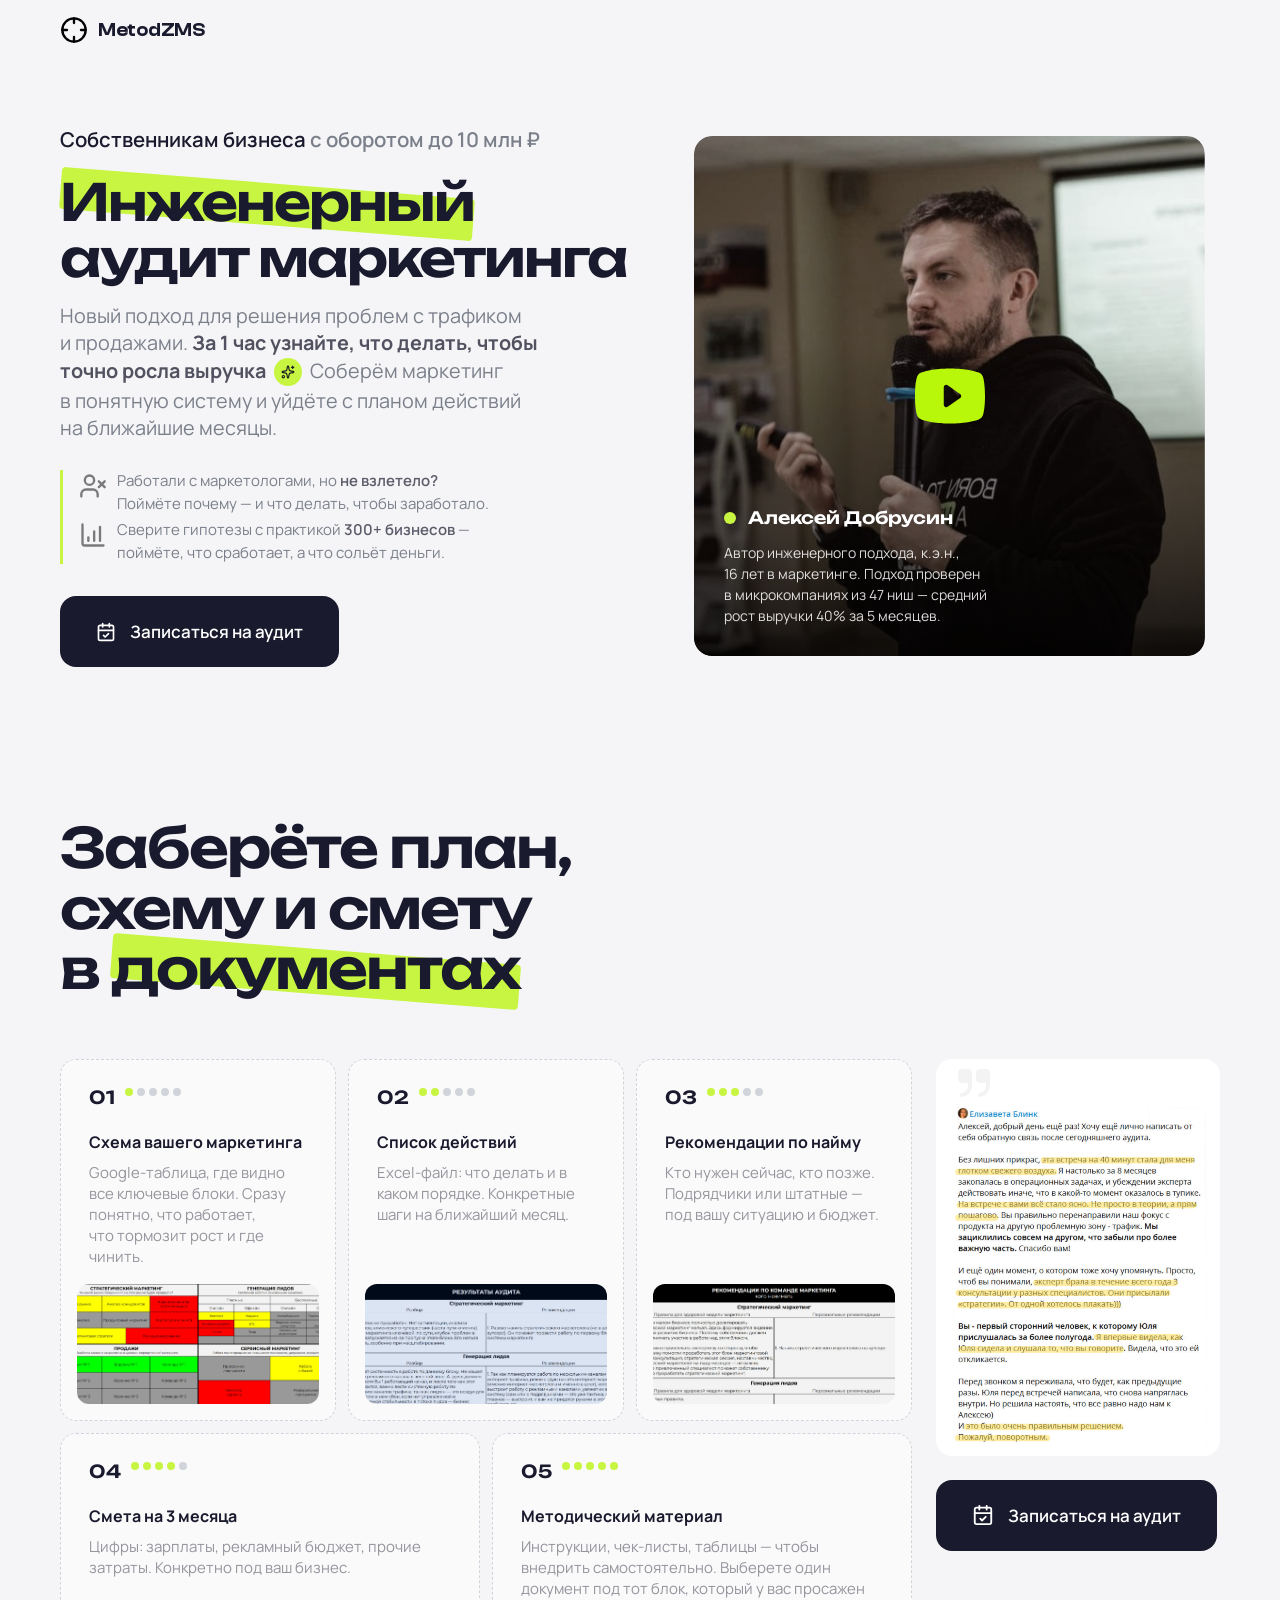
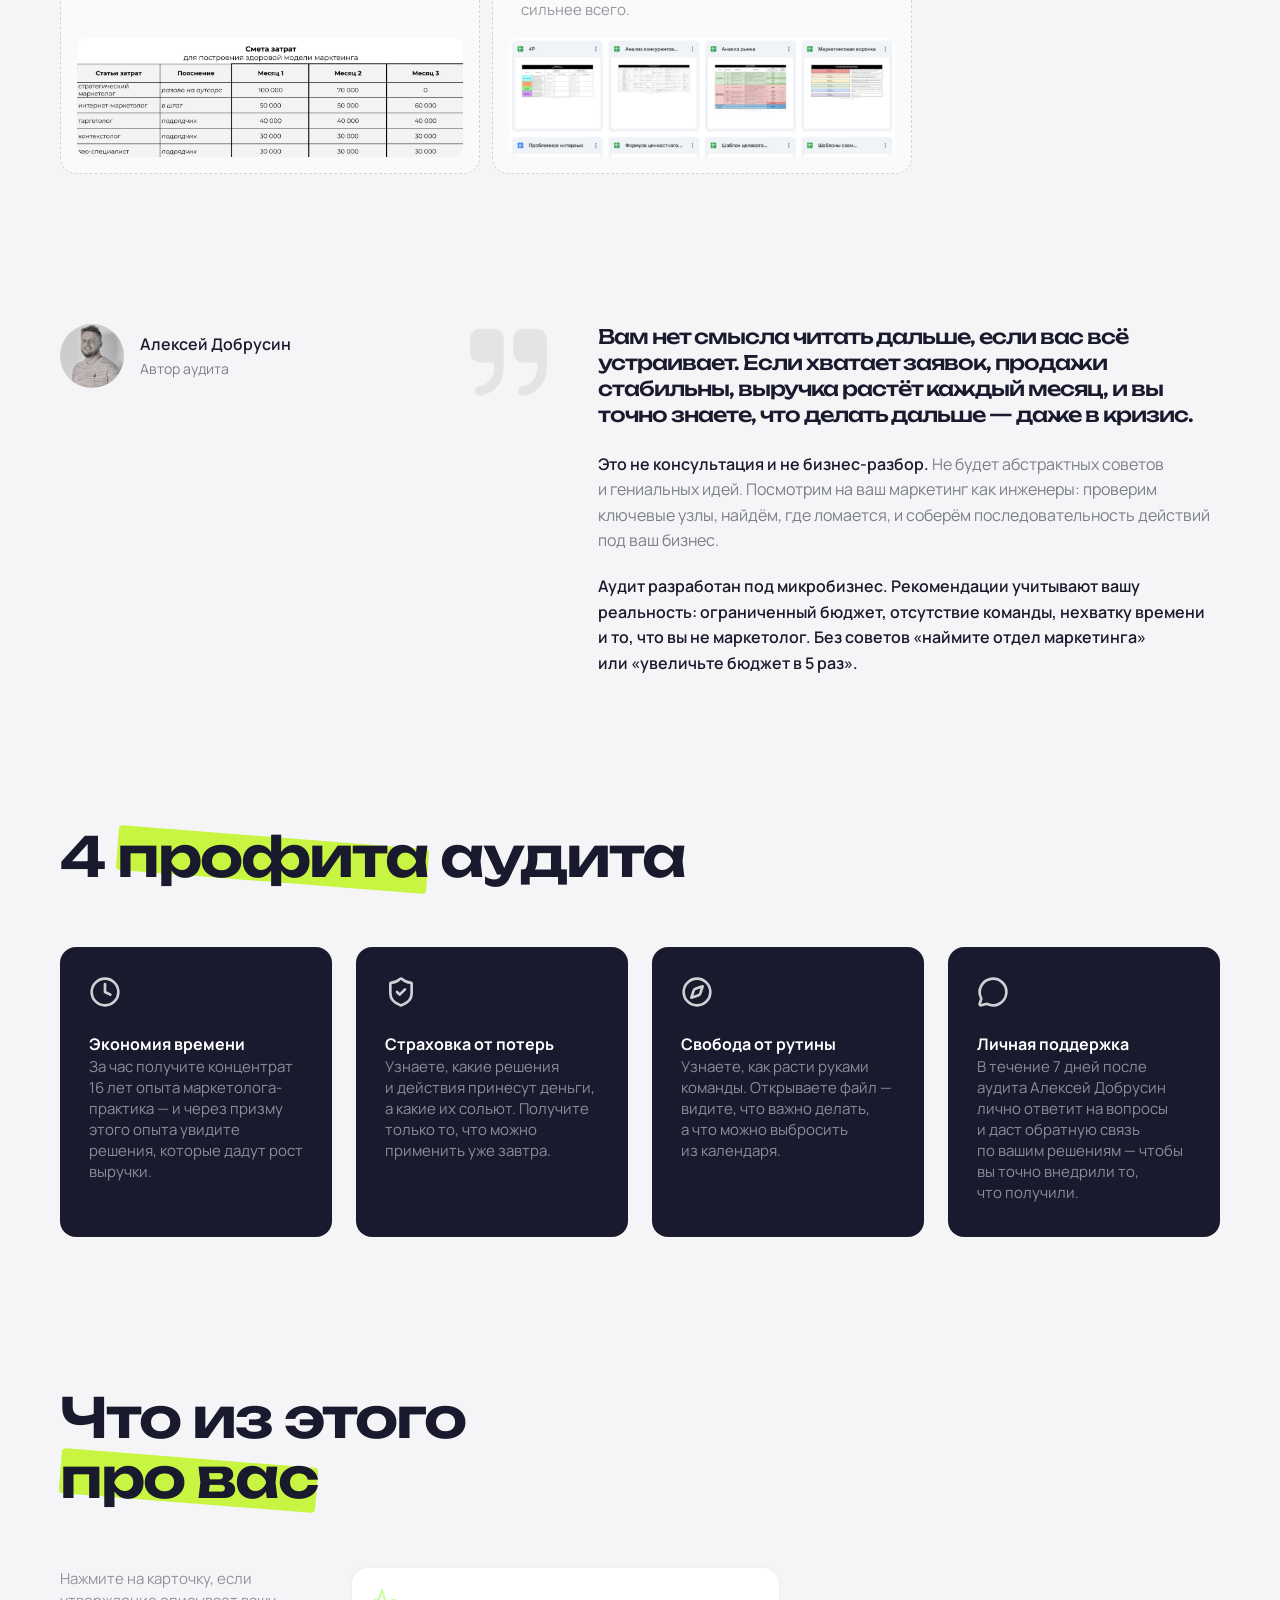
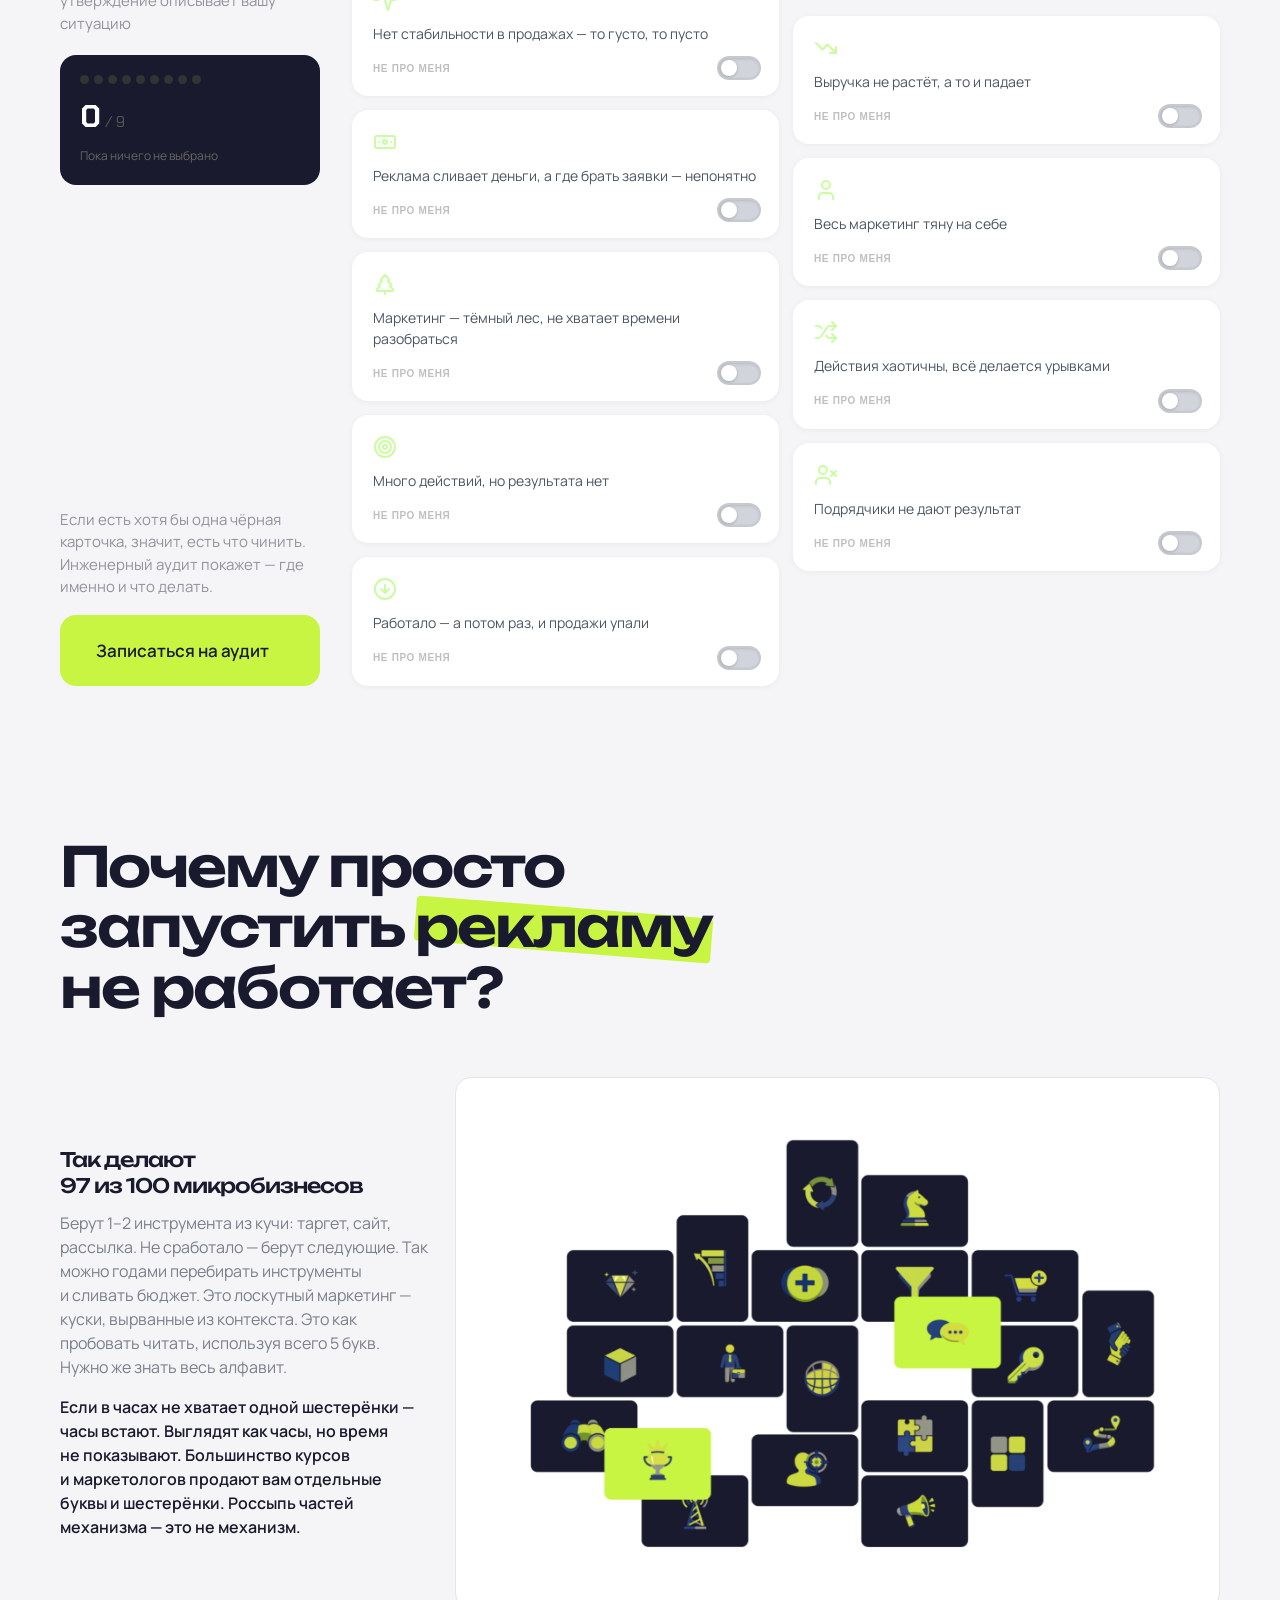
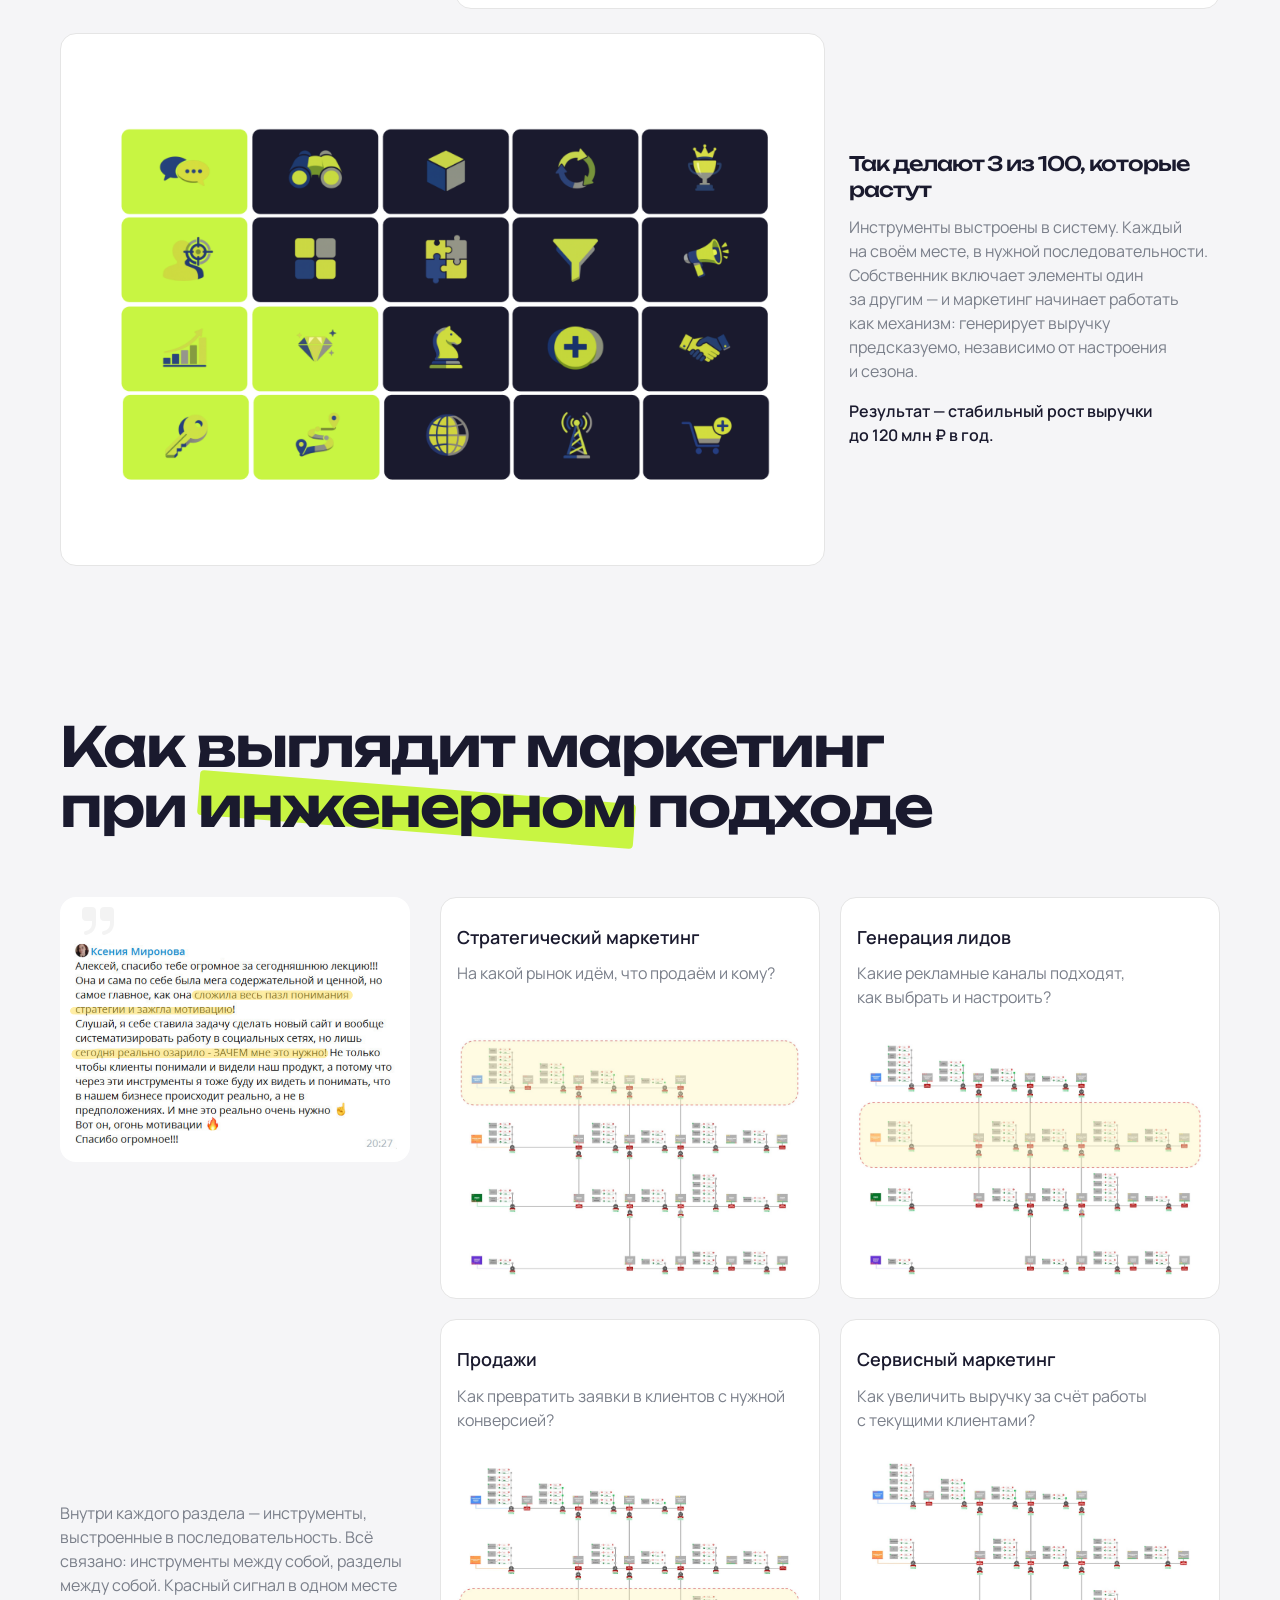
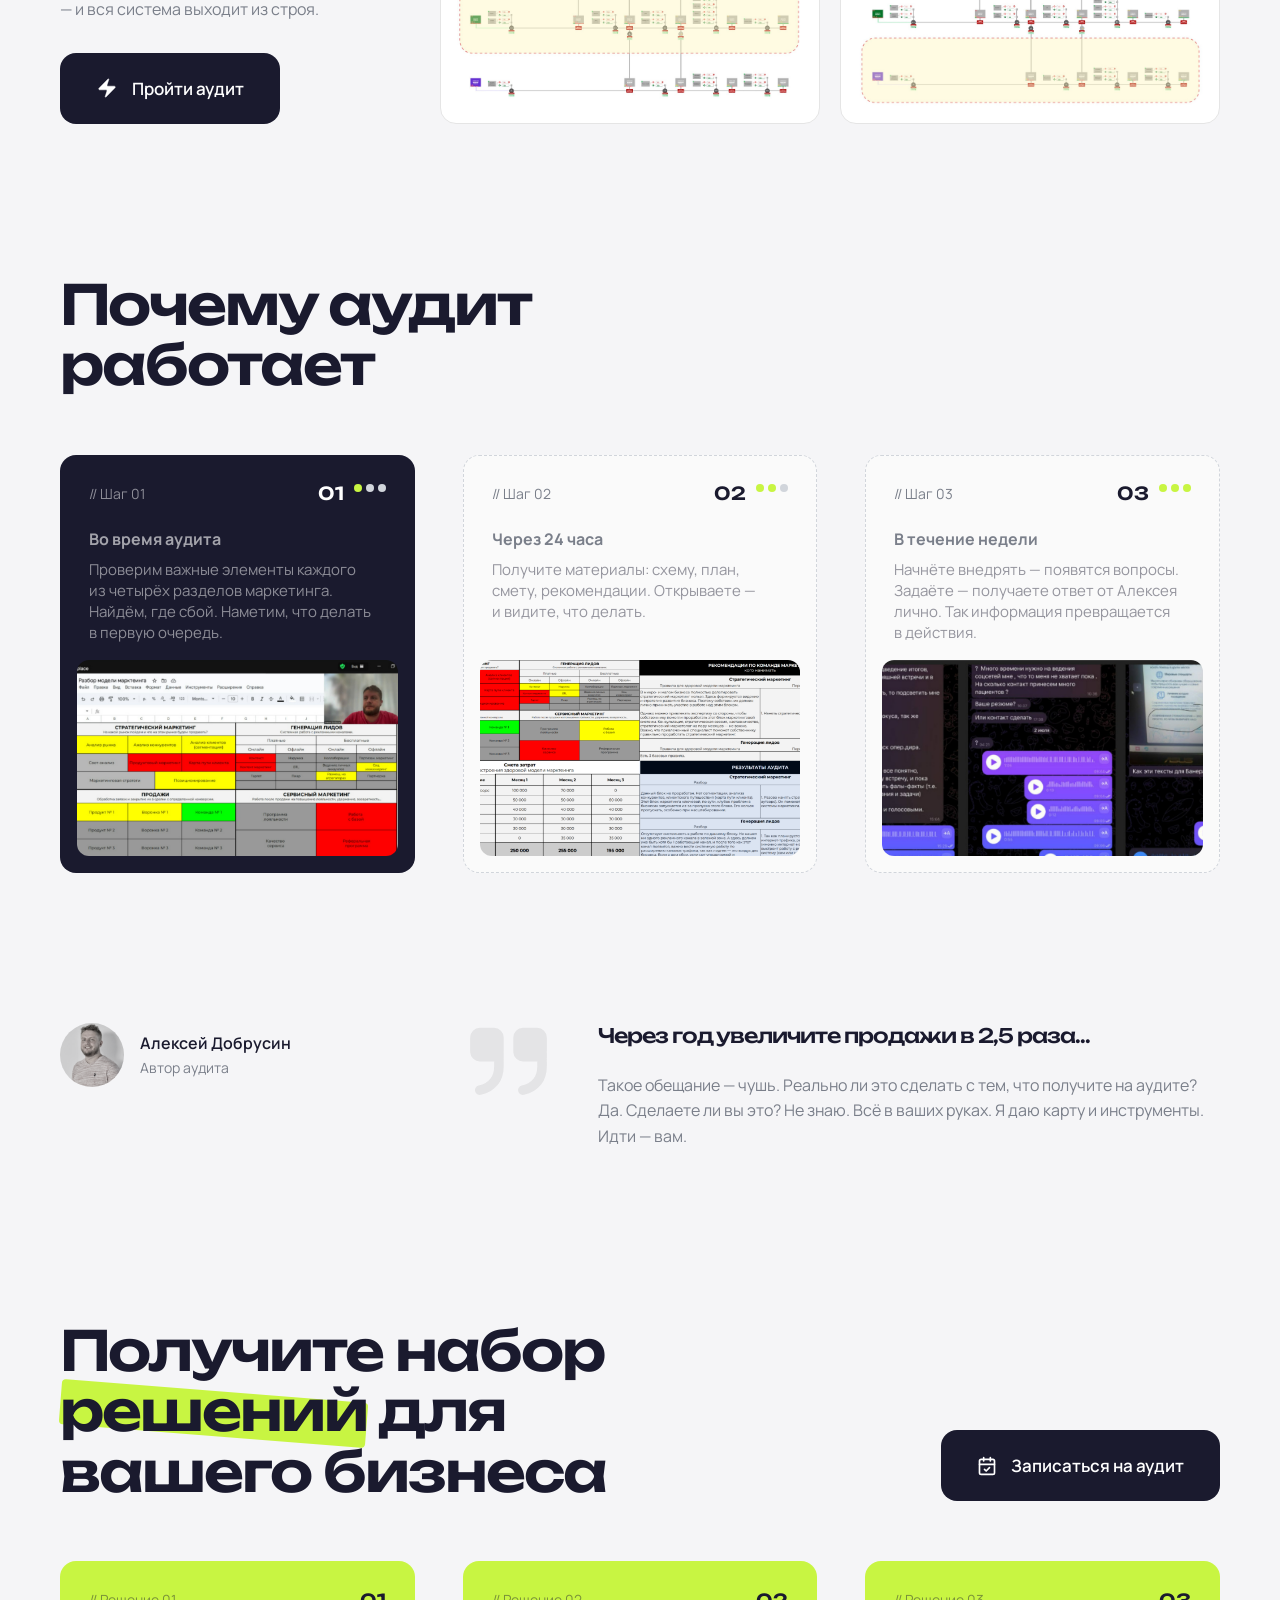
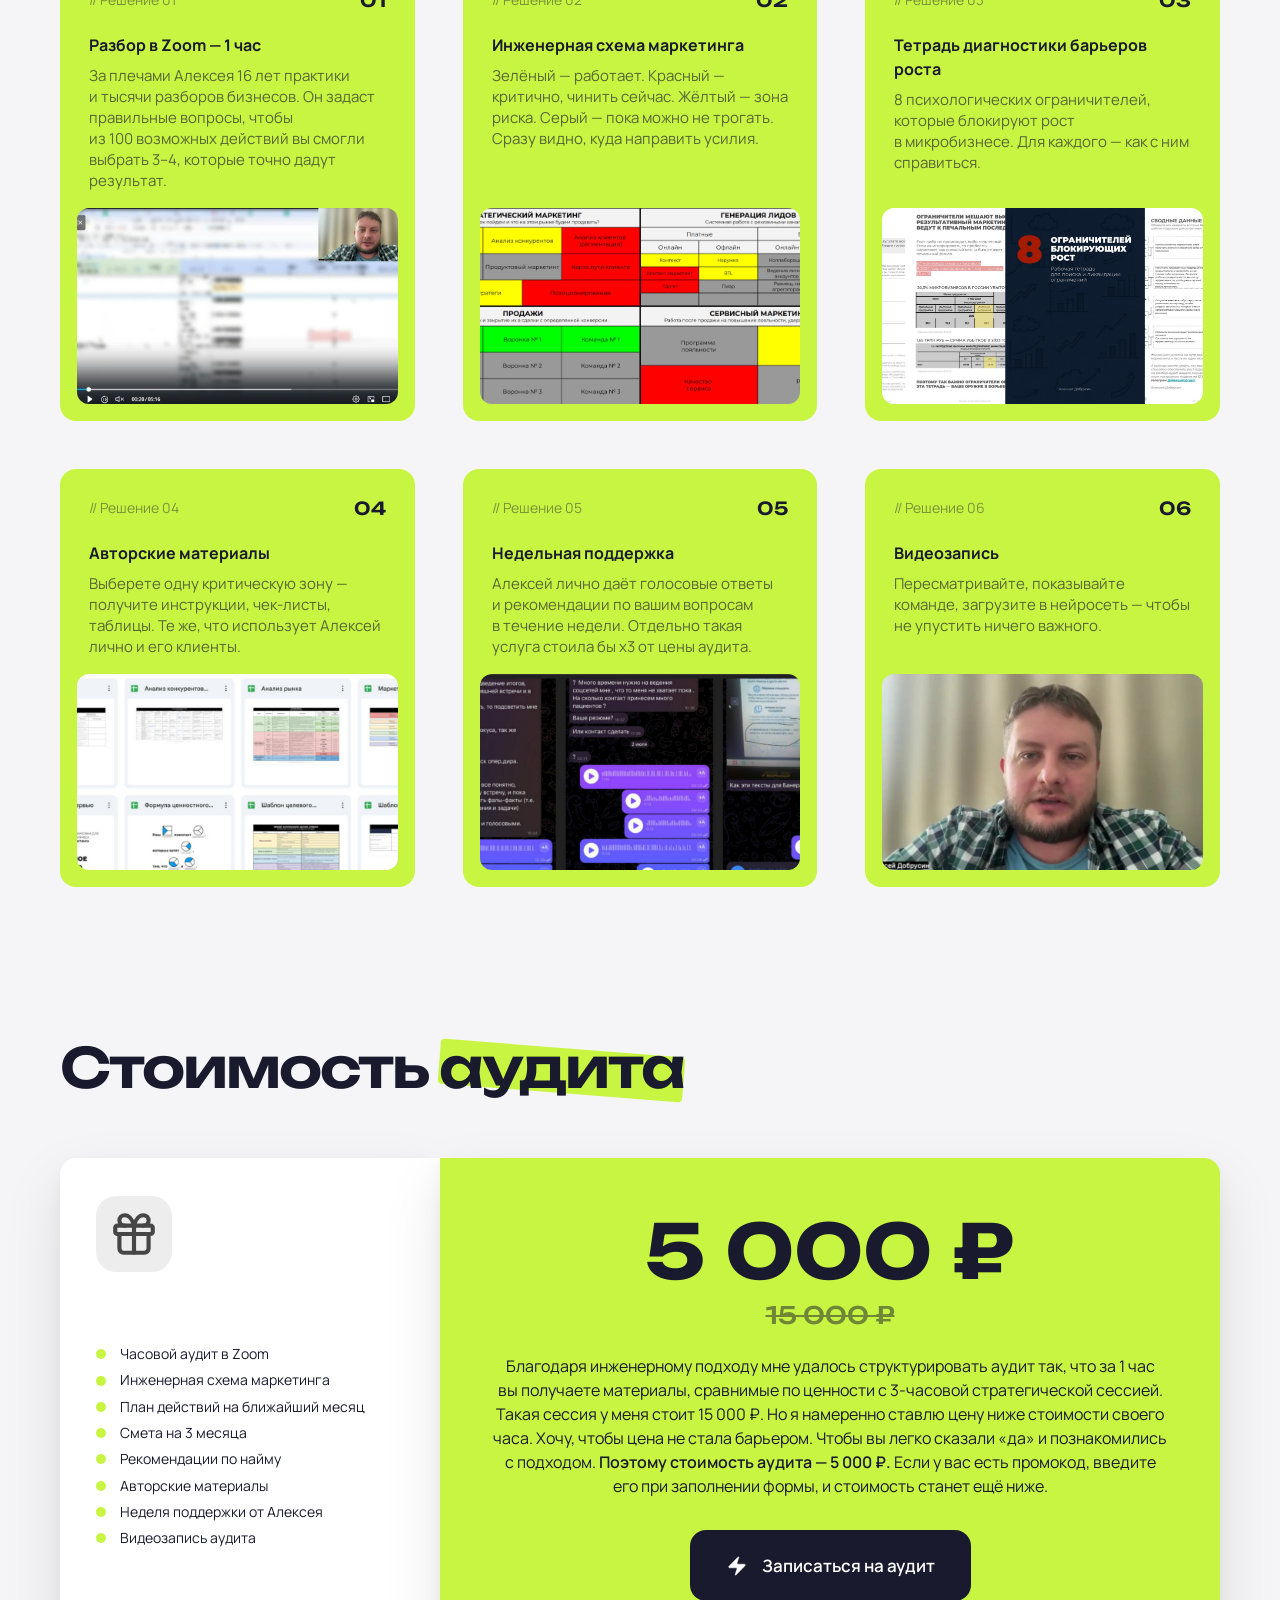
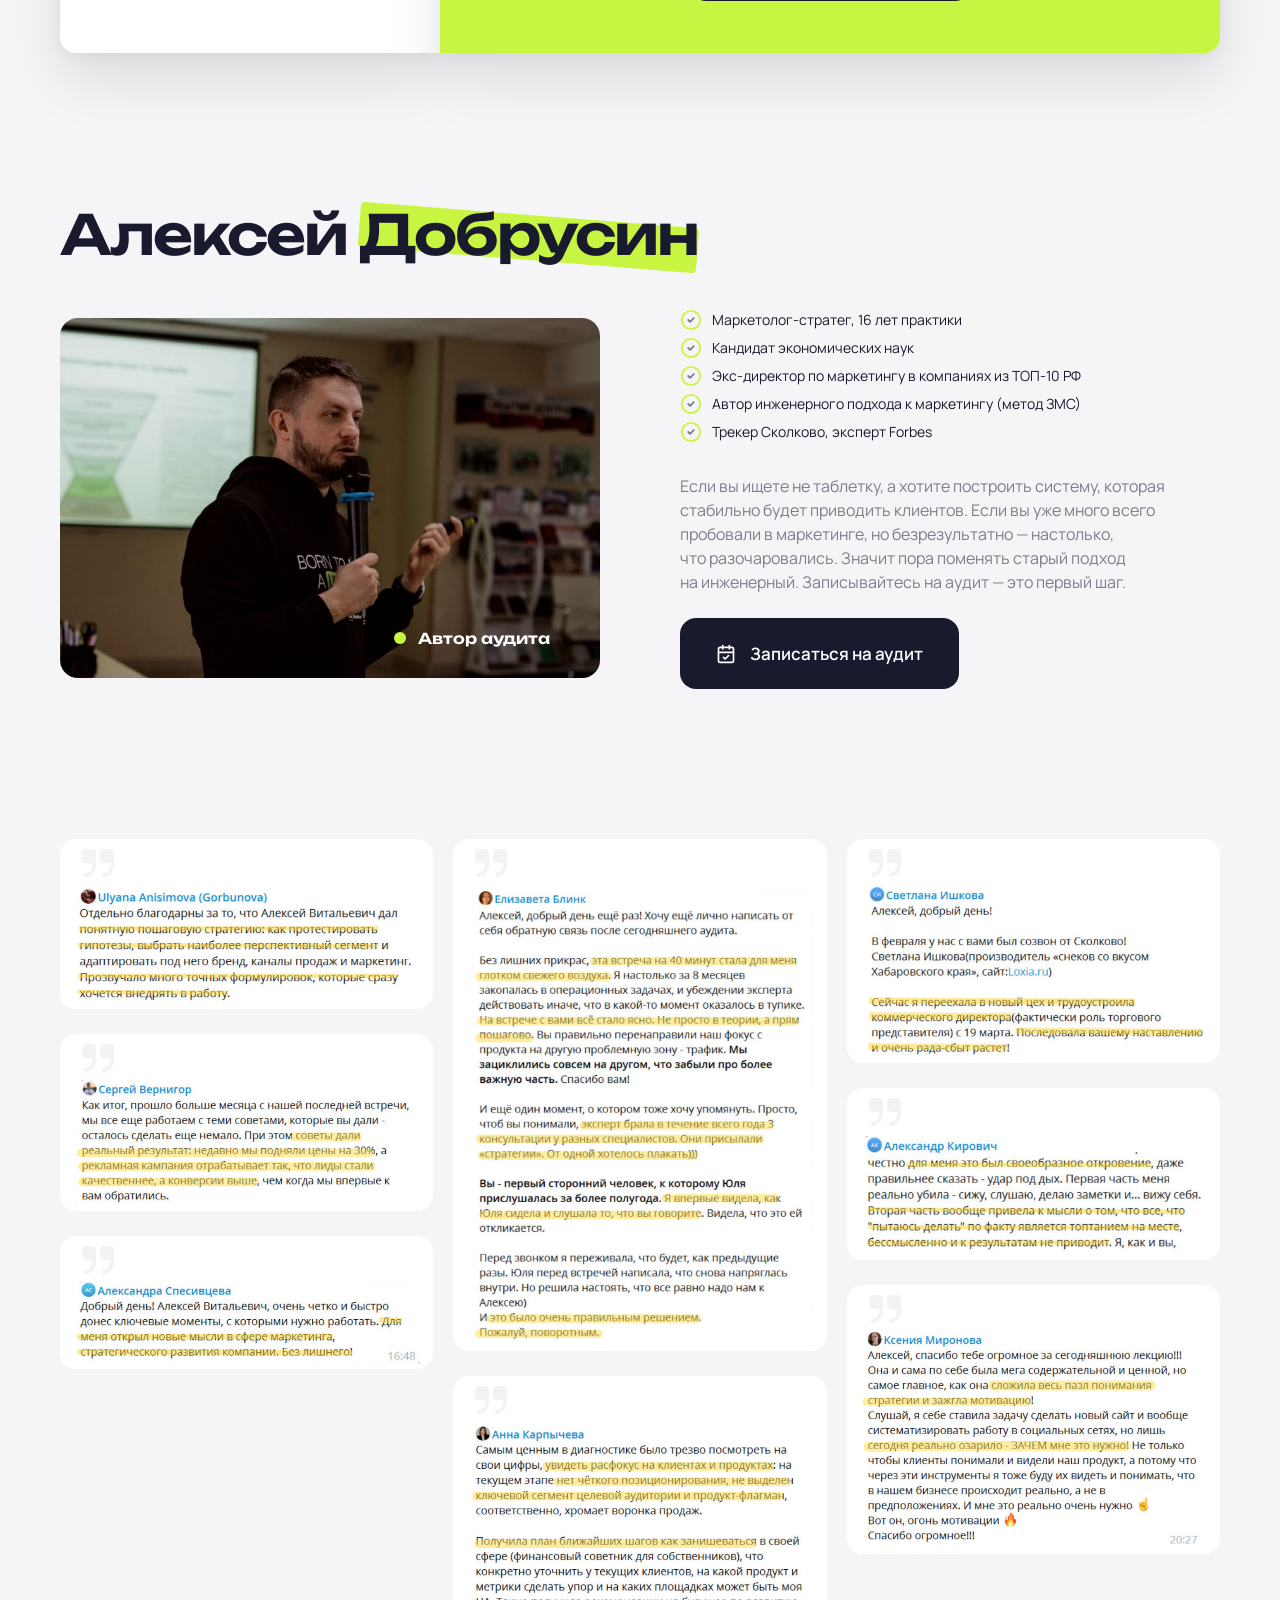
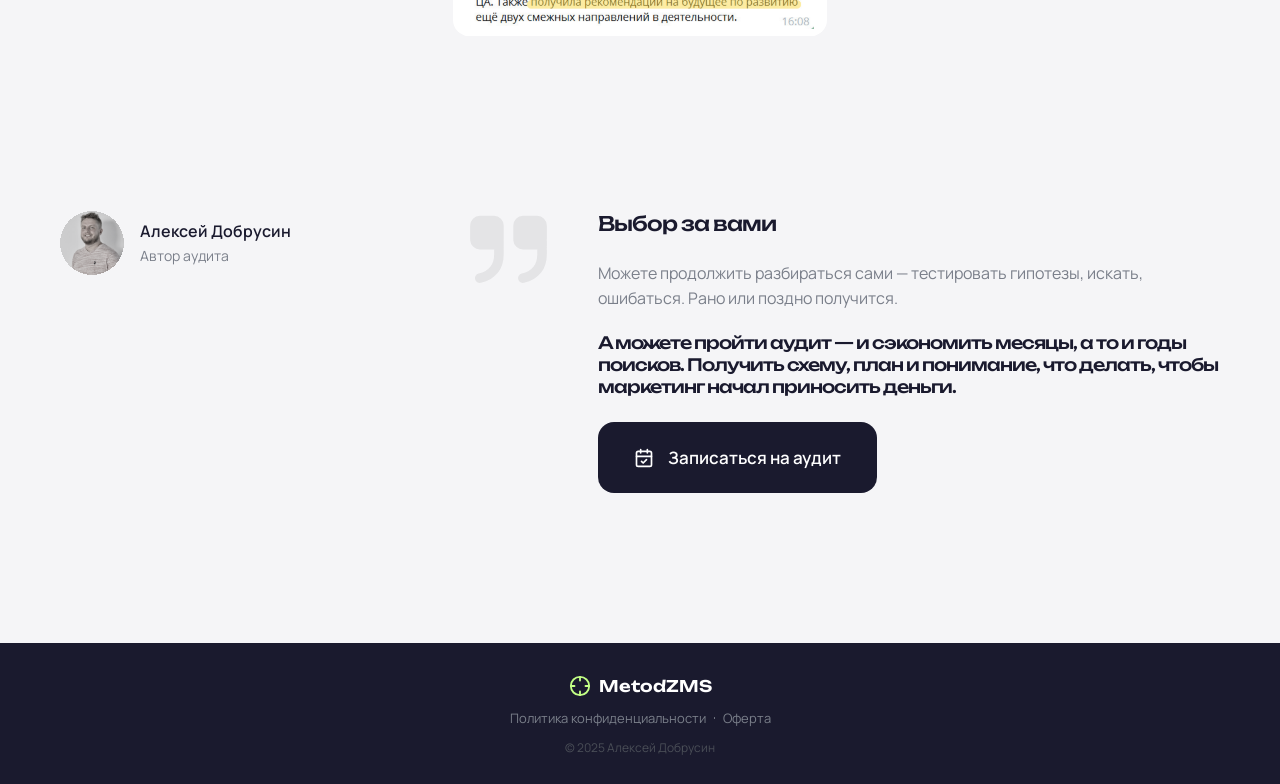
<file: index.html>
<!DOCTYPE html>
<html lang="en">
<head>
    <meta charset="UTF-8">
    <meta name="viewport" content="width=device-width, initial-scale=1.0">
    <title>Метод ZMS</title>
    <link rel="icon" href="assets/icons/crosshair.svg" type="image/svg+xml">
    <link rel="preconnect" href="https://fonts.googleapis.com">
    <link rel="preconnect" href="https://fonts.gstatic.com" crossorigin>
    <link href="https://fonts.googleapis.com/css2?family=Chakra+Petch:wght@300;400;500;600;700&family=Manrope:wght@300;400;500;600;700&family=Unbounded:wght@300;400;500;600;700&display=swap" rel="stylesheet">
    <link rel="stylesheet" href="styles.css">
<!-- Yandex.Metrika counter -->
<script type="text/javascript">
    (function(m,e,t,r,i,k,a){
        m[i]=m[i]||function(){(m[i].a=m[i].a||[]).push(arguments)};
        m[i].l=1*new Date();
        for (var j = 0; j < document.scripts.length; j++) {if (document.scripts[j].src === r) { return; }}
        k=e.createElement(t),a=e.getElementsByTagName(t)[0],k.async=1,k.src=r,a.parentNode.insertBefore(k,a)
    })(window, document,'script','https://mc.yandex.ru/metrika/tag.js?id=109056372', 'ym');
    ym(109056372, 'init', {ssr:true, webvisor:true, clickmap:true, ecommerce:"dataLayer", referrer: document.referrer, url: location.href, accurateTrackBounce:true, trackLinks:true});
</script>
<noscript><div><img src="https://mc.yandex.ru/watch/109056372" style="position:absolute; left:-9999px;" alt="" /></div></noscript>
<!-- /Yandex.Metrika counter -->
</head>
<body>
    <!-- Navigation -->
    <nav class="navbar">
        <div class="nav-container">
            <div class="nav-left">
                <a href="#" class="logo">
                    <img src="assets/icons/crosshair.svg" alt="" class="logo-icon-img" width="28" height="28">
                    <span class="logo-text">MetodZMS</span>
                </a>
                <div class="nav-links">
                </div>
            </div>
            <div class="nav-right">
            </div>
        </div>
    </nav>

    <!-- Hero Section -->
    <section class="hero">
        <div class="hero-container">
            <div class="hero-left">
                <p class="hero-supra">Собственникам бизнеса <span class="supra-gray">с оборотом до 10 млн ₽</span></p>
                <h1 class="hero-title"><span class="highlight-lime">Инженерный</span> аудит маркетинга</h1>
                <p class="hero-subtitle">Новый подход для решения проблем с трафиком и продажами. <span style="font-weight: 700; color: rgba(26, 26, 46, 0.75);">За 1 час узнайте, что делать, чтобы точно росла выручка</span><span class="subtitle-icon"><img src="assets/icons/sparkles.svg" alt=""></span>Соберём маркетинг в понятную систему и уйдёте с планом действий на ближайшие месяцы.</p>
                <div class="hero-descriptor-inline variant-stripe">
                    <p class="hero-descriptor-line">
                        <img src="assets/icons/user-x.svg" alt="" class="descriptor-icon" width="28" height="28">
                        <span>Работали с маркетологами, но <span class="highlight-accent">не взлетело?</span> Поймёте почему — и что делать, чтобы заработало.</span>
                    </p>
                    <p class="hero-descriptor-line">
                        <img src="assets/icons/chart-column-increasing.svg" alt="" class="descriptor-icon" width="28" height="28">
                        <span>Сверите гипотезы с практикой <span class="highlight-accent">300+ бизнесов</span> — поймёте, что сработает, а что сольёт деньги.</span>
                    </p>
                </div>
                <div class="hero-buttons">
                    <a href="#finalSection" class="btn-primary scroll-to-final">
                        <img src="assets/icons/calendar-check.svg" alt="" class="btn-icon btn-icon-white" width="20" height="20">
                        <span>Записаться на аудит</span>
                    </a>
                </div>
            </div>
            <div class="hero-right">
                <div class="hero-photo-block">
                    <img src="assets/images/ad_z.jpg" alt="Алексей Добрусин" class="hero-photo">
                    <div class="hero-photo-gradient"></div>
                    <div class="hero-play-button" id="heroPlayButton">
                        <img src="assets/icons/youtube-logo-fill.svg" alt="Воспроизвести">
                    </div>
                    <div class="hero-photo-overlay">
                        <div class="hero-photo-header">
                            <div class="hero-pulse-dot">
                                <div class="hero-pulse-wave"></div>
                                <div class="hero-pulse-wave hero-pulse-wave-delayed"></div>
                            </div>
                            <span class="hero-photo-name">Алексей Добрусин</span>
                        </div>
                        <p class="hero-photo-desc">Автор инженерного подхода, к.э.н., 16 лет в маркетинге. Подход проверен в микрокомпаниях из 47 ниш — средний рост выручки 40% за 5 месяцев.</p>
                    </div>
                </div>
            </div>
        </div>
    </section>

    <!-- Section 2: Documents -->
    <section class="steps-section">
        <div class="steps-container">
            <div class="steps-header">
                <div class="steps-header-left">
                    <h2 class="steps-title">Заберёте план,<br>схему и смету<br>в <span class="highlight-lime">документах</span></h2>
                </div>
            </div>
            <div class="steps-layout steps-layout-v2">
                <div class="steps-grid steps-grid-docs-v2">
                    <!-- Card 1 -->
                    <div class="step-card">
                        <div class="step-card-corner step-card-corner-tl"></div>
                        <div class="step-card-corner step-card-corner-tr"></div>
                        <div class="step-card-corner step-card-corner-bl"></div>
                        <div class="step-card-corner step-card-corner-br"></div>
                        <div class="step-card-header">

                            <div class="step-number-wrap">
                                <span class="step-number">01</span>
                                <span class="step-dots">
                                    <span class="step-dot active"></span>
                                    <span class="step-dot"></span>
                                    <span class="step-dot"></span>
                                    <span class="step-dot"></span>
                                    <span class="step-dot"></span>
                                </span>
                            </div>
                        </div>
                        <p class="step-card-text"><strong>Схема вашего маркетинга</strong></p>
                        <p class="step-card-desc">Google-таблица, где видно все ключевые блоки. Сразу понятно, что работает, что тормозит рост и где чинить.</p>
                        <div class="step-card-image-docs">
                            <img src="assets/images/karta.jpg" alt="Схема маркетинга">
                        </div>
                    </div>
                    <!-- Card 2 -->
                    <div class="step-card">
                        <div class="step-card-corner step-card-corner-tl"></div>
                        <div class="step-card-corner step-card-corner-tr"></div>
                        <div class="step-card-corner step-card-corner-bl"></div>
                        <div class="step-card-corner step-card-corner-br"></div>
                        <div class="step-card-header">

                            <div class="step-number-wrap">
                                <span class="step-number">02</span>
                                <span class="step-dots">
                                    <span class="step-dot active"></span>
                                    <span class="step-dot active"></span>
                                    <span class="step-dot"></span>
                                    <span class="step-dot"></span>
                                    <span class="step-dot"></span>
                                </span>
                            </div>
                        </div>
                        <p class="step-card-text"><strong>Список действий</strong></p>
                        <p class="step-card-desc">Excel-файл: что делать и в каком порядке. Конкретные шаги на ближайший месяц.</p>
                        <div class="step-card-image-docs">
                            <img src="assets/images/rekomend.jpg" alt="Список действий">
                        </div>
                    </div>
                    <!-- Card 3 -->
                    <div class="step-card">
                        <div class="step-card-corner step-card-corner-tl"></div>
                        <div class="step-card-corner step-card-corner-tr"></div>
                        <div class="step-card-corner step-card-corner-bl"></div>
                        <div class="step-card-corner step-card-corner-br"></div>
                        <div class="step-card-header">

                            <div class="step-number-wrap">
                                <span class="step-number">03</span>
                                <span class="step-dots">
                                    <span class="step-dot active"></span>
                                    <span class="step-dot active"></span>
                                    <span class="step-dot active"></span>
                                    <span class="step-dot"></span>
                                    <span class="step-dot"></span>
                                </span>
                            </div>
                        </div>
                        <p class="step-card-text"><strong>Рекомендации по найму</strong></p>
                        <p class="step-card-desc">Кто нужен сейчас, кто позже. Подрядчики или штатные — под вашу ситуацию и бюджет.</p>
                        <div class="step-card-image-docs">
                            <img src="assets/images/komanda.jpg" alt="Рекомендации по найму">
                        </div>
                    </div>
                    <!-- Card 4 (wide - spans 1.5 cols) -->
                    <div class="step-card step-card-wide-v2">
                        <div class="step-card-corner step-card-corner-tl"></div>
                        <div class="step-card-corner step-card-corner-tr"></div>
                        <div class="step-card-corner step-card-corner-bl"></div>
                        <div class="step-card-corner step-card-corner-br"></div>
                        <div class="step-card-header">

                            <div class="step-number-wrap">
                                <span class="step-number">04</span>
                                <span class="step-dots">
                                    <span class="step-dot active"></span>
                                    <span class="step-dot active"></span>
                                    <span class="step-dot active"></span>
                                    <span class="step-dot active"></span>
                                    <span class="step-dot"></span>
                                </span>
                            </div>
                        </div>
                        <p class="step-card-text"><strong>Смета на 3 месяца</strong></p>
                        <p class="step-card-desc">Цифры: зарплаты, рекламный бюджет, прочие затраты. Конкретно под ваш бизнес.</p>
                        <div class="step-card-image-docs">
                            <img src="assets/images/smeta.jpg" alt="Смета на 3 месяца">
                        </div>
                    </div>
                    <!-- Card 5 (wide - spans 1.5 cols) -->
                    <div class="step-card step-card-wide-v2">
                        <div class="step-card-corner step-card-corner-tl"></div>
                        <div class="step-card-corner step-card-corner-tr"></div>
                        <div class="step-card-corner step-card-corner-bl"></div>
                        <div class="step-card-corner step-card-corner-br"></div>
                        <div class="step-card-header">

                            <div class="step-number-wrap">
                                <span class="step-number">05</span>
                                <span class="step-dots">
                                    <span class="step-dot active"></span>
                                    <span class="step-dot active"></span>
                                    <span class="step-dot active"></span>
                                    <span class="step-dot active"></span>
                                    <span class="step-dot active"></span>
                                </span>
                            </div>
                        </div>
                        <p class="step-card-text"><strong>Методический материал</strong></p>
                        <p class="step-card-desc">Инструкции, чек-листы, таблицы — чтобы внедрить самостоятельно. Выберете один документ под тот блок, который у вас просажен сильнее всего.</p>
                        <div class="step-card-image-docs">
                            <img src="assets/images/materials.jpg" alt="Методический материал">
                        </div>
                    </div>
                </div>
                <div class="steps-review">
                    <div class="review-card review-card-light review-card-accent">
                        <div class="review-quote-icon">
                            <img src="assets/icons/quote-tabler.svg?v=5" alt="" width="48" height="30">
                        </div>
                        <img src="assets/images/o_7.png" alt="Отзыв" class="review-image">
                    </div>
                    <a href="#finalSection" class="btn-primary scroll-to-final">
                        <img src="assets/icons/calendar-check.svg" alt="" class="btn-icon btn-icon-white" width="22" height="22">
                        <span>Записаться на аудит</span>
                    </a>
                </div>
            </div>
        </div>
    </section>

    <!-- Section 3: Author Quote -->
    <section class="author-quote-section">
        <div class="author-quote-container">
            <div class="author-quote-left">
                <div class="author-avatar">
                    <img src="assets/images/AD_1.jpg" alt="Алексей Добрусин">
                </div>
                <div class="author-info">
                    <p class="author-name">Алексей Добрусин</p>
                    <p class="author-role">Автор аудита</p>
                </div>
            </div>
            <div class="author-quote-right">
                <div class="quote-mark">
                    <img src="assets/icons/quote-tabler.svg?v=4" alt="" width="115" height="72">
                </div>
                <div class="quote-text-content">
                    <h2 class="author-quote-heading">Вам нет смысла читать дальше, если вас всё устраивает. Если хватает заявок, продажи стабильны, выручка растёт каждый месяц, и вы точно знаете, что делать дальше — даже в кризис.</h2>
                    <p class="author-quote-text"><span style="font-weight: 600; color: #1a1a2e;">Это не консультация и не бизнес-разбор.</span> Не будет абстрактных советов и гениальных идей. Посмотрим на ваш маркетинг как инженеры: проверим ключевые узлы, найдём, где ломается, и соберём последовательность действий под ваш бизнес.</p>
                    <p class="author-quote-final"><span style="font-weight: 600; color: #1a1a2e;">Аудит разработан под микробизнес.</span> Рекомендации учитывают вашу реальность: ограниченный бюджет, отсутствие команды, нехватку времени и то, что вы не маркетолог. Без советов «наймите отдел маркетинга» или «увеличьте бюджет в&nbsp;5&nbsp;раз».</p>
                </div>
            </div>
        </div>
    </section>

    <!-- Section 3: Desires (For whom) -->
    <section class="steps-section">
        <div class="steps-container">
            <div class="steps-header">
                <div class="steps-header-left">
                    <h2 class="steps-title">4 <span class="highlight-lime">профита</span> аудита</h2>
                </div>
            </div>
            <div class="steps-grid steps-grid-4">
                <!-- Card 1 -->
                <div class="step-card">
                    <div class="step-card-corner step-card-corner-tl"></div>
                    <div class="step-card-corner step-card-corner-tr"></div>
                    <div class="step-card-corner step-card-corner-bl"></div>
                    <div class="step-card-corner step-card-corner-br"></div>
                    <div class="step-card-header">
                        <img src="assets/icons/clock.svg" alt="" class="step-card-icon">
                    </div>
                    <p class="step-card-text"><strong>Экономия времени</strong></p>
                    <p class="step-card-desc">За час получите концентрат 16&nbsp;лет опыта маркетолога-практика — и&nbsp;через призму этого опыта увидите решения, которые дадут рост выручки.</p>
                </div>
                <!-- Card 2 -->
                <div class="step-card">
                    <div class="step-card-corner step-card-corner-tl"></div>
                    <div class="step-card-corner step-card-corner-tr"></div>
                    <div class="step-card-corner step-card-corner-bl"></div>
                    <div class="step-card-corner step-card-corner-br"></div>
                    <div class="step-card-header">
                        <img src="assets/icons/shield-check.svg" alt="" class="step-card-icon">
                    </div>
                    <p class="step-card-text"><strong>Страховка от потерь</strong></p>
                    <p class="step-card-desc">Узнаете, какие решения и&nbsp;действия принесут деньги, а&nbsp;какие их&nbsp;сольют. Получите только то, что можно применить уже завтра.</p>
                </div>
                <!-- Card 3 -->
                <div class="step-card">
                    <div class="step-card-corner step-card-corner-tl"></div>
                    <div class="step-card-corner step-card-corner-tr"></div>
                    <div class="step-card-corner step-card-corner-bl"></div>
                    <div class="step-card-corner step-card-corner-br"></div>
                    <div class="step-card-header">
                        <img src="assets/icons/compass.svg" alt="" class="step-card-icon">
                    </div>
                    <p class="step-card-text"><strong>Свобода от рутины</strong></p>
                    <p class="step-card-desc">Узнаете, как расти руками команды. Открываете файл — видите, что важно делать, а&nbsp;что можно выбросить из&nbsp;календаря.</p>
                </div>
                <!-- Card 4 -->
                <div class="step-card">
                    <div class="step-card-corner step-card-corner-tl"></div>
                    <div class="step-card-corner step-card-corner-tr"></div>
                    <div class="step-card-corner step-card-corner-bl"></div>
                    <div class="step-card-corner step-card-corner-br"></div>
                    <div class="step-card-header">
                        <img src="assets/icons/message-circle.svg" alt="" class="step-card-icon">
                    </div>
                    <p class="step-card-text"><strong>Личная поддержка</strong></p>
                    <p class="step-card-desc">В&nbsp;течение 7&nbsp;дней после аудита Алексей Добрусин лично ответит на&nbsp;вопросы и&nbsp;даст обратную связь по&nbsp;вашим решениям — чтобы вы&nbsp;точно внедрили то, что получили.</p>
                </div>
            </div>
        </div>
    </section>

    <!-- Section 4: Diagnostic Toggles -->
    <section class="diag-section">
        <!-- Title above everything -->
        <div class="diag-header">
            <h2 class="diag-title">Что из этого<br><span class="highlight-lime nowrap">про вас</span></h2>
        </div>

        <p class="diag-subtitle-mobile">Нажмите на карточку, если утверждение описывает вашу ситуацию</p>

        <div class="diag-container">
            <!-- Sidebar column (desktop only) -->
            <div class="diag-sidebar-col">
                <div class="diag-sidebar-scroll">
                    <div class="diag-sidebar">
                        <p class="diag-subtitle">Нажмите на карточку, если утверждение описывает вашу ситуацию</p>
                        <div class="diag-counter" id="diagCounterDesktop">
                            <div class="diag-dots" id="diagDotsDesktop"></div>
                            <div class="diag-count"><span class="diag-count-num" id="diagCountNumDesktop">0</span><span class="diag-count-total"> / 9</span></div>
                            <p class="diag-status" id="diagStatusDesktop">Пока ничего не выбрано</p>
                        </div>
                    </div>
                </div>
                <p class="diag-note">Если есть хотя бы одна чёрная карточка, значит, есть что чинить. Инженерный аудит покажет&nbsp;— где именно и&nbsp;что делать.</p>
                <a href="#finalSection" class="btn-primary diag-btn scroll-to-final">Записаться на аудит</a>
            </div>

            <!-- Cards grid: 2 staggered columns -->
            <div class="diag-cards">
                <div class="diag-col diag-col-left" id="diagColLeft"></div>
                <div class="diag-col diag-col-right" id="diagColRight"></div>
            </div>
        </div>

        <!-- Mobile counter (below cards, full width) -->
        <div class="diag-counter diag-counter-mobile" id="diagCounterMobile">
            <div class="diag-dots" id="diagDotsMobile"></div>
            <div class="diag-count"><span class="diag-count-num" id="diagCountNumMobile">0</span><span class="diag-count-total"> / 9</span></div>
            <p class="diag-status" id="diagStatusMobile">Пока ничего не выбрано</p>
        </div>
        <p class="diag-note diag-note-mobile">Если есть хотя бы одна чёрная карточка, значит, есть что чинить. Инженерный аудит покажет&nbsp;— где именно и&nbsp;что делать.</p>
        <a href="#finalSection" class="btn-primary diag-btn diag-btn-mobile scroll-to-final">Записаться на аудит</a>
    </section>

    <!-- Section 5: Showcase -->
    <section class="showcase-section">
        <div class="showcase-container">
            <h2 class="showcase-title">Почему просто<br>запустить <span class="highlight-lime">рекламу</span><br>не работает?</h2>
            <div class="showcase-grid">
                <!-- Card 1: только текст (без карточки) -->
                <div class="showcase-text-block">
                    <h3 class="showcase-card-heading">Так делают 97 из 100 микробизнесов</h3>
                    <p class="showcase-card-text">Берут 1–2 инструмента из кучи: таргет, сайт, рассылка. Не сработало — берут следующие. Так можно годами перебирать инструменты и сливать бюджет. Это лоскутный маркетинг — куски, вырванные из контекста. Это как пробовать читать, используя всего 5 букв. Нужно же знать весь алфавит.</p>
                    <p class="showcase-card-text" style="margin-top: 16px; color: #1a1a2e; font-weight: 600;">Если в часах не хватает одной шестерёнки — часы встают. Выглядят как часы, но время не показывают. Большинство курсов и маркетологов продают вам отдельные буквы и шестерёнки. Россыпь частей механизма — это не механизм.</p>
                </div>
                <!-- Card 2: изображение X -->
                <div class="showcase-card">
                    <img src="assets/images/x.png" alt="Инструменты без системы" class="showcase-card-image">
                </div>
                <!-- Card 3: изображение P -->
                <div class="showcase-card">
                    <img src="assets/images/p.png" alt="Система инструментов" class="showcase-card-image">
                </div>
                <!-- Card 4: только текст (без карточки) -->
                <div class="showcase-text-block">
                    <h3 class="showcase-card-heading">Так делают 3 из 100, которые растут</h3>
                    <p class="showcase-card-text">Инструменты выстроены в систему. Каждый на своём месте, в нужной последовательности. Собственник включает элементы один за другим — и маркетинг начинает работать как механизм: генерирует выручку предсказуемо, независимо от настроения и сезона.</p>
                    <p class="showcase-card-text" style="margin-top: 16px; color: #1a1a2e; font-weight: 600;">Результат — стабильный рост выручки до 120 млн ₽ в год.</p>
                </div>
            </div>
        </div>
    </section>

    <!-- Section 6: Features (Структура маркетинга) -->
    <section class="features-section">
        <div class="features-container">
            <h2 class="features-title">Как выглядит маркетинг<br>при <span class="highlight-lime">инженерном</span> подходе</h2>
            <div class="features-body">
                <div class="features-left">
                    <div class="steps-review">
                        <div class="review-card review-card-light review-card-accent">
                            <div class="review-quote-icon">
                                <img src="assets/icons/quote-tabler.svg?v=5" alt="" width="48" height="30">
                            </div>
                            <img src="assets/images/o_8.png" alt="Отзыв" class="review-image">
                        </div>
                    </div>
                    <p class="features-desc">Внутри каждого раздела — инструменты, выстроенные в последовательность. Всё связано: инструменты между собой, разделы между собой. Красный сигнал в одном месте — и вся система выходит из строя.</p>
                    <a href="#finalSection" class="btn-primary scroll-to-final">
                        <img src="assets/icons/zap.svg" alt="" class="btn-icon btn-icon-white" width="22" height="22">
                        <span>Пройти аудит</span>
                    </a>
                </div>
                <div class="features-grid">
                <div class="feature-card">
                    <h3 class="feature-card-title">Стратегический маркетинг</h3>
                    <p class="feature-card-text">На какой рынок идём, что продаём и кому?</p>
                    <div class="feature-card-image">
                        <img src="assets/images/ZMS_ST.jpg" alt="Стратегический маркетинг">
                    </div>
                </div>
                <div class="feature-card">
                    <h3 class="feature-card-title">Генерация лидов</h3>
                    <p class="feature-card-text">Какие рекламные каналы подходят, как выбрать и настроить?</p>
                    <div class="feature-card-image">
                        <img src="assets/images/ZMS_R.jpg" alt="Генерация лидов">
                    </div>
                </div>
                <div class="feature-card">
                    <h3 class="feature-card-title">Продажи</h3>
                    <p class="feature-card-text">Как превратить заявки в клиентов с нужной конверсией?</p>
                    <div class="feature-card-image">
                        <img src="assets/images/ZMS_P.jpg" alt="Продажи">
                    </div>
                </div>
                <div class="feature-card">
                    <h3 class="feature-card-title">Сервисный маркетинг</h3>
                    <p class="feature-card-text">Как увеличить выручку за счёт работы с текущими клиентами?</p>
                    <div class="feature-card-image">
                        <img src="assets/images/ZMZ_S.jpg" alt="Сервисный маркетинг">
                    </div>
                </div>
            </div>
                <div class="features-bottom-mobile">
                    <p class="features-desc">Внутри каждого раздела — инструменты, выстроенные в последовательность. Всё связано: инструменты между собой, разделы между собой. Красный сигнал в одном месте — и вся система выходит из строя.</p>
                    <div class="steps-review">
                        <div class="review-card review-card-light review-card-accent">
                            <div class="review-quote-icon">
                                <img src="assets/icons/quote-tabler.svg?v=5" alt="" width="48" height="30">
                            </div>
                            <img src="assets/images/o_8.png" alt="Отзыв" class="review-image">
                        </div>
                    </div>
                    <a href="#finalSection" class="btn-primary scroll-to-final">
                        <img src="assets/icons/zap.svg" alt="" class="btn-icon btn-icon-white" width="22" height="22">
                        <span>Пройти аудит</span>
                    </a>
                </div>
            </div>
        </div>
    </section>

    <!-- Section 7: Bonuses (3 cards) -->
    <section class="steps-section">
        <div class="steps-container">
            <div class="steps-header">
                <div class="steps-header-left">
                    <h2 class="steps-title">Почему аудит <span class="highlight-lime">работает</span></h2>
                </div>
            </div>
            <div class="steps-grid">
                <!-- Card 1 -->
                <div class="step-card step-card-dark">
                    <div class="step-card-corner step-card-corner-tl"></div>
                    <div class="step-card-corner step-card-corner-tr"></div>
                    <div class="step-card-corner step-card-corner-bl"></div>
                    <div class="step-card-corner step-card-corner-br"></div>
                    <div class="step-card-header">
                        <span class="step-label">// Шаг 01</span>
                        <div class="step-number-wrap">
                            <span class="step-number">01</span>
                            <span class="step-dots">
                                <span class="step-dot active"></span>
                                <span class="step-dot"></span>
                                <span class="step-dot"></span>
                            </span>
                        </div>
                    </div>
                    <p class="step-card-text"><strong>Во время аудита</strong></p>
                    <p class="step-card-desc">Проверим важные элементы каждого из&nbsp;четырёх разделов маркетинга. Найдём, где сбой. Наметим, что делать в&nbsp;первую очередь.</p>
                    <div class="step-card-image">
                        <img src="assets/images/zapis_2.jpg" alt="Во время аудита">
                    </div>
                </div>
                <!-- Card 2 -->
                <div class="step-card">
                    <div class="step-card-corner step-card-corner-tl"></div>
                    <div class="step-card-corner step-card-corner-tr"></div>
                    <div class="step-card-corner step-card-corner-bl"></div>
                    <div class="step-card-corner step-card-corner-br"></div>
                    <div class="step-card-header">
                        <span class="step-label">// Шаг 02</span>
                        <div class="step-number-wrap">
                            <span class="step-number">02</span>
                            <span class="step-dots">
                                <span class="step-dot active"></span>
                                <span class="step-dot active"></span>
                                <span class="step-dot"></span>
                            </span>
                        </div>
                    </div>
                    <p class="step-card-text"><strong>Через 24&nbsp;часа</strong></p>
                    <p class="step-card-desc">Получите материалы: схему, план, смету, рекомендации. Открываете&nbsp;— и&nbsp;видите, что делать.</p>
                    <div class="step-card-image">
                        <img src="assets/images/materials_2.png" alt="Через 24 часа">
                    </div>
                </div>
                <!-- Card 3 -->
                <div class="step-card">
                    <div class="step-card-corner step-card-corner-tl"></div>
                    <div class="step-card-corner step-card-corner-tr"></div>
                    <div class="step-card-corner step-card-corner-bl"></div>
                    <div class="step-card-corner step-card-corner-br"></div>
                    <div class="step-card-header">
                        <span class="step-label">// Шаг 03</span>
                        <div class="step-number-wrap">
                            <span class="step-number">03</span>
                            <span class="step-dots">
                                <span class="step-dot active"></span>
                                <span class="step-dot active"></span>
                                <span class="step-dot active"></span>
                            </span>
                        </div>
                    </div>
                    <p class="step-card-text"><strong>В&nbsp;течение недели</strong></p>
                    <p class="step-card-desc">Начнёте внедрять&nbsp;— появятся вопросы. Задаёте&nbsp;— получаете ответ от&nbsp;Алексея лично. Так информация превращается в&nbsp;действия.</p>
                    <div class="step-card-image">
                        <img src="assets/images/podder.jpg" alt="В течение недели">
                    </div>
                </div>
            </div>
        </div>
    </section>

    <!-- Section 8: Author Quote 2 (Bridge to Practicum) -->
    <section class="author-quote-section no-padding-top">
        <div class="author-quote-container">
            <div class="author-quote-left">
                <div class="author-avatar">
                    <img src="assets/images/AD_1.jpg" alt="Алексей Добрусин">
                </div>
                <div class="author-info">
                    <p class="author-name">Алексей Добрусин</p>
                    <p class="author-role">Автор аудита</p>
                </div>
            </div>
            <div class="author-quote-right">
                <div class="quote-mark">
                    <img src="assets/icons/quote-tabler.svg?v=4" alt="" width="115" height="72">
                </div>
                <div class="quote-text-content">
                    <h2 class="author-quote-heading">Через год увеличите продажи в&nbsp;2,5&nbsp;раза...</h2>
                    <p class="author-quote-text">Такое обещание — чушь. Реально ли&nbsp;это сделать с&nbsp;тем, что получите на&nbsp;аудите? Да. Сделаете ли&nbsp;вы&nbsp;это? Не&nbsp;знаю. Всё в&nbsp;ваших руках. Я&nbsp;даю карту и&nbsp;инструменты. Идти — вам.</p>
                </div>
            </div>
        </div>
    </section>

    <!-- Section: Получите набор решений (6 карточек) -->
    <section class="steps-section">
        <div class="steps-container">
            <div class="steps-header">
                <div class="steps-header-left">
                    <h2 class="steps-title">Получите набор<br><span class="highlight-lime">решений</span> для<br>вашего бизнеса</h2>
                </div>
                <div class="steps-header-right">
                    <a href="#finalSection" class="btn-primary scroll-to-final">
                        <img src="assets/icons/calendar-check.svg" alt="" class="btn-icon btn-icon-white" width="20" height="20">
                        <span>Записаться на аудит</span>
                    </a>
                </div>
            </div>
            <div class="steps-grid steps-grid-lime">
                <!-- Card 1 -->
                <div class="step-card">
                    <div class="step-card-corner step-card-corner-tl"></div>
                    <div class="step-card-corner step-card-corner-tr"></div>
                    <div class="step-card-corner step-card-corner-bl"></div>
                    <div class="step-card-corner step-card-corner-br"></div>
                    <div class="step-card-header">
                        <span class="step-label">// Решение 01</span>
                        <div class="step-number-wrap">
                            <span class="step-number">01</span>
                        </div>
                    </div>
                    <p class="step-card-text"><strong>Разбор в&nbsp;Zoom — 1&nbsp;час</strong></p>
                    <p class="step-card-desc">За&nbsp;плечами Алексея 16&nbsp;лет практики и&nbsp;тысячи разборов бизнесов. Он&nbsp;задаст правильные вопросы, чтобы из&nbsp;100&nbsp;возможных действий вы&nbsp;смогли выбрать 3–4, которые точно дадут результат.</p>
                    <div class="step-card-image">
                        <img src="assets/images/zapis.jpg" alt="Разбор в Zoom">
                    </div>
                </div>
                <!-- Card 2 -->
                <div class="step-card">
                    <div class="step-card-corner step-card-corner-tl"></div>
                    <div class="step-card-corner step-card-corner-tr"></div>
                    <div class="step-card-corner step-card-corner-bl"></div>
                    <div class="step-card-corner step-card-corner-br"></div>
                    <div class="step-card-header">
                        <span class="step-label">// Решение 02</span>
                        <div class="step-number-wrap">
                            <span class="step-number">02</span>
                        </div>
                    </div>
                    <p class="step-card-text"><strong>Инженерная схема маркетинга</strong></p>
                    <p class="step-card-desc">Зелёный — работает. Красный — критично, чинить сейчас. Жёлтый — зона риска. Серый — пока можно не&nbsp;трогать. Сразу видно, куда направить усилия.</p>
                    <div class="step-card-image">
                        <img src="assets/images/karta.jpg" alt="Инженерная схема маркетинга">
                    </div>
                </div>
                <!-- Card 3 -->
                <div class="step-card">
                    <div class="step-card-corner step-card-corner-tl"></div>
                    <div class="step-card-corner step-card-corner-tr"></div>
                    <div class="step-card-corner step-card-corner-bl"></div>
                    <div class="step-card-corner step-card-corner-br"></div>
                    <div class="step-card-header">
                        <span class="step-label">// Решение 03</span>
                        <div class="step-number-wrap">
                            <span class="step-number">03</span>
                        </div>
                    </div>
                    <p class="step-card-text"><strong>Тетрадь диагностики барьеров роста</strong></p>
                    <p class="step-card-desc">8&nbsp;психологических ограничителей, которые блокируют рост в&nbsp;микробизнесе. Для каждого — как с&nbsp;ним справиться.</p>
                    <div class="step-card-image">
                        <img src="assets/images/tetrad.png" alt="Тетрадь диагностики барьеров роста">
                    </div>
                </div>
                <!-- Card 4 -->
                <div class="step-card">
                    <div class="step-card-corner step-card-corner-tl"></div>
                    <div class="step-card-corner step-card-corner-tr"></div>
                    <div class="step-card-corner step-card-corner-bl"></div>
                    <div class="step-card-corner step-card-corner-br"></div>
                    <div class="step-card-header">
                        <span class="step-label">// Решение 04</span>
                        <div class="step-number-wrap">
                            <span class="step-number">04</span>
                        </div>
                    </div>
                    <p class="step-card-text"><strong>Авторские материалы</strong></p>
                    <p class="step-card-desc">Выберете одну критическую зону — получите инструкции, чек-листы, таблицы. Те&nbsp;же, что использует Алексей лично и&nbsp;его клиенты.</p>
                    <div class="step-card-image">
                        <img src="assets/images/materials.jpg" alt="Авторские материалы">
                    </div>
                </div>
                <!-- Card 5 -->
                <div class="step-card">
                    <div class="step-card-corner step-card-corner-tl"></div>
                    <div class="step-card-corner step-card-corner-tr"></div>
                    <div class="step-card-corner step-card-corner-bl"></div>
                    <div class="step-card-corner step-card-corner-br"></div>
                    <div class="step-card-header">
                        <span class="step-label">// Решение 05</span>
                        <div class="step-number-wrap">
                            <span class="step-number">05</span>
                        </div>
                    </div>
                    <p class="step-card-text"><strong>Недельная поддержка</strong></p>
                    <p class="step-card-desc">Алексей лично даёт голосовые ответы и&nbsp;рекомендации по&nbsp;вашим вопросам в&nbsp;течение недели. Отдельно такая услуга стоила&nbsp;бы х3 от&nbsp;цены аудита.</p>
                    <div class="step-card-image">
                        <img src="assets/images/podder.jpg" alt="Недельная поддержка">
                    </div>
                </div>
                <!-- Card 6 -->
                <div class="step-card">
                    <div class="step-card-corner step-card-corner-tl"></div>
                    <div class="step-card-corner step-card-corner-tr"></div>
                    <div class="step-card-corner step-card-corner-bl"></div>
                    <div class="step-card-corner step-card-corner-br"></div>
                    <div class="step-card-header">
                        <span class="step-label">// Решение 06</span>
                        <div class="step-number-wrap">
                            <span class="step-number">06</span>
                        </div>
                    </div>
                    <p class="step-card-text"><strong>Видеозапись</strong></p>
                    <p class="step-card-desc">Пересматривайте, показывайте команде, загрузите в&nbsp;нейросеть — чтобы не&nbsp;упустить ничего важного.</p>
                    <div class="step-card-image">
                        <img src="assets/images/a_d.png" alt="Видеозапись">
                    </div>
                </div>
            </div>
            <div class="steps-cta-mobile">
                <a href="#finalSection" class="btn-primary scroll-to-final">
                    <img src="assets/icons/calendar-check.svg" alt="" class="btn-icon btn-icon-white" width="20" height="20">
                    <span>Записаться на аудит</span>
                </a>
            </div>
        </div>
    </section>

    <!-- Section: Final CTA -->
    <section class="final-section" id="finalSection">
        <h2 class="final-heading">Стоимость <span class="highlight-lime">аудита</span></h2>
        <div class="final-container">
            <div class="final-card final-card-light">
                <div class="final-gift-icon">
                    <img src="assets/icons/gift.svg" alt="" width="50" height="50">
                </div>
                <div class="final-bonus-list">
                    <div class="final-bonus-item">
                        <span class="final-bonus-dot"></span>
                        <p class="final-bonus-text">Часовой аудит в&nbsp;Zoom</p>
                    </div>
                    <div class="final-bonus-item">
                        <span class="final-bonus-dot"></span>
                        <p class="final-bonus-text">Инженерная схема маркетинга</p>
                    </div>
                    <div class="final-bonus-item">
                        <span class="final-bonus-dot"></span>
                        <p class="final-bonus-text">План действий на&nbsp;ближайший месяц</p>
                    </div>
                    <div class="final-bonus-item">
                        <span class="final-bonus-dot"></span>
                        <p class="final-bonus-text">Смета на&nbsp;3&nbsp;месяца</p>
                    </div>
                    <div class="final-bonus-item">
                        <span class="final-bonus-dot"></span>
                        <p class="final-bonus-text">Рекомендации по&nbsp;найму</p>
                    </div>
                    <div class="final-bonus-item">
                        <span class="final-bonus-dot"></span>
                        <p class="final-bonus-text">Авторские материалы</p>
                    </div>
                    <div class="final-bonus-item">
                        <span class="final-bonus-dot"></span>
                        <p class="final-bonus-text">Неделя поддержки от&nbsp;Алексея</p>
                    </div>
                    <div class="final-bonus-item">
                        <span class="final-bonus-dot"></span>
                        <p class="final-bonus-text">Видеозапись аудита</p>
                    </div>
                </div>
            </div>
            <div class="final-card final-card-dark">
                <!-- Промо-бейдж (скрыт по умолчанию) -->
                <div class="promo-badge" id="promoBadge">
                    <svg width="16" height="16" viewBox="0 0 24 24" fill="none" stroke="currentColor" stroke-width="2.5" stroke-linecap="round" stroke-linejoin="round"><polyline points="20 6 9 17 4 12"></polyline></svg>
                    <span id="promoBadgeText">Промокод применён</span>
                </div>

                <h2 class="final-dark-price" id="priceMain">5&nbsp;000&nbsp;₽</h2>
                <p class="final-dark-old-price" id="priceOld"><s>15&nbsp;000&nbsp;₽</s></p>
                <p class="final-card-text" id="priceDescription">Благодаря инженерному подходу мне удалось структурировать аудит так, что за&nbsp;1&nbsp;час вы&nbsp;получаете материалы, сравнимые по&nbsp;ценности с&nbsp;3-часовой стратегической сессией. Такая сессия у&nbsp;меня стоит 15&nbsp;000&nbsp;₽. Но&nbsp;я&nbsp;намеренно ставлю цену ниже стоимости своего часа. Хочу, чтобы цена не&nbsp;стала барьером. Чтобы вы&nbsp;легко сказали «да» и&nbsp;познакомились с&nbsp;подходом. <span style="font-weight: 600; color: #1a1a2e;">Поэтому стоимость аудита&nbsp;— 5&nbsp;000&nbsp;₽.</span> Если у&nbsp;вас есть промокод, введите его при заполнении формы, и&nbsp;стоимость станет ещё ниже.</p>
                <a href="#" class="btn-primary final-cta" id="openFormBtn">
                    <img src="assets/icons/zap.svg" alt="" class="btn-icon btn-icon-white" width="22" height="22">
                    <span>Записаться на аудит</span>
                </a>
            </div>
        </div>
    </section>

    <!-- Section: Career (photo + text) -->
    <section class="career-section">
        <h2 class="career-heading">Алексей <span class="highlight-lime">Добрусин</span></h2>
        <div class="career-container">
            <div class="career-image">
                <img src="assets/images/ad_z.jpg" alt="">
                <div class="career-overlay">
                    <div class="career-dot"></div>
                    <span class="career-overlay-label">Автор аудита</span>
                </div>
            </div>
            <div class="career-content">
                <ul class="career-checklist">
                    <li class="career-checklist-item">
                        <img src="assets/icons/circle-check-lime.svg" alt="" class="career-check-icon" width="22" height="22">
                        <span>Маркетолог-стратег, 16 лет практики</span>
                    </li>
                    <li class="career-checklist-item">
                        <img src="assets/icons/circle-check-lime.svg" alt="" class="career-check-icon" width="22" height="22">
                        <span>Кандидат экономических наук</span>
                    </li>
                    <li class="career-checklist-item">
                        <img src="assets/icons/circle-check-lime.svg" alt="" class="career-check-icon" width="22" height="22">
                        <span>Экс-директор по маркетингу в компаниях из ТОП-10 РФ</span>
                    </li>
                    <li class="career-checklist-item">
                        <img src="assets/icons/circle-check-lime.svg" alt="" class="career-check-icon" width="22" height="22">
                        <span>Автор инженерного подхода к маркетингу (метод ЗМС)</span>
                    </li>
                    <li class="career-checklist-item">
                        <img src="assets/icons/circle-check-lime.svg" alt="" class="career-check-icon" width="22" height="22">
                        <span>Трекер Сколково, эксперт Forbes</span>
                    </li>
                </ul>
                <p class="career-text">Если вы&nbsp;ищете не&nbsp;таблетку, а&nbsp;хотите построить систему, которая стабильно будет приводить клиентов. Если вы&nbsp;уже много всего пробовали в&nbsp;маркетинге, но&nbsp;безрезультатно — настолько, что разочаровались. Значит пора поменять старый подход на&nbsp;инженерный. Записывайтесь на&nbsp;аудит — это первый шаг.</p>
                <a href="#finalSection" class="btn-primary scroll-to-final">
                    <img src="assets/icons/calendar-check.svg" alt="" class="btn-icon btn-icon-white" width="20" height="20">
                    <span>Записаться на аудит</span>
                </a>
            </div>
        </div>
    </section>

    <!-- Section: Reviews -->
    <section class="reviews-section">
        <div class="reviews-container">
            <div class="reviews-masonry">
                <div class="review-card review-card-light review-card-accent">
                    <div class="review-quote-icon">
                        <img src="assets/icons/quote-tabler.svg?v=5" alt="" width="48" height="30">
                    </div>
                    <img src="assets/images/o_1.png" alt="Отзыв" class="review-image">
                </div>
                <div class="review-card review-card-light review-card-accent">
                    <div class="review-quote-icon">
                        <img src="assets/icons/quote-tabler.svg?v=5" alt="" width="48" height="30">
                    </div>
                    <img src="assets/images/o_2.png" alt="Отзыв" class="review-image">
                </div>
                <div class="review-card review-card-light review-card-accent">
                    <div class="review-quote-icon">
                        <img src="assets/icons/quote-tabler.svg?v=5" alt="" width="48" height="30">
                    </div>
                    <img src="assets/images/o_3.png" alt="Отзыв" class="review-image">
                </div>
                <div class="review-card review-card-light review-card-accent">
                    <div class="review-quote-icon">
                        <img src="assets/icons/quote-tabler.svg?v=5" alt="" width="48" height="30">
                    </div>
                    <img src="assets/images/o_7.png" alt="Отзыв" class="review-image">
                </div>
                <div class="review-card review-card-light review-card-accent">
                    <div class="review-quote-icon">
                        <img src="assets/icons/quote-tabler.svg?v=5" alt="" width="48" height="30">
                    </div>
                    <img src="assets/images/o_4.png" alt="Отзыв" class="review-image">
                </div>
                <div class="review-card review-card-light review-card-accent">
                    <div class="review-quote-icon">
                        <img src="assets/icons/quote-tabler.svg?v=5" alt="" width="48" height="30">
                    </div>
                    <img src="assets/images/o_5.png" alt="Отзыв" class="review-image">
                </div>
                <div class="review-card review-card-light review-card-accent">
                    <div class="review-quote-icon">
                        <img src="assets/icons/quote-tabler.svg?v=5" alt="" width="48" height="30">
                    </div>
                    <img src="assets/images/o_6.png" alt="Отзыв" class="review-image">
                </div>
                <div class="review-card review-card-light review-card-accent">
                    <div class="review-quote-icon">
                        <img src="assets/icons/quote-tabler.svg?v=5" alt="" width="48" height="30">
                    </div>
                    <img src="assets/images/o_8.png" alt="Отзыв" class="review-image">
                </div>
            </div>
        </div>
    </section>

    <!-- Section: Author Quote 3 (после отзывов) -->
    <section class="author-quote-section no-padding-top">
        <div class="author-quote-container">
            <div class="author-quote-left">
                <div class="author-avatar">
                    <img src="assets/images/AD_1.jpg" alt="Алексей Добрусин">
                </div>
                <div class="author-info">
                    <p class="author-name">Алексей Добрусин</p>
                    <p class="author-role">Автор аудита</p>
                </div>
            </div>
            <div class="author-quote-right">
                <div class="quote-mark">
                    <img src="assets/icons/quote-tabler.svg?v=4" alt="" width="115" height="72">
                </div>
                <div class="quote-text-content">
                    <h2 class="author-quote-heading">Выбор за&nbsp;вами</h2>
                    <p class="author-quote-text">Можете продолжить разбираться сами — тестировать гипотезы, искать, ошибаться. Рано или поздно получится.</p>
                    <h2 class="author-quote-heading author-quote-heading-small" style="margin-top: 16px;">А&nbsp;можете пройти аудит — и&nbsp;сэкономить месяцы, а&nbsp;то и&nbsp;годы поисков. Получить схему, план и&nbsp;понимание, что делать, чтобы маркетинг начал приносить деньги.</h2>
                    <a href="#finalSection" class="btn-primary scroll-to-final author-quote-cta">
                        <img src="assets/icons/calendar-check.svg" alt="" class="btn-icon btn-icon-white" width="20" height="20">
                        <span>Записаться на аудит</span>
                    </a>
                </div>
            </div>
        </div>
    </section>

    <!-- Section 6: Showcase 2 (дубль секции 5) — СКРЫТА, сохранена на будущее -->
    <section class="showcase-section showcase-section-2" style="display: none;">
        <div class="showcase-container">
            <h2 class="showcase-title">В чем приемущество<br><span class="highlight-lime">инженерного</span> подхода?</h2>
            <div class="showcase-grid">
                <!-- Card 1: только текст (без карточки) -->
                <div class="showcase-text-block">
                    <h3 class="showcase-card-heading">Инструменты без системы не работают</h3>
                    <p class="showcase-card-text">Представьте механические часы. Если внутри не хватает одной шестерёнки — часы встают. Выглядят как часы, но время не показывают. Большинство курсов и маркетологов продают вам отдельные шестерёнки: рилсы, автоворонки, скрипты. Но россыпь запчастей — это ещё не механизм.</p>
                </div>
                <!-- Card 2: визуальная карточка -->
                <div class="showcase-card">
                    <div class="showcase-card-visual showcase-visual-2">
                        <div class="sc2-card sc2-card-left">
                            <div class="sc2-label"></div>
                            <div class="sc2-bars">
                                <div class="sc2-bar" style="height:40%"></div>
                                <div class="sc2-bar" style="height:60%"></div>
                                <div class="sc2-bar" style="height:50%"></div>
                            </div>
                            <div class="sc2-card-title"></div>
                            <div class="sc2-card-sub"></div>
                        </div>
                        <div class="sc2-card sc2-card-center">
                            <div class="sc2-tabs">
                                <div class="sc2-tab sc2-tab-active"></div>
                                <div class="sc2-tab"></div>
                            </div>
                            <div class="sc2-content">
                                <div class="sc2-globe"></div>
                                <div class="sc2-chart-bars">
                                    <div class="sc2-bar" style="height:30%"></div>
                                    <div class="sc2-bar" style="height:70%"></div>
                                    <div class="sc2-bar" style="height:50%"></div>
                                    <div class="sc2-bar" style="height:90%"></div>
                                </div>
                                <div class="sc2-badge">+6</div>
                            </div>
                            <div class="sc2-card-title"></div>
                            <div class="sc2-card-sub"></div>
                        </div>
                        <div class="sc2-card sc2-card-right">
                            <div class="sc2-label"></div>
                            <div class="sc2-line-chart"></div>
                            <div class="sc2-card-title"></div>
                            <div class="sc2-card-sub"></div>
                        </div>
                    </div>
                </div>
                <!-- Card 3: визуальная карточка -->
                <div class="showcase-card">
                    <div class="showcase-card-visual showcase-visual-3">
                        <div class="sc3-left">
                            <div class="sc3-panel sc3-panel-bars">
                                <div class="sc3-mini-bars">
                                    <div class="sc3-mbar" style="height:20%"></div>
                                    <div class="sc3-mbar" style="height:30%"></div>
                                    <div class="sc3-mbar" style="height:25%"></div>
                                    <div class="sc3-mbar" style="height:40%"></div>
                                    <div class="sc3-mbar" style="height:55%"></div>
                                    <div class="sc3-mbar" style="height:70%"></div>
                                    <div class="sc3-mbar" style="height:65%"></div>
                                    <div class="sc3-mbar" style="height:80%"></div>
                                    <div class="sc3-mbar" style="height:90%"></div>
                                    <div class="sc3-mbar" style="height:85%"></div>
                                </div>
                                <div class="sc3-axis-labels">
                                    <span>Q1</span><span>Q3</span><span>Q4</span><span>Q1</span><span>Q2</span>
                                </div>
                            </div>
                            <div class="sc3-panel sc3-panel-line">
                                <div class="sc3-line-area"></div>
                                <div class="sc3-axis-labels">
                                    <span>May</span><span>June</span><span>July</span><span>August</span>
                                </div>
                            </div>
                        </div>
                        <div class="sc3-right">
                            <div class="sc3-add-panel">
                                <div class="sc3-add-label">Add chart</div>
                                <div class="sc3-add-icon">+</div>
                            </div>
                        </div>
                    </div>
                </div>
                <!-- Card 4: только текст (без карточки) -->
                <div class="showcase-text-block">
                    <h3 class="showcase-card-heading">Инженерный подход — это сборка механизма</h3>
                    <p class="showcase-card-text">Мы выстраиваем инструменты в правильной последовательности, чтобы они работали вместе. Не набор запчастей, а механизм, который генерирует выручку — предсказуемо, независимо от вашего настроения и сезона.</p>
                </div>
            </div>
        </div>
    </section>

    <!-- Footer -->
    <footer class="site-footer">
        <div class="footer-container">
            <a href="#" class="logo footer-logo">
                <img src="assets/icons/crosshair.svg" alt="" class="footer-icon" width="22" height="22">
                <span class="footer-logo-text">MetodZMS</span>
            </a>
            <div class="footer-links">
                <a href="/privacy" class="footer-link" target="_blank">Политика конфиденциальности</a>
                <span class="footer-divider">·</span>
                <a href="/offer" class="footer-link" target="_blank">Оферта</a>
            </div>
            <p class="footer-copyright">© 2025 Алексей Добрусин</p>
        </div>
    </footer>

    <!-- Video Modal -->
    <div class="video-modal" id="videoModal">
        <div class="video-modal-overlay"></div>
        <div class="video-modal-container">
            <button class="video-modal-close" id="videoModalClose">
                <img src="assets/icons/x.svg" alt="Закрыть" width="24" height="24">
            </button>
            <div class="video-modal-player">
                <img src="assets/images/ad_z.jpg" alt="Превью видео" class="video-placeholder" id="videoPreview">
                <div class="video-play-button" id="videoPlayBtn">
                    <img src="assets/icons/youtube-logo-fill.svg" alt="Воспроизвести">
                </div>
                <div class="video-loading-spinner" id="videoSpinner"></div>
                <iframe id="kinescope-player" src="" allow="autoplay; fullscreen; picture-in-picture; encrypted-media; gyroscope; accelerometer; clipboard-write; screen-wake-lock;" frameborder="0" allowfullscreen style="position: absolute; width: 100%; height: 100%; top: 0; left: 0; z-index: 1;"></iframe>
            </div>
        </div>
    </div>

    <!-- Modal: Форма записи -->
    <div class="popup-overlay" id="formModal" role="dialog" aria-modal="true">
        <div class="popup-window">
            <!-- Форма -->
            <div class="popup-form-view" id="popupFormView">
                <div class="popup-header">
                    <button class="popup-close" id="formModalClose" aria-label="Закрыть">&times;</button>
                    <div class="popup-badge">Заявка на&nbsp;аудит</div>
                    <h2 class="popup-title">Оставьте заявку</h2>
                    <p class="popup-subtitle" id="popupSubtitle">Заполните форму&nbsp;— и&nbsp;моя команда свяжется с&nbsp;вами в&nbsp;Телеграме в&nbsp;течение 24&nbsp;часов, чтобы согласовать дату и&nbsp;время аудита.</p>
                </div>
                <form class="popup-fields" id="auditForm" autocomplete="off">
                    <div class="popup-field">
                        <label class="popup-label" for="fieldName">Имя</label>
                        <input class="popup-input" type="text" id="fieldName" name="name" placeholder="Как к вам обращаться" required autocomplete="off">
                    </div>
                    <div class="popup-field">
                        <label class="popup-label" for="fieldPhone">Телефон</label>
                        <input class="popup-input" type="tel" id="fieldPhone" name="phone" placeholder="+7 (___) ___-__-__" required autocomplete="off">
                    </div>
                    <div class="popup-field">
                        <label class="popup-label" for="fieldRevenue">Месячный оборот</label>
                        <input class="popup-input" type="text" id="fieldRevenue" name="revenue" placeholder="Например: 3 млн ₽" required autocomplete="off">
                    </div>
                    <div class="popup-field">
                        <label class="popup-label" for="fieldBusiness">Ниша / тип бизнеса</label>
                        <input class="popup-input" type="text" id="fieldBusiness" name="business" placeholder="Например: стоматология, онлайн-школа" required autocomplete="off">
                    </div>
                    <div class="popup-field">
                        <label class="popup-label" for="fieldTelegram">Телеграм</label>
                        <input class="popup-input" type="text" id="fieldTelegram" name="telegram" placeholder="@username" required autocomplete="off">
                    </div>
                    <div class="popup-field">
                        <label class="popup-label" for="fieldResult">Идеальный результат после аудита</label>
                        <textarea class="popup-input popup-textarea" id="fieldResult" name="result" rows="3" placeholder="Что хотите получить в итоге?" required autocomplete="off"></textarea>
                    </div>
                    <div class="popup-promo-block" id="promoBlock">
                        <p class="popup-promo-text" id="promoText">Цена аудита — 5&nbsp;000&nbsp;₽. Если у&nbsp;вас промокод, напишите его в&nbsp;поле ниже, и&nbsp;аудит для вас станет ещё дешевле.</p>
                        <div class="popup-field popup-field-promo">
                            <label class="popup-label" for="fieldPromo">Промокод</label>
                            <div class="promo-apply-row">
                                <input class="popup-input popup-input-promo" type="text" id="fieldPromo" name="promo" placeholder="Введите промокод" autocomplete="off">
                                <button type="button" class="promo-apply-btn" id="promoApplyBtn">Применить</button>
                            </div>
                            <div class="promo-status" id="promoStatus"></div>
                        </div>
                    </div>
                    <div class="popup-footer">
                        <button type="submit" class="popup-submit">Отправить заявку</button>
                        <p class="popup-disclaimer">Нажимая кнопку, вы&nbsp;соглашаетесь с&nbsp;политикой конфиденциальности</p>
                    </div>
                </form>
            </div>
            <!-- Экран успеха -->
            <div class="popup-success-view" id="popupSuccessView" style="display: none;">
                <button class="popup-close popup-success-x" id="popupSuccessClose" aria-label="Закрыть">&times;</button>
                <div class="popup-success-inner">
                    <div class="popup-success-icon">
                        <svg width="28" height="28" viewBox="0 0 24 24" fill="none" stroke="#1a1a2e" stroke-width="2.5" stroke-linecap="round" stroke-linejoin="round"><polyline points="20 6 9 17 4 12"></polyline></svg>
                    </div>
                    <h3 class="popup-success-title">Заявка отправлена</h3>
                    <div class="popup-success-quote">
                        <img src="assets/images/ad_z.jpg" alt="Алексей Добрусин" class="popup-success-avatar">
                        <p class="popup-success-text">Поздравляю! В&nbsp;течение 24&nbsp;часов мы&nbsp;с&nbsp;вами свяжемся. Моя помощница напишет вам в&nbsp;Телеграм.</p>
                    </div>
                    <div class="popup-success-tg">
                        <p class="popup-success-tg-label">А&nbsp;пока подписывайтесь на&nbsp;мой Телеграм-канал и&nbsp;читайте последние посты</p>
                        <div class="popup-success-qr">
                            <img src="assets/images/qr-telegram.png" alt="QR-код Телеграм-канала" width="120" height="120">
                        </div>
                    </div>
                    <a href="https://t.me/dobrusin_promarketing" class="btn-primary popup-success-cta" id="popupTgLink" target="_blank" rel="noopener">
                        <img src="assets/icons/zap.svg" alt="" class="btn-icon btn-icon-white" width="20" height="20">
                        <span>Перейти в&nbsp;канал</span>
                    </a>
                </div>
            </div>
        </div>
    </div>

    <script src="script.js"></script>
    <script src="diagnostic.js"></script>
</body>
</html>
</file>
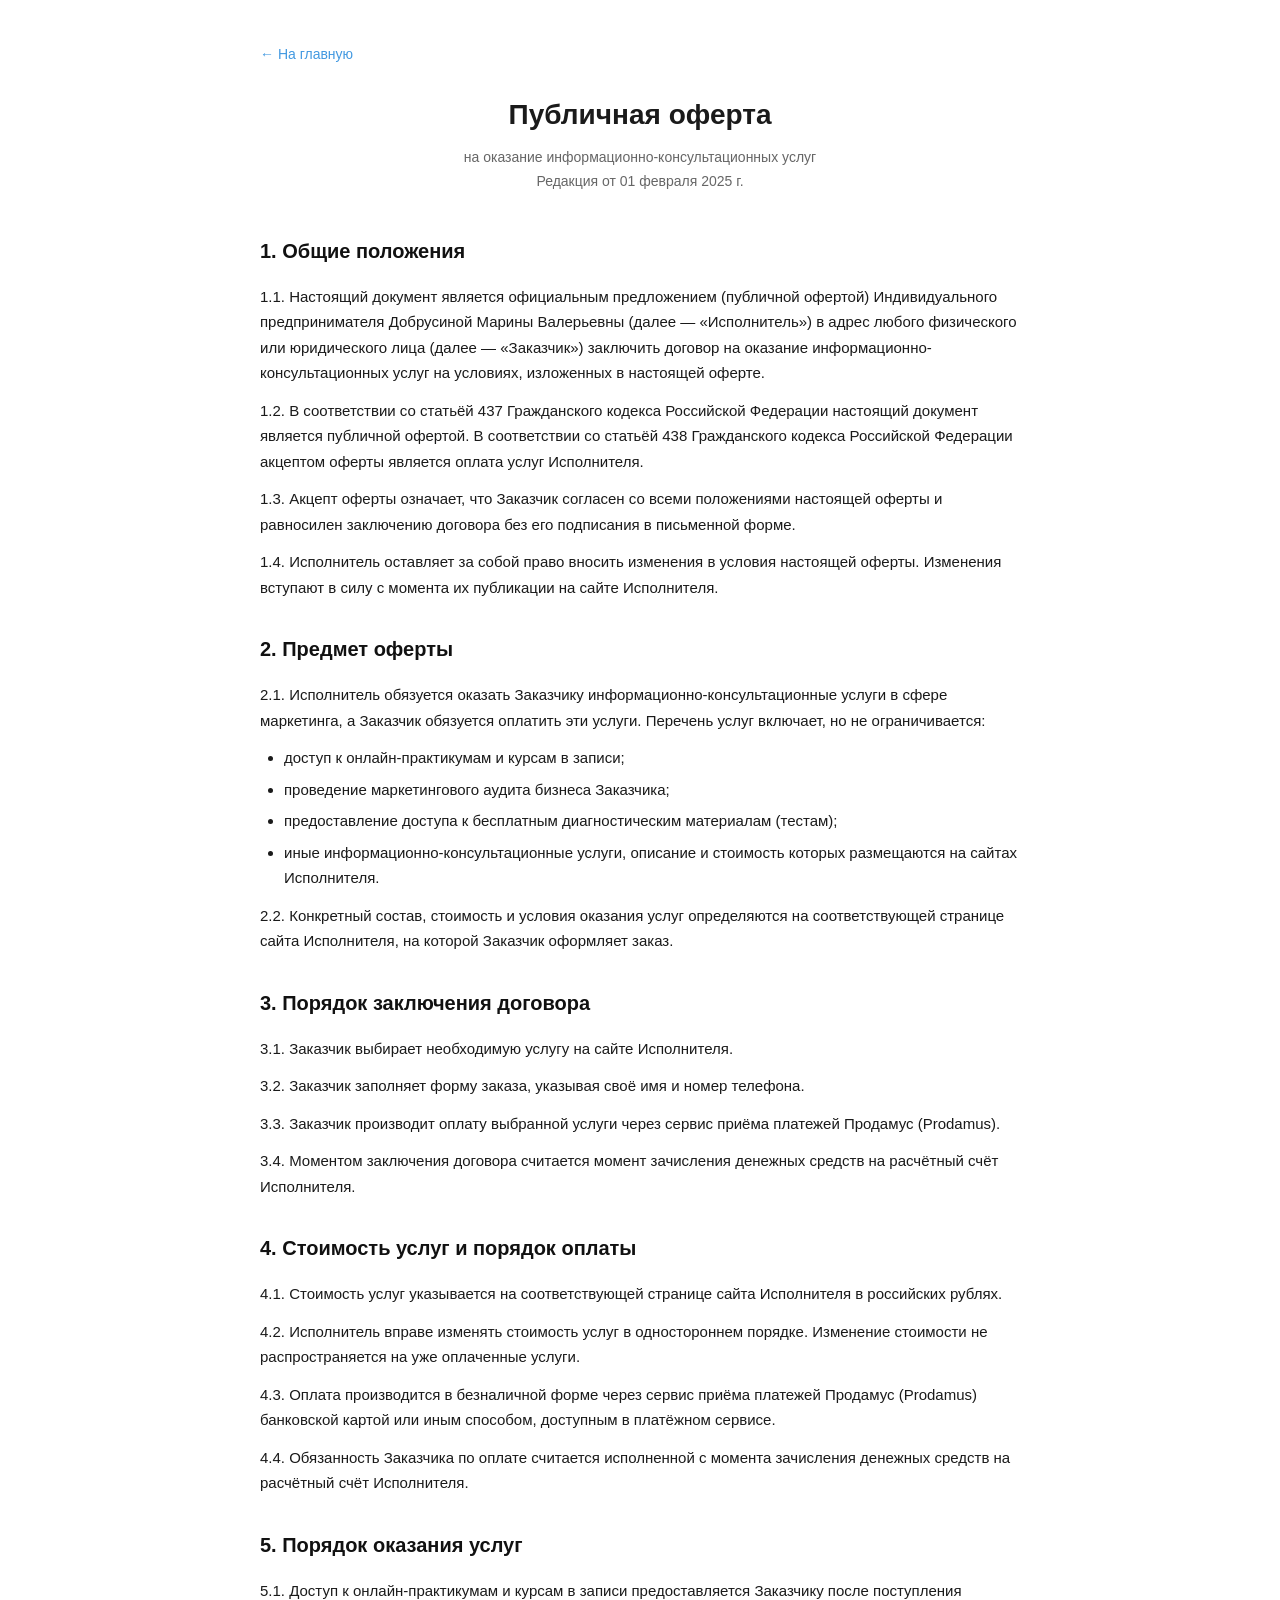
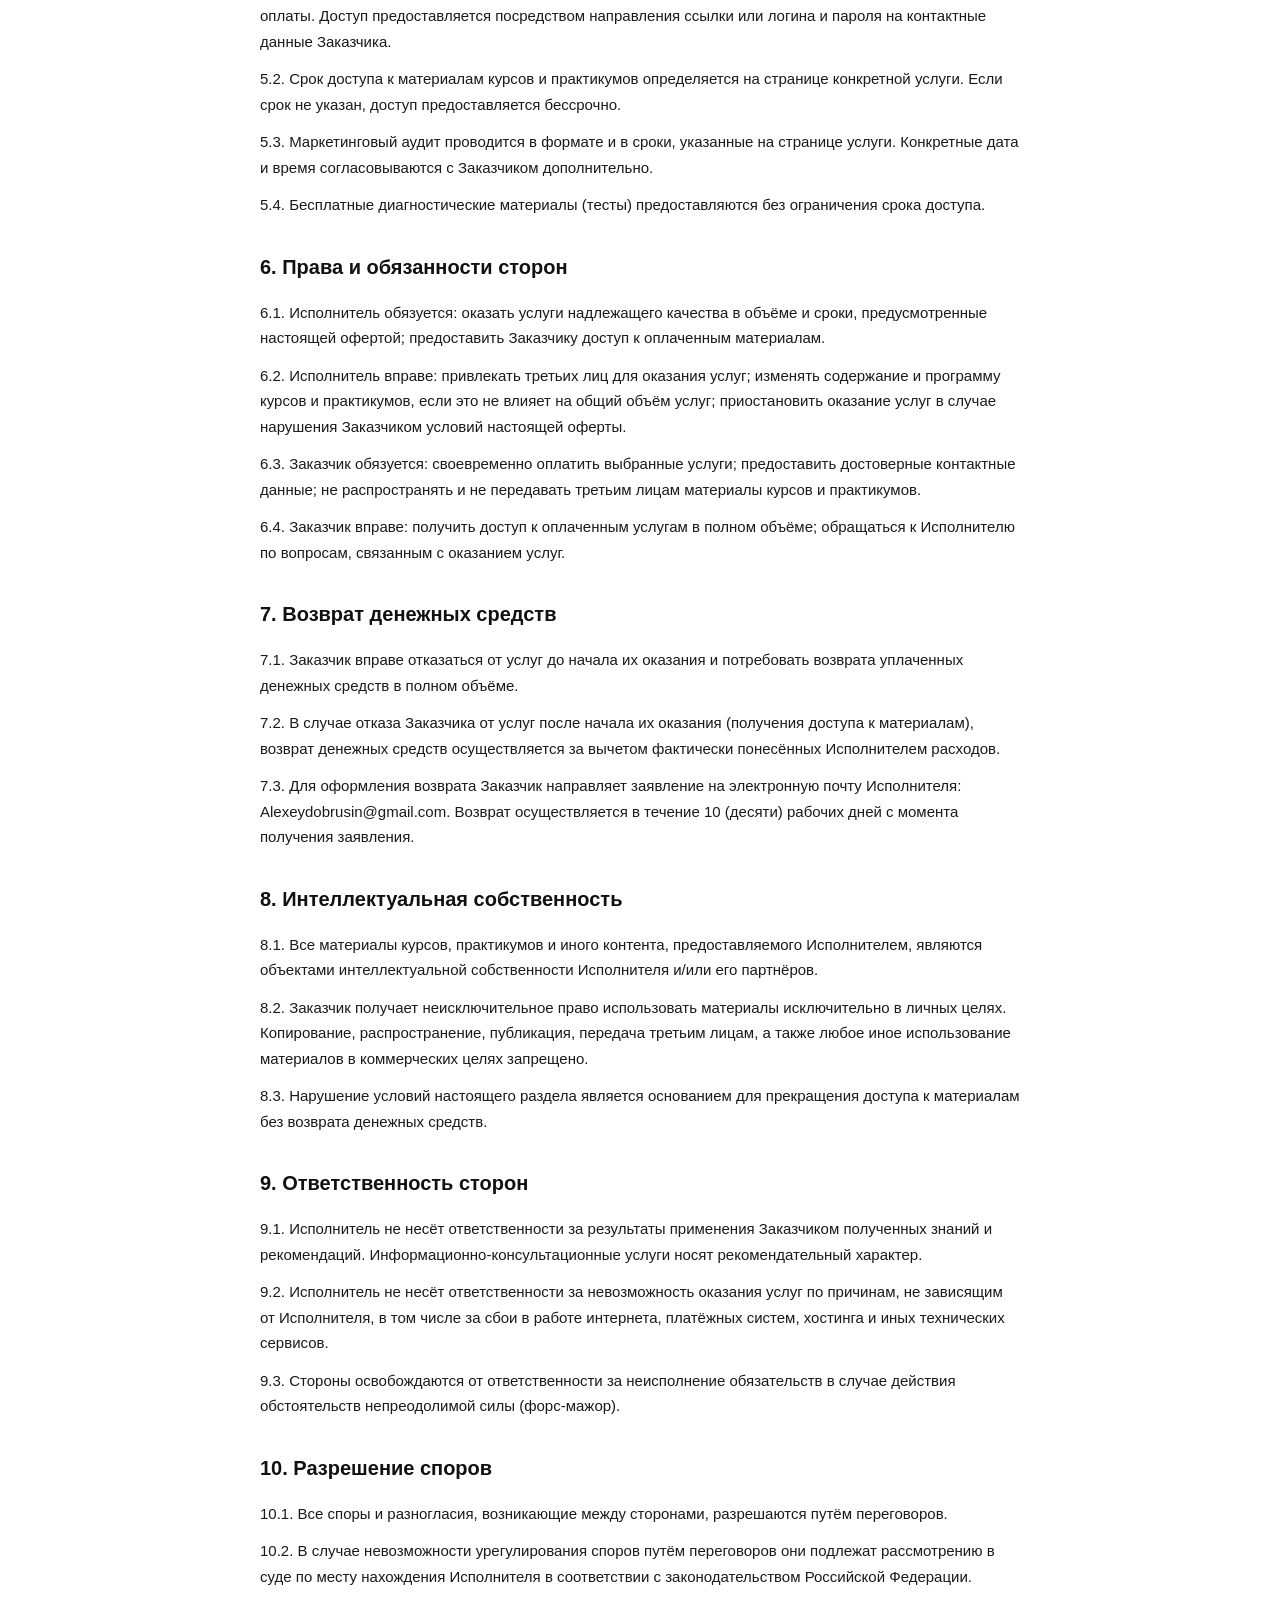
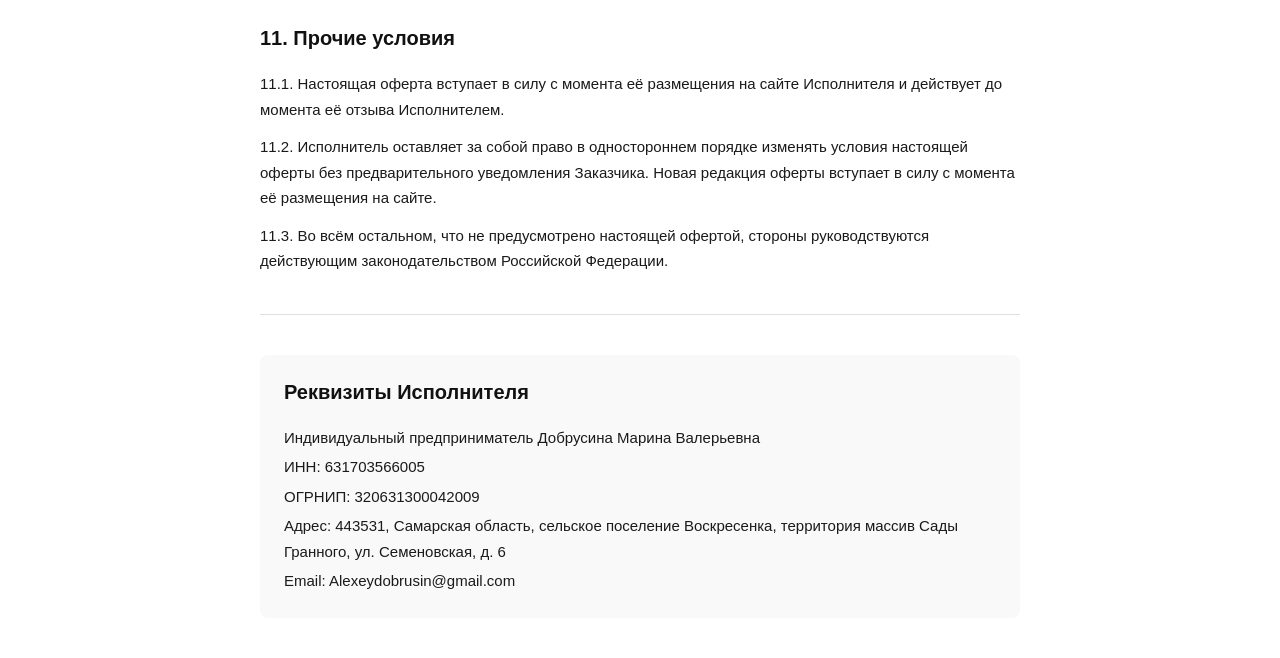
<file: offer.html>
<!DOCTYPE html>
<html lang="ru">
<head>
    <meta charset="UTF-8">
    <meta name="viewport" content="width=device-width, initial-scale=1.0">
    <title>Публичная оферта</title>
    <style>
        * { margin: 0; padding: 0; box-sizing: border-box; }
        body {
            font-family: -apple-system, BlinkMacSystemFont, 'Segoe UI', Roboto, sans-serif;
            line-height: 1.7;
            color: #1a1a1a;
            background: #fff;
            padding: 40px 20px;
            max-width: 800px;
            margin: 0 auto;
        }
        h1 {
            font-size: 28px;
            font-weight: 700;
            margin-bottom: 8px;
            text-align: center;
        }
        .subtitle {
            text-align: center;
            color: #666;
            margin-bottom: 40px;
            font-size: 14px;
        }
        h2 {
            font-size: 20px;
            font-weight: 600;
            margin: 32px 0 16px;
            color: #111;
        }
        p {
            margin-bottom: 12px;
            font-size: 15px;
        }
        ul {
            margin: 8px 0 12px 24px;
            font-size: 15px;
        }
        li { margin-bottom: 6px; }
        hr {
            border: none;
            border-top: 1px solid #e0e0e0;
            margin: 40px 0;
        }
        .requisites {
            background: #f9f9f9;
            padding: 20px 24px;
            border-radius: 8px;
            font-size: 14px;
        }
        .requisites p { margin-bottom: 4px; }
        .back-link {
            display: inline-block;
            margin-bottom: 24px;
            color: #4299e1;
            text-decoration: none;
            font-size: 14px;
        }
        .back-link:hover { text-decoration: underline; }
    </style>
<!-- Yandex.Metrika counter -->
<script type="text/javascript">
    (function(m,e,t,r,i,k,a){
        m[i]=m[i]||function(){(m[i].a=m[i].a||[]).push(arguments)};
        m[i].l=1*new Date();
        for (var j = 0; j < document.scripts.length; j++) {if (document.scripts[j].src === r) { return; }}
        k=e.createElement(t),a=e.getElementsByTagName(t)[0],k.async=1,k.src=r,a.parentNode.insertBefore(k,a)
    })(window, document,'script','https://mc.yandex.ru/metrika/tag.js?id=109056372', 'ym');
    ym(103707469, 'init', {ssr:true, webvisor:true, clickmap:true, ecommerce:"dataLayer", referrer: document.referrer, url: location.href, accurateTrackBounce:true, trackLinks:true});
</script>
<noscript><div><img src="https://mc.yandex.ru/watch/109056372" style="position:absolute; left:-9999px;" alt="" /></div></noscript>
<!-- /Yandex.Metrika counter -->
</head>
<body>
    <a href="/landing" class="back-link">&larr; На главную</a>

    <h1>Публичная оферта</h1>
    <p class="subtitle">на оказание информационно-консультационных услуг<br>Редакция от 01 февраля 2025 г.</p>

    <h2>1. Общие положения</h2>
    <p>1.1. Настоящий документ является официальным предложением (публичной офертой) Индивидуального предпринимателя Добрусиной Марины Валерьевны (далее — «Исполнитель») в адрес любого физического или юридического лица (далее — «Заказчик») заключить договор на оказание информационно-консультационных услуг на условиях, изложенных в настоящей оферте.</p>
    <p>1.2. В соответствии со статьёй 437 Гражданского кодекса Российской Федерации настоящий документ является публичной офертой. В соответствии со статьёй 438 Гражданского кодекса Российской Федерации акцептом оферты является оплата услуг Исполнителя.</p>
    <p>1.3. Акцепт оферты означает, что Заказчик согласен со всеми положениями настоящей оферты и равносилен заключению договора без его подписания в письменной форме.</p>
    <p>1.4. Исполнитель оставляет за собой право вносить изменения в условия настоящей оферты. Изменения вступают в силу с момента их публикации на сайте Исполнителя.</p>

    <h2>2. Предмет оферты</h2>
    <p>2.1. Исполнитель обязуется оказать Заказчику информационно-консультационные услуги в сфере маркетинга, а Заказчик обязуется оплатить эти услуги. Перечень услуг включает, но не ограничивается:</p>
    <ul>
        <li>доступ к онлайн-практикумам и курсам в записи;</li>
        <li>проведение маркетингового аудита бизнеса Заказчика;</li>
        <li>предоставление доступа к бесплатным диагностическим материалам (тестам);</li>
        <li>иные информационно-консультационные услуги, описание и стоимость которых размещаются на сайтах Исполнителя.</li>
    </ul>
    <p>2.2. Конкретный состав, стоимость и условия оказания услуг определяются на соответствующей странице сайта Исполнителя, на которой Заказчик оформляет заказ.</p>

    <h2>3. Порядок заключения договора</h2>
    <p>3.1. Заказчик выбирает необходимую услугу на сайте Исполнителя.</p>
    <p>3.2. Заказчик заполняет форму заказа, указывая своё имя и номер телефона.</p>
    <p>3.3. Заказчик производит оплату выбранной услуги через сервис приёма платежей Продамус (Prodamus).</p>
    <p>3.4. Моментом заключения договора считается момент зачисления денежных средств на расчётный счёт Исполнителя.</p>

    <h2>4. Стоимость услуг и порядок оплаты</h2>
    <p>4.1. Стоимость услуг указывается на соответствующей странице сайта Исполнителя в российских рублях.</p>
    <p>4.2. Исполнитель вправе изменять стоимость услуг в одностороннем порядке. Изменение стоимости не распространяется на уже оплаченные услуги.</p>
    <p>4.3. Оплата производится в безналичной форме через сервис приёма платежей Продамус (Prodamus) банковской картой или иным способом, доступным в платёжном сервисе.</p>
    <p>4.4. Обязанность Заказчика по оплате считается исполненной с момента зачисления денежных средств на расчётный счёт Исполнителя.</p>

    <h2>5. Порядок оказания услуг</h2>
    <p>5.1. Доступ к онлайн-практикумам и курсам в записи предоставляется Заказчику после поступления оплаты. Доступ предоставляется посредством направления ссылки или логина и пароля на контактные данные Заказчика.</p>
    <p>5.2. Срок доступа к материалам курсов и практикумов определяется на странице конкретной услуги. Если срок не указан, доступ предоставляется бессрочно.</p>
    <p>5.3. Маркетинговый аудит проводится в формате и в сроки, указанные на странице услуги. Конкретные дата и время согласовываются с Заказчиком дополнительно.</p>
    <p>5.4. Бесплатные диагностические материалы (тесты) предоставляются без ограничения срока доступа.</p>

    <h2>6. Права и обязанности сторон</h2>
    <p>6.1. Исполнитель обязуется: оказать услуги надлежащего качества в объёме и сроки, предусмотренные настоящей офертой; предоставить Заказчику доступ к оплаченным материалам.</p>
    <p>6.2. Исполнитель вправе: привлекать третьих лиц для оказания услуг; изменять содержание и программу курсов и практикумов, если это не влияет на общий объём услуг; приостановить оказание услуг в случае нарушения Заказчиком условий настоящей оферты.</p>
    <p>6.3. Заказчик обязуется: своевременно оплатить выбранные услуги; предоставить достоверные контактные данные; не распространять и не передавать третьим лицам материалы курсов и практикумов.</p>
    <p>6.4. Заказчик вправе: получить доступ к оплаченным услугам в полном объёме; обращаться к Исполнителю по вопросам, связанным с оказанием услуг.</p>

    <h2>7. Возврат денежных средств</h2>
    <p>7.1. Заказчик вправе отказаться от услуг до начала их оказания и потребовать возврата уплаченных денежных средств в полном объёме.</p>
    <p>7.2. В случае отказа Заказчика от услуг после начала их оказания (получения доступа к материалам), возврат денежных средств осуществляется за вычетом фактически понесённых Исполнителем расходов.</p>
    <p>7.3. Для оформления возврата Заказчик направляет заявление на электронную почту Исполнителя: Alexeydobrusin@gmail.com. Возврат осуществляется в течение 10 (десяти) рабочих дней с момента получения заявления.</p>

    <h2>8. Интеллектуальная собственность</h2>
    <p>8.1. Все материалы курсов, практикумов и иного контента, предоставляемого Исполнителем, являются объектами интеллектуальной собственности Исполнителя и/или его партнёров.</p>
    <p>8.2. Заказчик получает неисключительное право использовать материалы исключительно в личных целях. Копирование, распространение, публикация, передача третьим лицам, а также любое иное использование материалов в коммерческих целях запрещено.</p>
    <p>8.3. Нарушение условий настоящего раздела является основанием для прекращения доступа к материалам без возврата денежных средств.</p>

    <h2>9. Ответственность сторон</h2>
    <p>9.1. Исполнитель не несёт ответственности за результаты применения Заказчиком полученных знаний и рекомендаций. Информационно-консультационные услуги носят рекомендательный характер.</p>
    <p>9.2. Исполнитель не несёт ответственности за невозможность оказания услуг по причинам, не зависящим от Исполнителя, в том числе за сбои в работе интернета, платёжных систем, хостинга и иных технических сервисов.</p>
    <p>9.3. Стороны освобождаются от ответственности за неисполнение обязательств в случае действия обстоятельств непреодолимой силы (форс-мажор).</p>

    <h2>10. Разрешение споров</h2>
    <p>10.1. Все споры и разногласия, возникающие между сторонами, разрешаются путём переговоров.</p>
    <p>10.2. В случае невозможности урегулирования споров путём переговоров они подлежат рассмотрению в суде по месту нахождения Исполнителя в соответствии с законодательством Российской Федерации.</p>

    <h2>11. Прочие условия</h2>
    <p>11.1. Настоящая оферта вступает в силу с момента её размещения на сайте Исполнителя и действует до момента её отзыва Исполнителем.</p>
    <p>11.2. Исполнитель оставляет за собой право в одностороннем порядке изменять условия настоящей оферты без предварительного уведомления Заказчика. Новая редакция оферты вступает в силу с момента её размещения на сайте.</p>
    <p>11.3. Во всём остальном, что не предусмотрено настоящей офертой, стороны руководствуются действующим законодательством Российской Федерации.</p>

    <hr>

    <div class="requisites">
        <h2 style="margin-top: 0;">Реквизиты Исполнителя</h2>
        <p>Индивидуальный предприниматель Добрусина Марина Валерьевна</p>
        <p>ИНН: 631703566005</p>
        <p>ОГРНИП: 320631300042009</p>
        <p>Адрес: 443531, Самарская область, сельское поселение Воскресенка, территория массив Сады Гранного, ул. Семеновская, д. 6</p>
        <p>Email: Alexeydobrusin@gmail.com</p>
    </div>
</body>
</html>
</file>
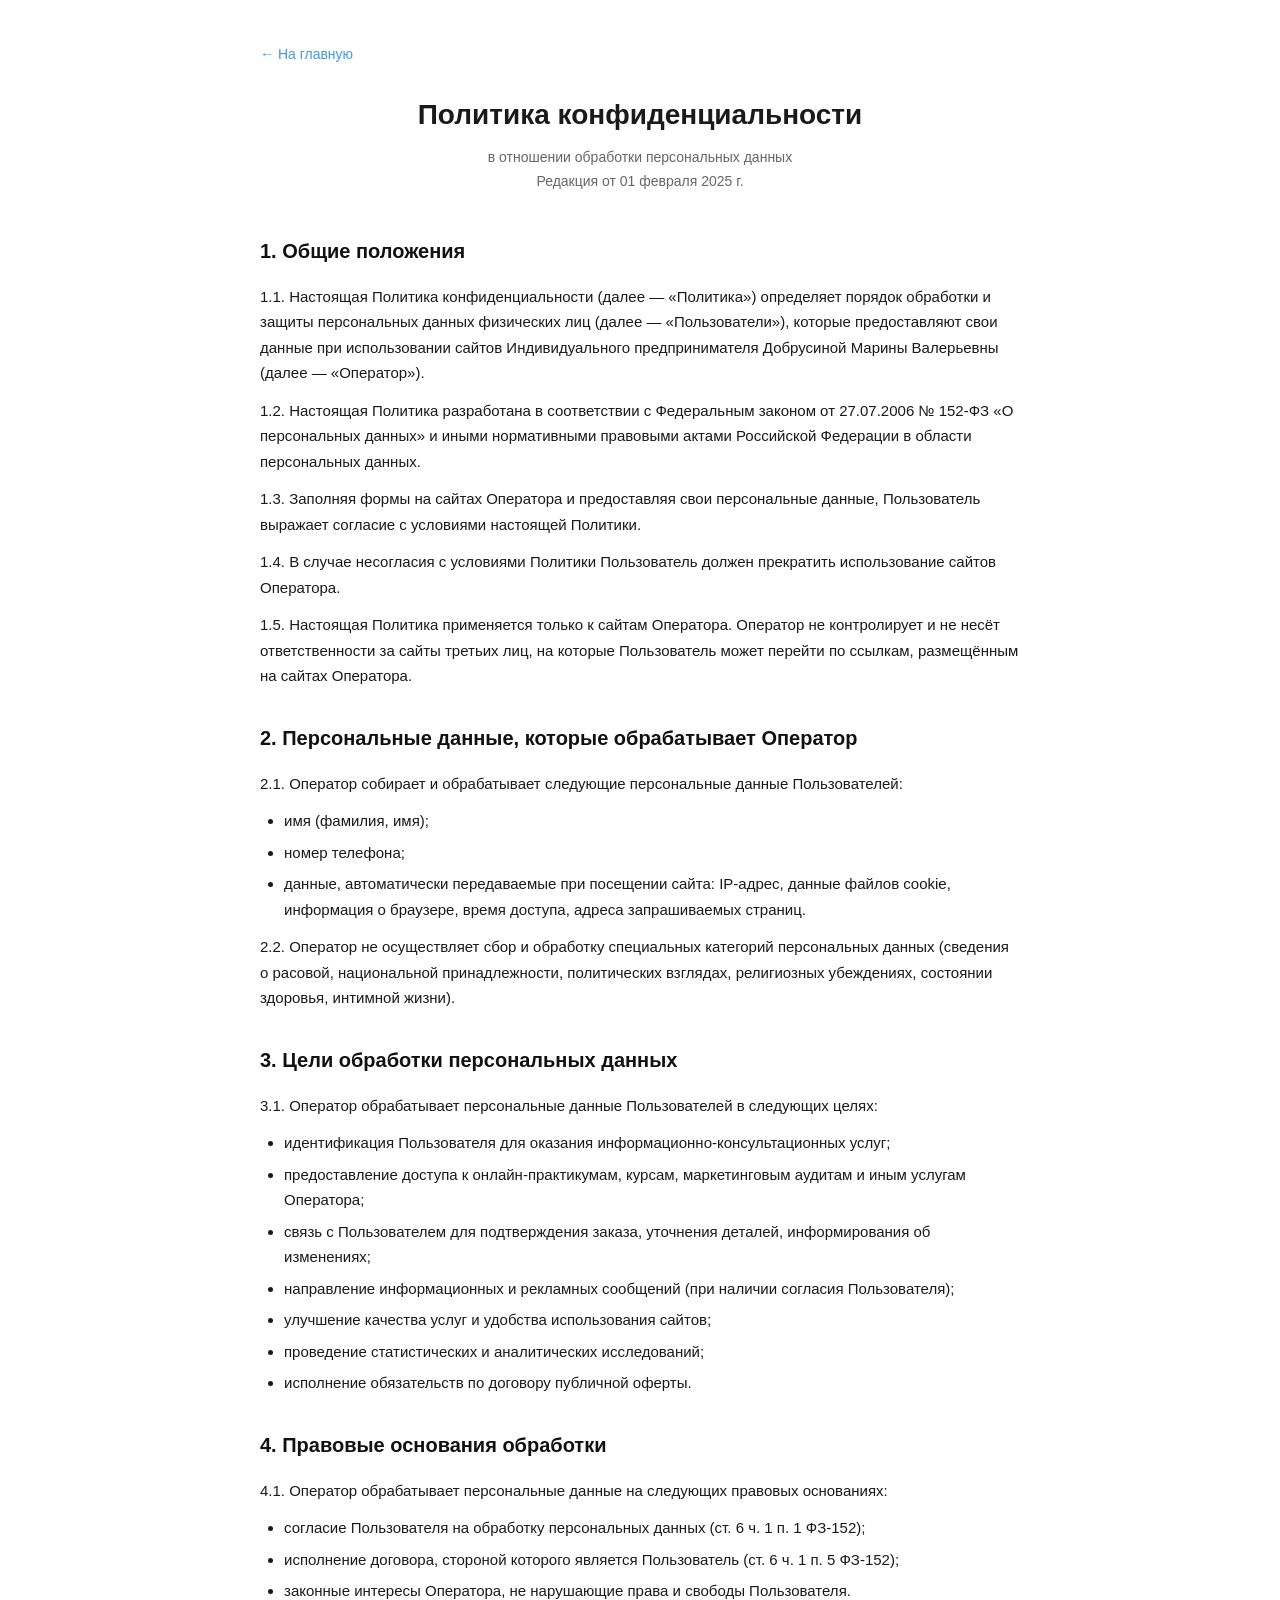
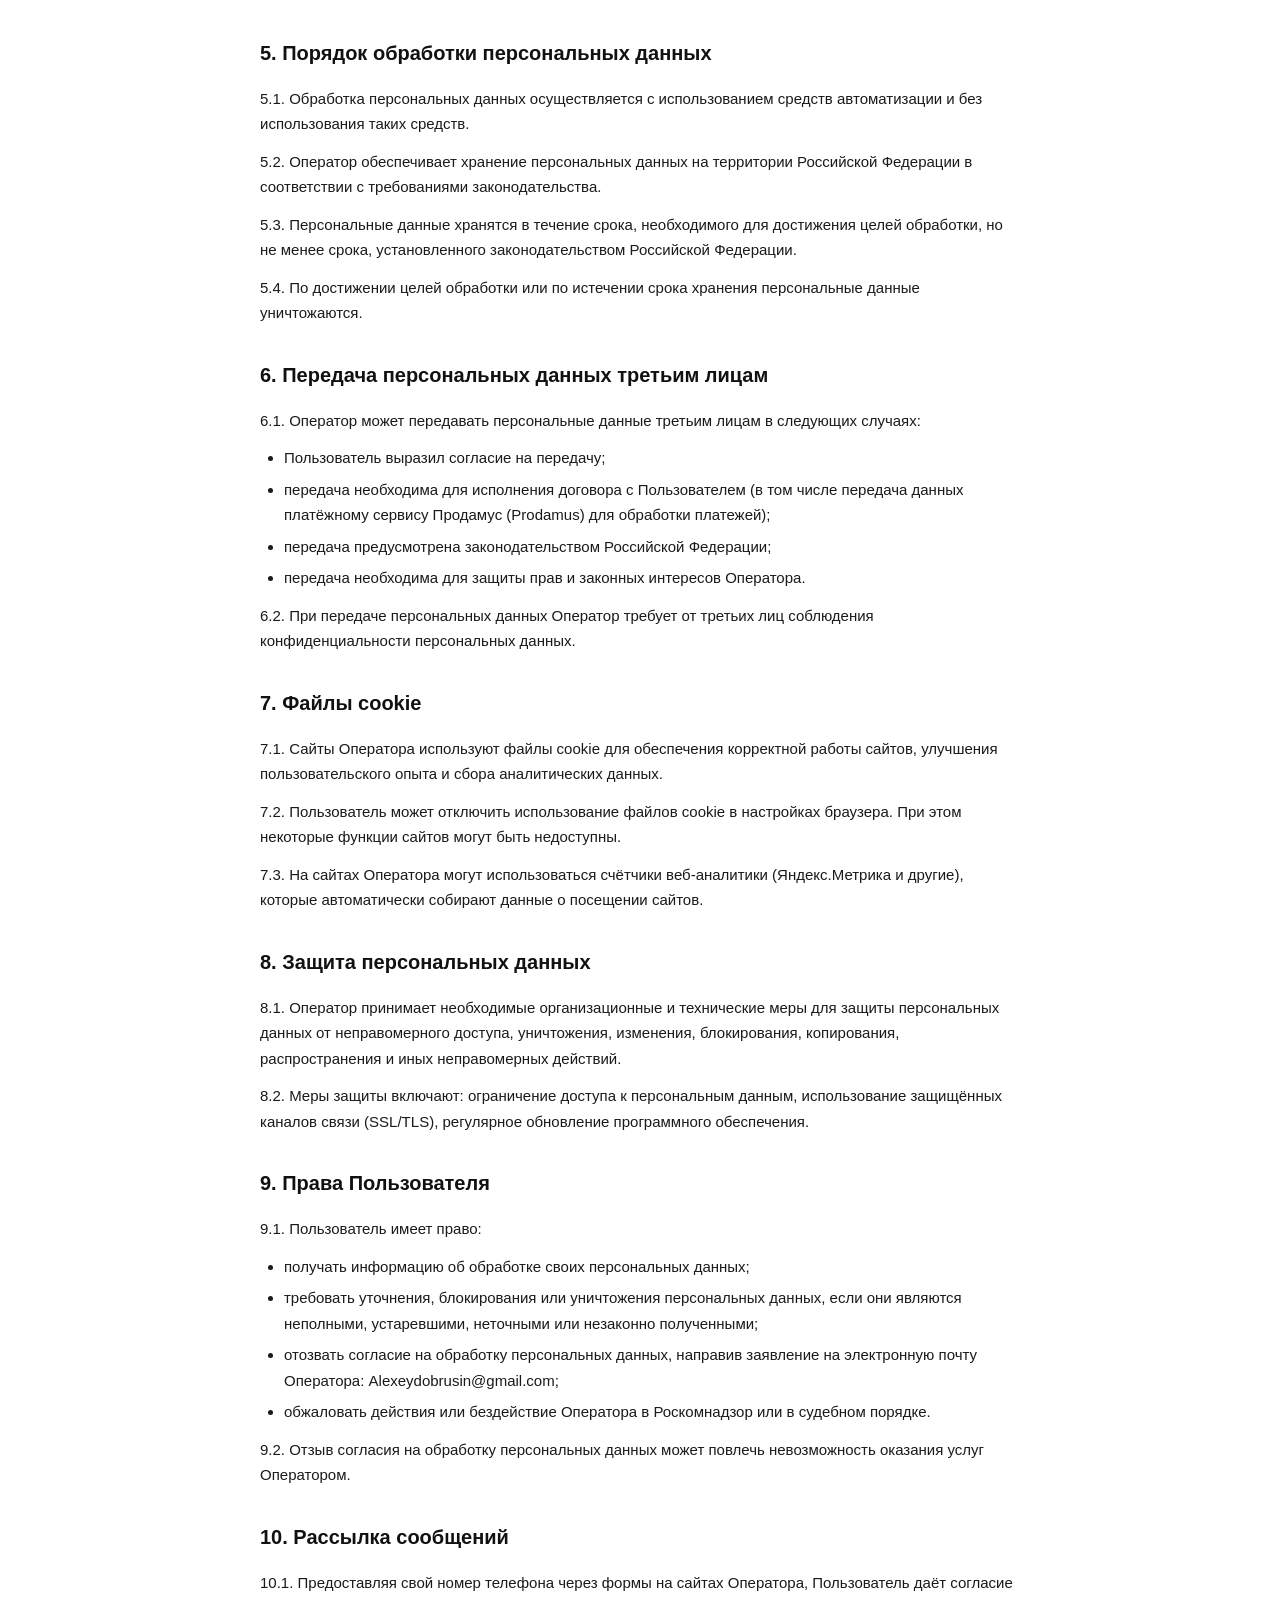
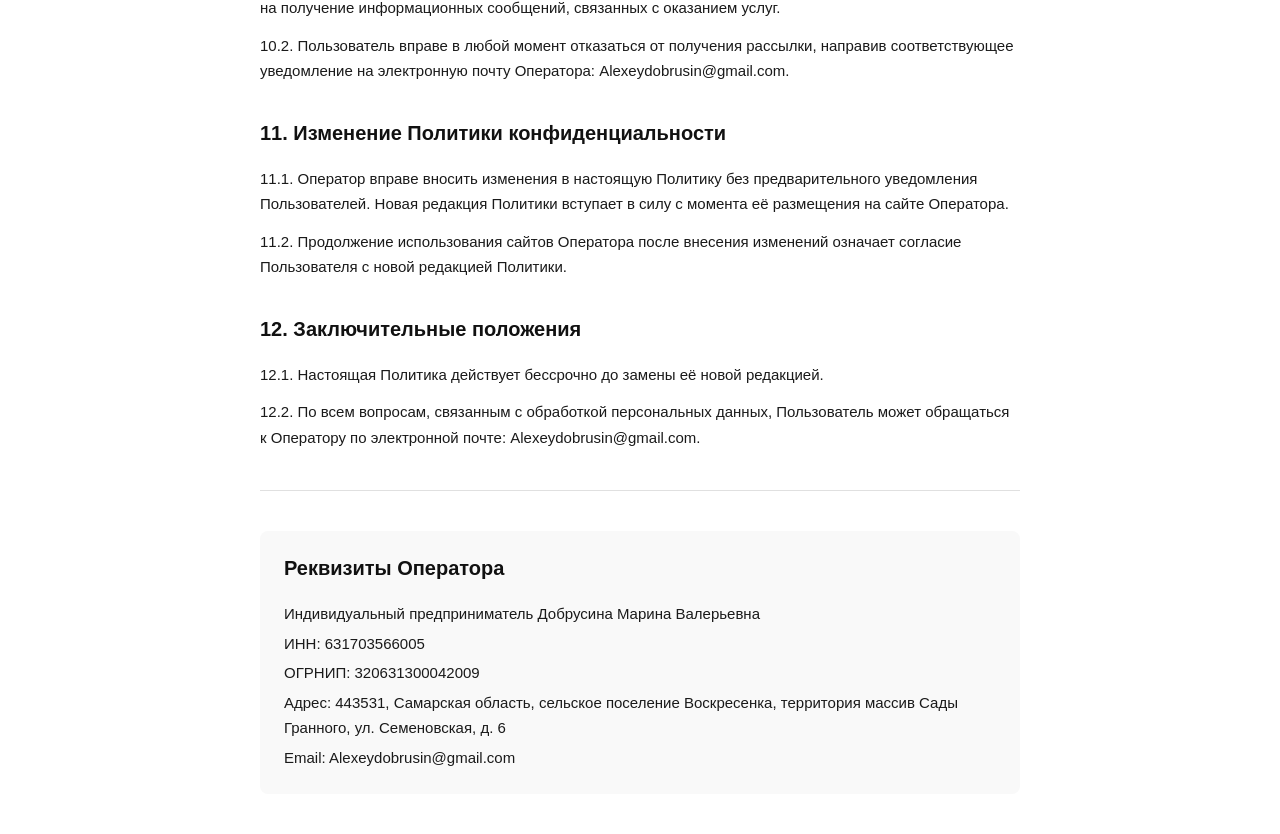
<file: privacy.html>
<!DOCTYPE html>
<html lang="ru">
<head>
    <meta charset="UTF-8">
    <meta name="viewport" content="width=device-width, initial-scale=1.0">
    <title>Политика конфиденциальности</title>
    <style>
        * { margin: 0; padding: 0; box-sizing: border-box; }
        body {
            font-family: -apple-system, BlinkMacSystemFont, 'Segoe UI', Roboto, sans-serif;
            line-height: 1.7;
            color: #1a1a1a;
            background: #fff;
            padding: 40px 20px;
            max-width: 800px;
            margin: 0 auto;
        }
        h1 {
            font-size: 28px;
            font-weight: 700;
            margin-bottom: 8px;
            text-align: center;
        }
        .subtitle {
            text-align: center;
            color: #666;
            margin-bottom: 40px;
            font-size: 14px;
        }
        h2 {
            font-size: 20px;
            font-weight: 600;
            margin: 32px 0 16px;
            color: #111;
        }
        p {
            margin-bottom: 12px;
            font-size: 15px;
        }
        ul {
            margin: 8px 0 12px 24px;
            font-size: 15px;
        }
        li { margin-bottom: 6px; }
        hr {
            border: none;
            border-top: 1px solid #e0e0e0;
            margin: 40px 0;
        }
        .requisites {
            background: #f9f9f9;
            padding: 20px 24px;
            border-radius: 8px;
            font-size: 14px;
        }
        .requisites p { margin-bottom: 4px; }
        .back-link {
            display: inline-block;
            margin-bottom: 24px;
            color: #4299e1;
            text-decoration: none;
            font-size: 14px;
        }
        .back-link:hover { text-decoration: underline; }
    </style>
<!-- Yandex.Metrika counter -->
<script type="text/javascript">
    (function(m,e,t,r,i,k,a){
        m[i]=m[i]||function(){(m[i].a=m[i].a||[]).push(arguments)};
        m[i].l=1*new Date();
        for (var j = 0; j < document.scripts.length; j++) {if (document.scripts[j].src === r) { return; }}
        k=e.createElement(t),a=e.getElementsByTagName(t)[0],k.async=1,k.src=r,a.parentNode.insertBefore(k,a)
    })(window, document,'script','https://mc.yandex.ru/metrika/tag.js?id=109056372', 'ym');
    ym(103707469, 'init', {ssr:true, webvisor:true, clickmap:true, ecommerce:"dataLayer", referrer: document.referrer, url: location.href, accurateTrackBounce:true, trackLinks:true});
</script>
<noscript><div><img src="https://mc.yandex.ru/watch/109056372" style="position:absolute; left:-9999px;" alt="" /></div></noscript>
<!-- /Yandex.Metrika counter -->
</head>
<body>
    <a href="/landing" class="back-link">&larr; На главную</a>

    <h1>Политика конфиденциальности</h1>
    <p class="subtitle">в отношении обработки персональных данных<br>Редакция от 01 февраля 2025 г.</p>

    <h2>1. Общие положения</h2>
    <p>1.1. Настоящая Политика конфиденциальности (далее — «Политика») определяет порядок обработки и защиты персональных данных физических лиц (далее — «Пользователи»), которые предоставляют свои данные при использовании сайтов Индивидуального предпринимателя Добрусиной Марины Валерьевны (далее — «Оператор»).</p>
    <p>1.2. Настоящая Политика разработана в соответствии с Федеральным законом от 27.07.2006 № 152-ФЗ «О персональных данных» и иными нормативными правовыми актами Российской Федерации в области персональных данных.</p>
    <p>1.3. Заполняя формы на сайтах Оператора и предоставляя свои персональные данные, Пользователь выражает согласие с условиями настоящей Политики.</p>
    <p>1.4. В случае несогласия с условиями Политики Пользователь должен прекратить использование сайтов Оператора.</p>
    <p>1.5. Настоящая Политика применяется только к сайтам Оператора. Оператор не контролирует и не несёт ответственности за сайты третьих лиц, на которые Пользователь может перейти по ссылкам, размещённым на сайтах Оператора.</p>

    <h2>2. Персональные данные, которые обрабатывает Оператор</h2>
    <p>2.1. Оператор собирает и обрабатывает следующие персональные данные Пользователей:</p>
    <ul>
        <li>имя (фамилия, имя);</li>
        <li>номер телефона;</li>
        <li>данные, автоматически передаваемые при посещении сайта: IP-адрес, данные файлов cookie, информация о браузере, время доступа, адреса запрашиваемых страниц.</li>
    </ul>
    <p>2.2. Оператор не осуществляет сбор и обработку специальных категорий персональных данных (сведения о расовой, национальной принадлежности, политических взглядах, религиозных убеждениях, состоянии здоровья, интимной жизни).</p>

    <h2>3. Цели обработки персональных данных</h2>
    <p>3.1. Оператор обрабатывает персональные данные Пользователей в следующих целях:</p>
    <ul>
        <li>идентификация Пользователя для оказания информационно-консультационных услуг;</li>
        <li>предоставление доступа к онлайн-практикумам, курсам, маркетинговым аудитам и иным услугам Оператора;</li>
        <li>связь с Пользователем для подтверждения заказа, уточнения деталей, информирования об изменениях;</li>
        <li>направление информационных и рекламных сообщений (при наличии согласия Пользователя);</li>
        <li>улучшение качества услуг и удобства использования сайтов;</li>
        <li>проведение статистических и аналитических исследований;</li>
        <li>исполнение обязательств по договору публичной оферты.</li>
    </ul>

    <h2>4. Правовые основания обработки</h2>
    <p>4.1. Оператор обрабатывает персональные данные на следующих правовых основаниях:</p>
    <ul>
        <li>согласие Пользователя на обработку персональных данных (ст. 6 ч. 1 п. 1 ФЗ-152);</li>
        <li>исполнение договора, стороной которого является Пользователь (ст. 6 ч. 1 п. 5 ФЗ-152);</li>
        <li>законные интересы Оператора, не нарушающие права и свободы Пользователя.</li>
    </ul>

    <h2>5. Порядок обработки персональных данных</h2>
    <p>5.1. Обработка персональных данных осуществляется с использованием средств автоматизации и без использования таких средств.</p>
    <p>5.2. Оператор обеспечивает хранение персональных данных на территории Российской Федерации в соответствии с требованиями законодательства.</p>
    <p>5.3. Персональные данные хранятся в течение срока, необходимого для достижения целей обработки, но не менее срока, установленного законодательством Российской Федерации.</p>
    <p>5.4. По достижении целей обработки или по истечении срока хранения персональные данные уничтожаются.</p>

    <h2>6. Передача персональных данных третьим лицам</h2>
    <p>6.1. Оператор может передавать персональные данные третьим лицам в следующих случаях:</p>
    <ul>
        <li>Пользователь выразил согласие на передачу;</li>
        <li>передача необходима для исполнения договора с Пользователем (в том числе передача данных платёжному сервису Продамус (Prodamus) для обработки платежей);</li>
        <li>передача предусмотрена законодательством Российской Федерации;</li>
        <li>передача необходима для защиты прав и законных интересов Оператора.</li>
    </ul>
    <p>6.2. При передаче персональных данных Оператор требует от третьих лиц соблюдения конфиденциальности персональных данных.</p>

    <h2>7. Файлы cookie</h2>
    <p>7.1. Сайты Оператора используют файлы cookie для обеспечения корректной работы сайтов, улучшения пользовательского опыта и сбора аналитических данных.</p>
    <p>7.2. Пользователь может отключить использование файлов cookie в настройках браузера. При этом некоторые функции сайтов могут быть недоступны.</p>
    <p>7.3. На сайтах Оператора могут использоваться счётчики веб-аналитики (Яндекс.Метрика и другие), которые автоматически собирают данные о посещении сайтов.</p>

    <h2>8. Защита персональных данных</h2>
    <p>8.1. Оператор принимает необходимые организационные и технические меры для защиты персональных данных от неправомерного доступа, уничтожения, изменения, блокирования, копирования, распространения и иных неправомерных действий.</p>
    <p>8.2. Меры защиты включают: ограничение доступа к персональным данным, использование защищённых каналов связи (SSL/TLS), регулярное обновление программного обеспечения.</p>

    <h2>9. Права Пользователя</h2>
    <p>9.1. Пользователь имеет право:</p>
    <ul>
        <li>получать информацию об обработке своих персональных данных;</li>
        <li>требовать уточнения, блокирования или уничтожения персональных данных, если они являются неполными, устаревшими, неточными или незаконно полученными;</li>
        <li>отозвать согласие на обработку персональных данных, направив заявление на электронную почту Оператора: Alexeydobrusin@gmail.com;</li>
        <li>обжаловать действия или бездействие Оператора в Роскомнадзор или в судебном порядке.</li>
    </ul>
    <p>9.2. Отзыв согласия на обработку персональных данных может повлечь невозможность оказания услуг Оператором.</p>

    <h2>10. Рассылка сообщений</h2>
    <p>10.1. Предоставляя свой номер телефона через формы на сайтах Оператора, Пользователь даёт согласие на получение информационных сообщений, связанных с оказанием услуг.</p>
    <p>10.2. Пользователь вправе в любой момент отказаться от получения рассылки, направив соответствующее уведомление на электронную почту Оператора: Alexeydobrusin@gmail.com.</p>

    <h2>11. Изменение Политики конфиденциальности</h2>
    <p>11.1. Оператор вправе вносить изменения в настоящую Политику без предварительного уведомления Пользователей. Новая редакция Политики вступает в силу с момента её размещения на сайте Оператора.</p>
    <p>11.2. Продолжение использования сайтов Оператора после внесения изменений означает согласие Пользователя с новой редакцией Политики.</p>

    <h2>12. Заключительные положения</h2>
    <p>12.1. Настоящая Политика действует бессрочно до замены её новой редакцией.</p>
    <p>12.2. По всем вопросам, связанным с обработкой персональных данных, Пользователь может обращаться к Оператору по электронной почте: Alexeydobrusin@gmail.com.</p>

    <hr>

    <div class="requisites">
        <h2 style="margin-top: 0;">Реквизиты Оператора</h2>
        <p>Индивидуальный предприниматель Добрусина Марина Валерьевна</p>
        <p>ИНН: 631703566005</p>
        <p>ОГРНИП: 320631300042009</p>
        <p>Адрес: 443531, Самарская область, сельское поселение Воскресенка, территория массив Сады Гранного, ул. Семеновская, д. 6</p>
        <p>Email: Alexeydobrusin@gmail.com</p>
    </div>
</body>
</html>
</file>
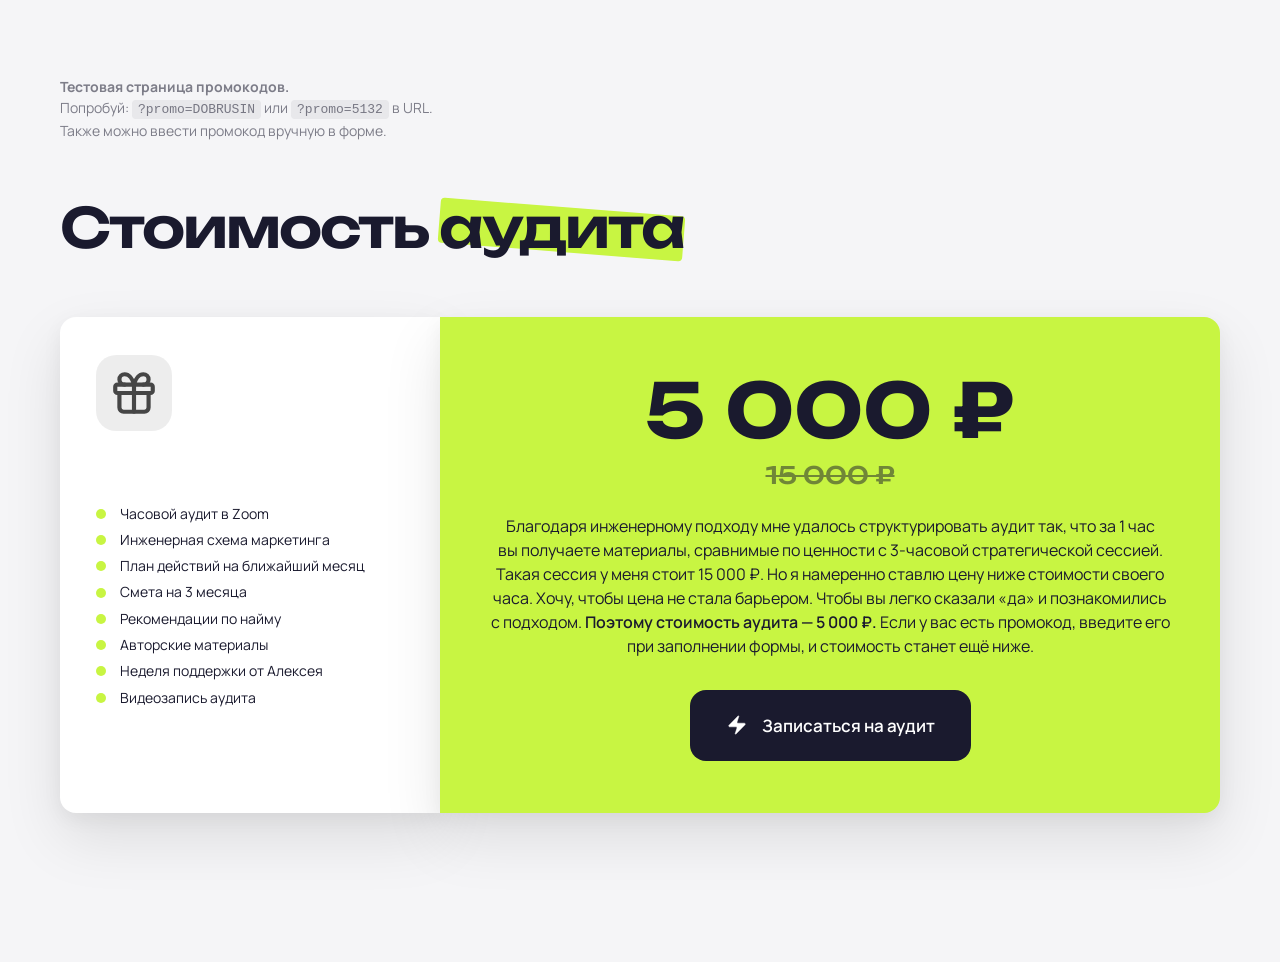
<file: test-promo.html>
<!DOCTYPE html>
<html lang="ru">
<head>
    <meta charset="UTF-8">
    <meta name="viewport" content="width=device-width, initial-scale=1.0">
    <title>Тест промокодов — Аудит</title>
    <link rel="preconnect" href="https://fonts.googleapis.com">
    <link rel="preconnect" href="https://fonts.gstatic.com" crossorigin>
    <link href="https://fonts.googleapis.com/css2?family=Manrope:wght@300;400;500;600;700&family=Unbounded:wght@300;400;500;600;700&display=swap" rel="stylesheet">
    <link rel="stylesheet" href="styles.css">
    <style>
        /* === Тестовая страница: отступ сверху чтобы видеть секцию === */
        body {
            background: #f5f5f7;
            padding-top: 60px;
        }

        /* === Промо-бейдж на карточке цены === */
        .promo-badge {
            display: none;
            align-items: center;
            gap: 8px;
            padding: 10px 16px;
            background: #1a1a2e;
            color: #c8f542;
            border-radius: 12px;
            font-family: 'Manrope', sans-serif;
            font-size: 13px;
            font-weight: 600;
            text-align: center;
            justify-content: center;
            margin-bottom: 20px;
            letter-spacing: 0.02em;
        }

        .promo-badge.visible {
            display: flex;
        }

        .promo-badge svg {
            flex-shrink: 0;
        }

        /* === Новая цена при скидке === */
        .final-dark-price.has-promo {
            /* цена со скидкой — остаётся крупной */
        }

        .final-dark-old-price.promo-crossed {
            /* 5 000 ₽ зачёркнутая вместо 15 000 ₽ */
        }

        /* === Кнопка «Применить» в форме === */
        .promo-apply-row {
            display: flex;
            gap: 8px;
            align-items: stretch;
        }

        .promo-apply-row .popup-input-promo {
            flex: 1;
        }

        .promo-apply-btn {
            padding: 12px 20px;
            border: none;
            border-radius: 12px;
            background: #1a1a2e;
            color: #ffffff;
            font-family: 'Manrope', sans-serif;
            font-size: 14px;
            font-weight: 600;
            cursor: pointer;
            white-space: nowrap;
            transition: background 0.2s;
        }

        @media (hover: hover) {
            .promo-apply-btn:hover {
                background: #2a2a4e;
            }
        }

        /* === Статус промокода в форме === */
        .promo-status {
            font-family: 'Manrope', sans-serif;
            font-size: 13px;
            line-height: 1.4;
            margin-top: 6px;
            display: none;
        }

        .promo-status.success {
            display: block;
            color: #1a8917;
        }

        .promo-status.error {
            display: block;
            color: #d32f2f;
        }

        /* === Тестовая инфо-плашка === */
        .test-info {
            max-width: 1320px;
            margin: 0 auto 40px;
            padding: 16px 60px;
            font-family: 'Manrope', sans-serif;
            font-size: 14px;
            color: rgba(26, 26, 46, 0.55);
            line-height: 1.5;
        }

        .test-info code {
            background: rgba(26, 26, 46, 0.06);
            padding: 2px 6px;
            border-radius: 4px;
            font-size: 13px;
        }

        /* === Промо текст в popup — зачёркнутая старая цена === */
        .popup-promo-old-price {
            text-decoration: line-through;
            opacity: 0.5;
        }

        .popup-promo-new-price {
            font-weight: 700;
            color: #1a1a2e;
        }

        @media (max-width: 768px) {
            .test-info {
                padding: 16px 20px;
            }
        }
    </style>
</head>
<body>

    <!-- Тестовая плашка -->
    <div class="test-info">
        <strong>Тестовая страница промокодов.</strong><br>
        Попробуй: <code>?promo=DOBRUSIN</code> или <code>?promo=5132</code> в URL.<br>
        Также можно ввести промокод вручную в форме.
    </div>

    <!-- Section: Final CTA (копия с оригинала) -->
    <section class="final-section" id="finalSection">
        <h2 class="final-heading">Стоимость <span class="highlight-lime">аудита</span></h2>
        <div class="final-container">
            <div class="final-card final-card-light">
                <div class="final-gift-icon">
                    <img src="assets/icons/gift.svg" alt="" width="50" height="50">
                </div>
                <div class="final-bonus-list">
                    <div class="final-bonus-item">
                        <span class="final-bonus-dot"></span>
                        <p class="final-bonus-text">Часовой аудит в&nbsp;Zoom</p>
                    </div>
                    <div class="final-bonus-item">
                        <span class="final-bonus-dot"></span>
                        <p class="final-bonus-text">Инженерная схема маркетинга</p>
                    </div>
                    <div class="final-bonus-item">
                        <span class="final-bonus-dot"></span>
                        <p class="final-bonus-text">План действий на&nbsp;ближайший месяц</p>
                    </div>
                    <div class="final-bonus-item">
                        <span class="final-bonus-dot"></span>
                        <p class="final-bonus-text">Смета на&nbsp;3&nbsp;месяца</p>
                    </div>
                    <div class="final-bonus-item">
                        <span class="final-bonus-dot"></span>
                        <p class="final-bonus-text">Рекомендации по&nbsp;найму</p>
                    </div>
                    <div class="final-bonus-item">
                        <span class="final-bonus-dot"></span>
                        <p class="final-bonus-text">Авторские материалы</p>
                    </div>
                    <div class="final-bonus-item">
                        <span class="final-bonus-dot"></span>
                        <p class="final-bonus-text">Неделя поддержки от&nbsp;Алексея</p>
                    </div>
                    <div class="final-bonus-item">
                        <span class="final-bonus-dot"></span>
                        <p class="final-bonus-text">Видеозапись аудита</p>
                    </div>
                </div>
            </div>
            <div class="final-card final-card-dark">
                <!-- Промо-бейдж (скрыт по умолчанию) -->
                <div class="promo-badge" id="promoBadge">
                    <svg width="16" height="16" viewBox="0 0 24 24" fill="none" stroke="currentColor" stroke-width="2.5" stroke-linecap="round" stroke-linejoin="round"><polyline points="20 6 9 17 4 12"></polyline></svg>
                    <span id="promoBadgeText">Промокод применён</span>
                </div>

                <h2 class="final-dark-price" id="priceMain">5&nbsp;000&nbsp;₽</h2>
                <p class="final-dark-old-price" id="priceOld"><s>15&nbsp;000&nbsp;₽</s></p>

                <p class="final-card-text" id="priceDescription">Благодаря инженерному подходу мне удалось структурировать аудит так, что за&nbsp;1&nbsp;час вы&nbsp;получаете материалы, сравнимые по&nbsp;ценности с&nbsp;3-часовой стратегической сессией. Такая сессия у&nbsp;меня стоит 15&nbsp;000&nbsp;₽. Но&nbsp;я&nbsp;намеренно ставлю цену ниже стоимости своего часа. Хочу, чтобы цена не&nbsp;стала барьером. Чтобы вы&nbsp;легко сказали «да» и&nbsp;познакомились с&nbsp;подходом. <span style="font-weight: 600; color: #1a1a2e;">Поэтому стоимость аудита&nbsp;— 5&nbsp;000&nbsp;₽.</span> Если у&nbsp;вас есть промокод, введите его при заполнении формы, и&nbsp;стоимость станет ещё ниже.</p>
                <a href="#" class="btn-primary final-cta" id="openFormBtn">
                    <img src="assets/icons/zap.svg" alt="" class="btn-icon btn-icon-white" width="22" height="22">
                    <span>Записаться на аудит</span>
                </a>
            </div>
        </div>
    </section>

    <!-- Modal: Форма записи (копия с оригинала) -->
    <div class="popup-overlay" id="formModal" role="dialog" aria-modal="true">
        <div class="popup-window">
            <!-- Форма -->
            <div class="popup-form-view" id="popupFormView">
                <div class="popup-header">
                    <button class="popup-close" id="formModalClose" aria-label="Закрыть">&times;</button>
                    <div class="popup-badge">Заявка на&nbsp;аудит</div>
                    <h2 class="popup-title">Оставьте заявку</h2>
                    <p class="popup-subtitle" id="popupSubtitle">Заполните форму&nbsp;— и&nbsp;моя команда свяжется с&nbsp;вами в&nbsp;Телеграме в&nbsp;течение 24&nbsp;часов, чтобы согласовать дату и&nbsp;время аудита.</p>
                </div>
                <form class="popup-fields" id="auditForm">
                    <div class="popup-field">
                        <label class="popup-label" for="fieldName">Имя</label>
                        <input class="popup-input" type="text" id="fieldName" name="name" placeholder="Как к вам обращаться" required>
                    </div>
                    <div class="popup-field">
                        <label class="popup-label" for="fieldPhone">Телефон</label>
                        <input class="popup-input" type="tel" id="fieldPhone" name="phone" placeholder="+7 (___) ___-__-__" required>
                    </div>
                    <div class="popup-field">
                        <label class="popup-label" for="fieldRevenue">Месячный оборот</label>
                        <input class="popup-input" type="text" id="fieldRevenue" name="revenue" placeholder="Например: 3 млн ₽" required>
                    </div>
                    <div class="popup-field">
                        <label class="popup-label" for="fieldBusiness">Ниша / тип бизнеса</label>
                        <input class="popup-input" type="text" id="fieldBusiness" name="business" placeholder="Например: стоматология, онлайн-школа" required>
                    </div>
                    <div class="popup-field">
                        <label class="popup-label" for="fieldTelegram">Телеграм</label>
                        <input class="popup-input" type="text" id="fieldTelegram" name="telegram" placeholder="@username" required>
                    </div>
                    <div class="popup-field">
                        <label class="popup-label" for="fieldResult">Идеальный результат после аудита</label>
                        <textarea class="popup-input popup-textarea" id="fieldResult" name="result" rows="3" placeholder="Что хотите получить в итоге?" required></textarea>
                    </div>
                    <div class="popup-promo-block" id="promoBlock">
                        <p class="popup-promo-text" id="promoText">Цена аудита — 5&nbsp;000&nbsp;₽. Если у&nbsp;вас промокод, напишите его в&nbsp;поле ниже, и&nbsp;аудит для вас станет ещё дешевле.</p>
                        <div class="popup-field popup-field-promo">
                            <label class="popup-label" for="fieldPromo">Промокод</label>
                            <div class="promo-apply-row">
                                <input class="popup-input popup-input-promo" type="text" id="fieldPromo" name="promo" placeholder="Введите промокод" autocomplete="off">
                                <button type="button" class="promo-apply-btn" id="promoApplyBtn">Применить</button>
                            </div>
                            <div class="promo-status" id="promoStatus"></div>
                        </div>
                    </div>
                    <div class="popup-footer">
                        <button type="submit" class="popup-submit">Отправить заявку</button>
                        <p class="popup-disclaimer">Нажимая кнопку, вы&nbsp;соглашаетесь с&nbsp;политикой конфиденциальности</p>
                    </div>
                </form>
            </div>
            <!-- Экран успеха -->
            <div class="popup-success-view" id="popupSuccessView" style="display: none;">
                <button class="popup-close popup-success-x" id="popupSuccessClose" aria-label="Закрыть">&times;</button>
                <div class="popup-success-inner">
                    <div class="popup-success-icon">
                        <svg width="28" height="28" viewBox="0 0 24 24" fill="none" stroke="#1a1a2e" stroke-width="2.5" stroke-linecap="round" stroke-linejoin="round"><polyline points="20 6 9 17 4 12"></polyline></svg>
                    </div>
                    <h3 class="popup-success-title">Заявка отправлена</h3>
                    <div class="popup-success-quote">
                        <img src="assets/images/ad_z.jpg" alt="Алексей Добрусин" class="popup-success-avatar">
                        <p class="popup-success-text">Поздравляю! В&nbsp;течение 24&nbsp;часов мы&nbsp;с&nbsp;вами свяжемся. Моя помощница напишет вам в&nbsp;Телеграм.</p>
                    </div>
                </div>
            </div>
        </div>
    </div>

    <script>
    /* ============================================
       ПРОМОКОДЫ — логика
       ============================================ */
    (function() {
        // --- Словарь промокодов ---
        var PROMOKODES = {
            'DOBRUSIN': { newPrice: 2000 },
            '5132':     { newPrice: 2000 }
        };

        var BASE_PRICE = 5000;
        var activePromo = null;

        // --- DOM-элементы ---
        var priceMain = document.getElementById('priceMain');
        var priceOld = document.getElementById('priceOld');
        var promoBadge = document.getElementById('promoBadge');
        var promoBadgeText = document.getElementById('promoBadgeText');
        var priceDescription = document.getElementById('priceDescription');
        var promoInput = document.getElementById('fieldPromo');
        var promoApplyBtn = document.getElementById('promoApplyBtn');
        var promoStatus = document.getElementById('promoStatus');
        var promoText = document.getElementById('promoText');
        var popupSubtitle = document.getElementById('popupSubtitle');

        // --- Форматирование цены ---
        function formatPrice(num) {
            return num.toString().replace(/\B(?=(\d{3})+(?!\d))/g, '\u00A0') + '\u00A0₽';
        }

        // --- Применить промокод ---
        function applyPromo(code) {
            var normalized = code.trim().toUpperCase();
            var promoData = PROMOKODES[normalized];

            if (!promoData) {
                // Невалидный промокод
                promoStatus.textContent = 'Промокод не найден';
                promoStatus.className = 'promo-status error';
                return false;
            }

            activePromo = normalized;
            var newPrice = promoData.newPrice;

            // Обновляем карточку цены (15 000 ₽ зачёркнутая остаётся)
            priceMain.innerHTML = formatPrice(newPrice);
            // priceOld остаётся 15 000 ₽ — не меняем

            // Показываем бейдж
            promoBadgeText.textContent = 'Промокод ' + normalized + ' применён';
            promoBadge.classList.add('visible');

            // Обновляем описание на карточке
            priceDescription.innerHTML = 'Благодаря инженерному подходу мне удалось структурировать аудит так, что за\u00A01\u00A0час вы\u00A0получаете материалы, сравнимые по\u00A0ценности с\u00A03-часовой стратегической сессией. Такая сессия у\u00A0меня стоит 15\u00A0000\u00A0₽. Но\u00A0я\u00A0намеренно ставлю цену ниже стоимости своего часа. Хочу, чтобы цена не\u00A0стала барьером. Чтобы вы\u00A0легко сказали «да» и\u00A0познакомились с\u00A0подходом. <span style="font-weight: 600; color: #1a1a2e;">По\u00A0вашему промокоду стоимость аудита\u00A0— ' + formatPrice(newPrice) + ' вместо\u00A015\u00A0000\u00A0₽.</span>';

            // Обновляем текст в промо-блоке формы
            promoText.innerHTML = '<span style="color: #1a8917; font-weight: 600;">Промокод ' + normalized + ' применён!</span> Цена аудита\u00A0— <span class="popup-promo-new-price">' + formatPrice(newPrice) + '</span> вместо\u00A0<span class="popup-promo-old-price">15\u00A0000\u00A0₽</span>';

            // Обновляем подзаголовок формы
            popupSubtitle.innerHTML = 'Заполните форму\u00A0— и\u00A0моя команда свяжется с\u00A0вами в\u00A0Телеграме в\u00A0течение 24\u00A0часов, чтобы согласовать дату и\u00A0время аудита.';

            // Статус в форме
            promoStatus.textContent = 'Промокод ' + normalized + ' применён — скидка ' + formatPrice(15000 - newPrice);
            promoStatus.className = 'promo-status success';

            // Заполняем поле
            promoInput.value = normalized;
            promoInput.readOnly = true;
            promoApplyBtn.textContent = 'Применён';
            promoApplyBtn.disabled = true;
            promoApplyBtn.style.background = '#1a8917';

            return true;
        }

        // --- Кнопка «Применить» ---
        promoApplyBtn.addEventListener('click', function() {
            var code = promoInput.value;
            if (code.trim()) {
                applyPromo(code);
            }
        });

        // --- Enter в поле промокода ---
        promoInput.addEventListener('keydown', function(e) {
            if (e.key === 'Enter') {
                e.preventDefault();
                var code = promoInput.value;
                if (code.trim()) {
                    applyPromo(code);
                }
            }
        });

        // --- Чтение промокода из URL ---
        var urlParams = new URLSearchParams(window.location.search);
        var urlPromo = urlParams.get('promo');
        if (urlPromo) {
            applyPromo(urlPromo);
        }

        // --- Popup open/close (упрощённая копия) ---
        var modal = document.getElementById('formModal');
        var openBtn = document.getElementById('openFormBtn');
        var closeBtn = document.getElementById('formModalClose');
        var successCloseBtn = document.getElementById('popupSuccessClose');
        var formView = document.getElementById('popupFormView');
        var successView = document.getElementById('popupSuccessView');
        var scrollY = 0;

        function lockBody() {
            scrollY = window.pageYOffset;
            document.body.style.position = 'fixed';
            document.body.style.top = '-' + scrollY + 'px';
            document.body.style.left = '0';
            document.body.style.right = '0';
            document.body.style.overflow = 'hidden';
        }

        function unlockBody() {
            document.body.style.position = '';
            document.body.style.top = '';
            document.body.style.left = '';
            document.body.style.right = '';
            document.body.style.overflow = '';
            document.documentElement.style.scrollBehavior = 'auto';
            window.scrollTo(0, scrollY);
            requestAnimationFrame(function() {
                document.documentElement.style.scrollBehavior = '';
            });
        }

        // Label focus states
        modal.querySelectorAll('.popup-field').forEach(function(field) {
            var input = field.querySelector('.popup-input');
            if (!input) return;
            input.addEventListener('focus', function() { field.classList.add('focused'); });
            input.addEventListener('blur', function() { field.classList.remove('focused'); });
        });

        openBtn.addEventListener('click', function(e) {
            e.preventDefault();
            formView.style.display = '';
            successView.style.display = 'none';
            modal.classList.remove('success-mode');
            modal.classList.add('active');
            lockBody();
        });

        closeBtn.addEventListener('click', function() {
            modal.classList.remove('active');
            unlockBody();
        });

        modal.addEventListener('click', function(e) {
            if (e.target === modal) {
                modal.classList.remove('active');
                unlockBody();
            }
        });

        if (successCloseBtn) {
            successCloseBtn.addEventListener('click', function() {
                modal.classList.remove('active');
                unlockBody();
            });
        }

        document.addEventListener('keydown', function(e) {
            if (e.key === 'Escape' && modal.classList.contains('active')) {
                modal.classList.remove('active');
                unlockBody();
            }
        });

        // Form submit — для теста просто показываем успех
        var form = document.getElementById('auditForm');
        form.addEventListener('submit', function(e) {
            e.preventDefault();
            formView.style.display = 'none';
            successView.style.display = '';
            modal.classList.add('success-mode');
        });
    })();
    </script>
</body>
</html>
</file>
<file: styles.css>
/* ============================================
   FONTS
   ============================================ */
@font-face {
    font-family: 'ClashDisplay';
    src: url('assets/fonts/ClashDisplay-Variable.ttf') format('truetype');
    font-weight: 200 700;
    font-display: swap;
}

/* ============================================
   RESET & BASE
   ============================================ */
*, *::before, *::after {
    margin: 0;
    padding: 0;
    box-sizing: border-box;
}

html {
    overflow-x: clip;
    max-width: 100%;
    scroll-behavior: smooth;
}

body {
    font-family: 'ClashDisplay', 'Chakra Petch', sans-serif;
    background-color: #f5f5f7;
    color: #1a1a2e;
    overflow-x: clip;
    -webkit-font-smoothing: antialiased;
    -moz-osx-font-smoothing: grayscale;
}

a {
    text-decoration: none;
    color: inherit;
}

/* ============================================
   NAVBAR
   ============================================ */
.navbar {
    position: relative;
    z-index: 100;
    padding: 16px 0;
    background: transparent;
    border-bottom: none;
}

.nav-container {
    max-width: 1320px;
    margin: 0 auto;
    padding: 0 60px;
    display: flex;
    align-items: center;
    justify-content: space-between;
}

.nav-left {
    display: flex;
    align-items: center;
    gap: 36px;
}

/* Logo */
.logo {
    display: flex;
    align-items: center;
    gap: 10px;
}

.logo-icon {
    width: 34px;
    height: 34px;
    position: relative;
    display: flex;
    align-items: center;
    justify-content: center;
}

.logo-ring {
    position: absolute;
    border-radius: 50%;
}

.logo-ring-outer {
    width: 34px;
    height: 34px;
    border: 2.5px solid #b0c4de;
    background: linear-gradient(135deg, #c8dff5, #e8e8e8, #f0d8a8);
}

.logo-ring-inner {
    width: 20px;
    height: 20px;
    border: 2px solid rgba(80, 80, 80, 0.25);
    background: linear-gradient(135deg, #a0b8d0, #d0d0d0);
}

.logo-text {
    font-family: 'ClashDisplay', sans-serif;
    font-size: 19px;
    font-weight: 600;
    color: #1a1a2e;
    letter-spacing: -0.3px;
}

/* Nav links */
.nav-links {
    display: flex;
    align-items: center;
    gap: 4px;
}

.nav-link {
    display: flex;
    align-items: center;
    gap: 6px;
    padding: 8px 14px;
    font-family: 'Chakra Petch', sans-serif;
    font-size: 14px;
    font-weight: 500;
    color: #374151;
    border-radius: 8px;
    transition: background 0.2s ease;
}

.nav-link:hover {
    background: rgba(0,0,0,0.05);
}

.nav-link .chevron {
    opacity: 0.5;
    margin-left: 1px;
}

/* Nav right buttons */
.nav-right {
    display: flex;
    align-items: center;
    gap: 10px;
}

.btn-new-palette {
    display: flex;
    align-items: center;
    gap: 7px;
    padding: 10px 20px;
    background: #1a1a2e;
    color: #fff;
    font-family: 'Chakra Petch', sans-serif;
    font-size: 13.5px;
    font-weight: 600;
    border-radius: 10px;
    transition: background 0.3s ease, box-shadow 0.3s ease, transform 0.2s ease;
}

.btn-new-palette:hover {
    background: #2a2a40;
    box-shadow: 0 4px 16px rgba(26, 26, 46, 0.25);
}

.btn-signin {
    padding: 10px 20px;
    font-family: 'Chakra Petch', sans-serif;
    font-size: 13.5px;
    font-weight: 600;
    color: #1a1a2e;
    border: 1.5px solid #c8cbd0;
    border-radius: 10px;
    background: #fff;
    transition: border-color 0.2s ease, box-shadow 0.2s ease, transform 0.2s ease;
}

.btn-signin:hover {
    border-color: #999;
    box-shadow: 0 2px 8px rgba(0,0,0,0.06);
}

/* ============================================
   HERO SECTION
   ============================================ */
.hero {
    display: flex;
    align-items: center;
    padding: 65px 0 150px;
}

.hero-container {
    max-width: 1320px;
    margin: 0 auto;
    width: 100%;
    padding: 0 60px;
    display: flex;
    align-items: center;
    justify-content: space-between;
    gap: 60px;
}

/* ---- LEFT ---- */
.hero-left {
    flex: 0 1 620px;
}

/* Supra-heading */
.hero-supra {
    font-family: 'Manrope', sans-serif;
    font-size: clamp(18px, 1.2vw + 5px, 22px);
    font-weight: 600;
    font-style: normal;
    line-height: 1.4;
    color: #1a1a2e;
    margin-bottom: 20px;
}

.supra-gray {
    color: #7a7f8a;
}

.hero-supra-gray {
    color: #7a7f8a;
}

.hero-supra .counter {
    display: inline-block;
    font-variant-numeric: tabular-nums;
    transition: transform 0.3s cubic-bezier(0.34, 1.56, 0.64, 1), color 0.3s ease;
    min-width: 0.6em;
    text-align: center;
}

/* Title highlights */
.highlight-lime {
    position: relative;
    display: inline;
}

.highlight-lime::before {
    content: '';
    position: absolute;
    left: 0;
    right: 0;
    top: 22%;
    bottom: 12%;
    background: #c8f542;
    transform: rotate(4.5deg);
    z-index: -1;
    border-radius: 4px;
}

.nowrap {
    white-space: nowrap;
}

.highlight-gray {
    position: relative;
    display: inline;
    isolation: isolate;
}

.highlight-gray::before {
    content: '';
    position: absolute;
    left: 0;
    right: 0;
    top: 22%;
    bottom: 12%;
    background: rgba(0, 0, 0, 0.07);
    transform: rotate(4.5deg);
    z-index: -1;
    border-radius: 4px;
}

.hero-title {
    font-family: 'Unbounded', sans-serif;
    font-size: clamp(42px, 3.2vw + 10px, 55px);
    font-weight: 600;
    line-height: 1.1;
    color: #1a1a2e;
    letter-spacing: -2px;
    margin-bottom: 16px;
}

.hero-tagline {
    font-family: 'Unbounded', sans-serif;
    font-size: 20px;
    font-weight: 500;
    line-height: 1.3;
    color: rgba(26, 26, 46, 0.45);
    margin-bottom: 28px;
}

.hero-subtitle {
    font-family: 'Manrope', sans-serif;
    font-size: clamp(18px, 1vw + 7px, 20px);
    line-height: 1.4;
    color: #7a7f8a;
    margin-bottom: 28px;
    max-width: 520px;
    font-weight: 400;
    font-style: normal;
}

.subtitle-icon {
    display: inline-flex;
    align-items: center;
    justify-content: center;
    width: 28px;
    height: 28px;
    background: #c8f542;
    border-radius: 50%;
    margin: 0 8px;
    vertical-align: middle;
    position: relative;
    top: -1px;
}

.subtitle-icon img {
    width: 16px;
    height: 14px;
    filter: brightness(0) saturate(100%) invert(10%) sepia(10%) saturate(500%) hue-rotate(180deg);
}

.hero-bullets {
    display: flex;
    align-items: center;
    gap: clamp(16px, 1.5vw, 24px);
    margin-bottom: 32px;
}

.hero-bullet {
    display: flex;
    align-items: center;
    gap: 8px;
    font-family: 'Manrope', sans-serif;
    font-size: 15px;
    font-weight: 400;
    color: #7a7f8a;
}

.hero-bullet img {
    opacity: 0.6;
}

.hero-descriptor {
    margin-bottom: 32px;
    max-width: 80%;
}

.hero-descriptor-title {
    font-family: 'Manrope', sans-serif;
    font-size: 16px;
    font-weight: 600;
    color: #1a1a2e;
    margin-bottom: 12px;
}

.hero-descriptor-list {
    display: flex;
    flex-direction: column;
    gap: 8px;
}

.hero-descriptor-item {
    display: flex;
    align-items: flex-start;
    gap: 8px;
    font-family: 'Manrope', sans-serif;
    font-size: 15px;
    font-weight: 400;
    color: #7a7f8a;
    line-height: 1.4;
}

.hero-descriptor-item img {
    opacity: 0.6;
    margin-top: 3px;
}

/* Вариант 2: inline */
.hero-descriptor-inline {
    display: flex;
    flex-direction: column;
    gap: 4px;
    margin-bottom: 32px;
    max-width: 440px;
}

/* Лаймовая полоска слева */
.hero-descriptor-inline.variant-stripe {
    border-left: 3px solid #c8f542;
    padding-left: 16px;
}

/* Выделенные слова */
.highlight-accent {
    font-weight: 600;
    color: rgba(26, 26, 46, 0.7);
}

.hero-descriptor-line {
    display: flex;
    align-items: flex-start;
    gap: 10px;
    font-family: 'Manrope', sans-serif;
    font-size: 15px;
    font-weight: 400;
    color: #7a7f8a;
    line-height: 1.5;
}

.hero-descriptor-line span {
    flex: 1;
}

.descriptor-icon {
    flex-shrink: 0;
    margin-top: 2px;
    opacity: 0.5;
}

.hero-price {
    display: flex;
    align-items: baseline;
    gap: 12px;
    margin-bottom: 16px;
    font-family: 'Manrope', sans-serif;
}

.price-old {
    font-size: 16px;
    font-weight: 400;
    color: #7a7f8a;
    text-decoration: line-through;
}

.price-new {
    font-size: 22px;
    font-weight: 700;
    color: #1a1a2e;
}

.hero-buttons {
    display: flex;
    align-items: center;
    gap: 14px;
}

.btn-primary {
    display: inline-flex;
    align-items: center;
    gap: 14px;
    padding: 24px 36px;
    background: #1a1a2e;
    color: #fff;
    font-family: 'Manrope', sans-serif;
    font-size: 17px;
    font-weight: 600;
    border-radius: 16px;
    transition: box-shadow 0.3s ease, transform 0.25s ease, background 0.3s ease, color 0.3s ease;
    white-space: nowrap;
}

.btn-primary:hover {
    background: #c8f542;
    color: #1a1a2e;
    box-shadow: 0 8px 28px rgba(200, 245, 66, 0.35);
    transform: scale(1.04);
}

.btn-primary:hover .btn-icon-white {
    filter: brightness(0);
}

.btn-icon-white {
    filter: brightness(0) invert(1);
}

.btn-secondary {
    display: inline-flex;
    align-items: center;
    gap: 14px;
    padding: 24px 36px;
    background: #ffffff;
    color: #1a1a2e;
    font-family: 'Manrope', sans-serif;
    font-size: 17px;
    font-weight: 600;
    border-radius: 16px;
    text-decoration: none;
    transition: background 0.2s, color 0.2s, transform 0.2s, box-shadow 0.2s;
}

.btn-secondary .btn-icon {
    filter: brightness(0);
    transition: filter 0.2s;
}

@media (hover: hover) {
    .btn-secondary:hover {
        background: #1a1a2e;
        color: #fff;
        transform: scale(1.04);
    }

    .btn-secondary:hover .btn-icon {
        filter: brightness(0) invert(1);
    }
}

/* ---- RIGHT ---- */
.hero-right {
    flex: 0 1 clamp(440px, 42vw, 580px);
    position: relative;
    min-height: 520px;
    display: flex;
    align-items: center;
    justify-content: center;
}

/* EXPLORE label */
.explore-label {
    position: absolute;
    top: 16px;
    right: -10px;
    display: flex;
    align-items: center;
    gap: 10px;
    font-family: 'Chakra Petch', sans-serif;
    font-size: 18px;
    font-weight: 400;
    color: #1a1a2e;
    letter-spacing: 1.5px;
}

/* Main card — slight tilt like original */
.hero-card {
    position: relative;
    background: #fff;
    border-radius: 18px;
    padding: 12px;
    box-shadow:
        0 25px 60px rgba(0, 0, 0, 0.10),
        0 6px 20px rgba(0, 0, 0, 0.05);
    transition: transform 0.5s cubic-bezier(0.25, 0.46, 0.45, 0.94),
                box-shadow 0.5s ease;
    width: 440px;
    transform: rotate(2deg);
    will-change: transform;
}

.hero-card:hover {
    transform: rotate(1deg) translateY(-6px);
    box-shadow:
        0 30px 70px rgba(0, 0, 0, 0.14),
        0 10px 30px rgba(0, 0, 0, 0.07);
}

/* Palette preview inside card */
.palette-preview {
    border-radius: 12px;
    overflow: hidden;
    display: flex;
    flex-direction: column;
    height: 400px;
}

.palette-columns {
    display: flex;
    flex: 1;
}

.palette-col {
    height: 100%;
}

/* Grid card overlay — top right, overlapping the palette */
.palette-grid-card {
    position: absolute;
    top: 22px;
    right: -35px;
    background: #fff;
    border-radius: 14px;
    padding: 12px;
    box-shadow:
        0 12px 40px rgba(0, 0, 0, 0.12),
        0 4px 12px rgba(0, 0, 0, 0.06);
    display: flex;
    flex-direction: column;
    gap: 8px;
}

.grid-row {
    display: flex;
    gap: 8px;
}

.grid-cell {
    width: 56px;
    height: 36px;
    border-radius: 7px;
}

/* Floating teal shape — bottom right */
.floating-shape {
    position: absolute;
    bottom: 50px;
    right: -50px;
    width: 56px;
    height: 48px;
    background: #a8b5a0;
    border-radius: 12px;
    transform: rotate(12deg);
    animation: breathe 4s ease-in-out infinite;
}

@keyframes breathe {
    0%, 100% { transform: rotate(12deg) scale(1); opacity: 0.9; }
    50% { transform: rotate(12deg) scale(1.05); opacity: 1; }
}

/* MAKE A PALETTE label — centered below card */
.make-label {
    position: absolute;
    bottom: -30px;
    left: 50%;
    transform: translateX(-50%);
    display: flex;
    align-items: center;
    gap: 14px;
    font-family: 'Chakra Petch', sans-serif;
    font-size: 19px;
    font-weight: 400;
    color: #1a1a2e;
    letter-spacing: 3px;
    white-space: nowrap;
    cursor: pointer;
    transition: transform 0.25s ease;
}

.make-label img {
    transition: transform 0.25s ease;
}

.make-label:hover {
    transform: translateX(-50%) scale(1.04);
}

.make-label:hover img {
    animation: arrow-pulse 1.2s ease-in-out 0.3s infinite;
}

@keyframes arrow-pulse {
    0%, 100% { transform: translate(0, 0); }
    50% { transform: translate(3px, -3px); }
}

/* ============================================
   HERO PHOTO BLOCK (inside hero-right)
   ============================================ */
.hero-photo-block {
    position: relative;
    width: 100%;
    max-width: 540px;
    border-radius: 18px;
    overflow: hidden;
    margin-left: -30px;
}

.hero-photo {
    width: 100%;
    height: 100%;
    min-height: 520px;
    object-fit: cover;
    display: block;
    border-radius: 18px;
    filter: grayscale(50%) contrast(1.1);
    transform: scaleX(-1);
}

.hero-photo-gradient {
    position: absolute;
    bottom: 0;
    left: 0;
    right: 0;
    height: 60%;
    border-radius: 0 0 18px 18px;
    background: linear-gradient(to top, rgba(0,0,0,0.75) 0%, rgba(0,0,0,0.4) 40%, rgba(0,0,0,0) 100%);
    pointer-events: none;
}

.hero-play-button {
    position: absolute;
    top: 50%;
    left: 50%;
    transform: translate(-50%, -50%);
    width: 80px;
    height: 80px;
    cursor: pointer;
    transition: transform 0.3s ease;
    z-index: 2;
    animation: hero-pulse 2s ease-in-out infinite;
}

.hero-play-button:hover {
    transform: translate(-50%, -50%) scale(1.15);
    animation: none;
}

.hero-play-button img {
    width: 100%;
    height: 100%;
    filter: brightness(0) saturate(100%) invert(87%) sepia(47%) saturate(1304%) hue-rotate(18deg) brightness(102%) contrast(94%);
}

@keyframes hero-pulse {
    0%, 100% {
        transform: translate(-50%, -50%) scale(1);
    }
    50% {
        transform: translate(-50%, -50%) scale(1.1);
    }
}

.hero-photo-overlay {
    position: absolute;
    bottom: 30px;
    left: 30px;
    right: 40%;
}

.hero-photo-header {
    display: flex;
    align-items: center;
    gap: 12px;
    margin-bottom: 14px;
}

.hero-pulse-dot {
    width: 12px;
    height: 12px;
    border-radius: 50%;
    background: #c8f542;
    flex-shrink: 0;
    position: relative;
}

.hero-pulse-wave {
    position: absolute;
    top: 50%;
    left: 50%;
    transform: translate(-50%, -50%);
    width: 100%;
    height: 100%;
    border-radius: 50%;
    background: #c8f542;
    opacity: 0;
    animation: pulse-wave 2.5s ease-out infinite;
}

.hero-pulse-wave-delayed {
    animation-delay: 1.25s;
}

.hero-photo-name {
    font-family: 'Unbounded', sans-serif;
    font-size: 17px;
    font-weight: 600;
    color: #ffffff;
}

.hero-photo-desc {
    font-family: 'Manrope', sans-serif;
    font-size: 14px;
    font-weight: 400;
    color: #ffffff;
    line-height: 1.5;
    margin: 0;
    opacity: 0.85;
}

/* ============================================
   SCANNER (inside hero-right)
   ============================================ */
.scanner-wrap {
    position: relative;
}

.scanner-wrap .grid {
    display: grid;
    grid-template-columns: repeat(5, 1fr);
    grid-template-rows: repeat(4, 1fr);
    gap: clamp(8px, 0.9vw, 12px);
}

.scanner-wrap .cell {
    width: clamp(72px, 7vw, 96px);
    height: clamp(72px, 7vw, 96px);
    border-radius: 18px;
    position: relative;
    overflow: hidden;
    transition: transform 0.35s cubic-bezier(0.25, 0.46, 0.45, 0.94),
                box-shadow 0.35s cubic-bezier(0.25, 0.46, 0.45, 0.94);
}

.scanner-wrap .cell:hover {
    transform: scale(1.03);
    box-shadow: 0 4px 16px rgba(26, 26, 46, 0.15);
}

.scanner-wrap .cell-bg {
    position: absolute;
    inset: 0;
    background: #1a1a2e;
}

.scanner-wrap .cell-white {
    position: absolute;
    inset: 0;
    background: #ffffff;
    clip-path: inset(0 0 100% 0);
    display: flex;
    flex-direction: column;
    align-items: center;
    justify-content: flex-end;
    padding-bottom: 4px;
    z-index: 3;
}

.scanner-wrap .cell-white .cell-icon-color {
    width: 70px;
    height: 70px;
    margin-bottom: 4px;
}

.scanner-wrap .cell-label {
    font-family: 'Manrope', sans-serif;
    font-size: 10px;
    font-weight: 500;
    color: #1a1a2e;
    text-align: center;
    line-height: 1.2;
    padding: 0 3px;
}

.scanner-wrap .cell-icon-dark {
    position: absolute;
    inset: 0;
    display: flex;
    flex-direction: column;
    align-items: center;
    justify-content: flex-end;
    padding-bottom: 20px;
    z-index: 1;
}

.scanner-wrap .cell-icon-dark img {
    width: 70px;
    height: 70px;
    filter: grayscale(1) brightness(1.8);
    opacity: 0.6;
}

.scan-line {
    position: absolute;
    left: -16px;
    right: -16px;
    height: 2px;
    background: rgba(200, 245, 66, 0.9);
    box-shadow:
        0 0 10px rgba(200, 245, 66, 0.7),
        0 0 28px rgba(200, 245, 66, 0.35),
        0 0 56px rgba(200, 245, 66, 0.18);
    top: 0;
    animation: scanDown 5s ease-in-out 1.5s forwards;
    z-index: 10;
    cursor: grab;
}

.scan-line.dragging {
    cursor: grabbing;
}

.scanner-wrap .cell.sick-active .cell-white {
    background: #ec5353;
}

.scanner-wrap .cell.sick-active .cell-label {
    color: #ffffff;
    font-weight: 600;
}

.scanner-wrap .cell.sick-active {
    animation: sickPulse 1.2s ease-in-out infinite;
    box-shadow: 0 0 6px rgba(236, 83, 83, 0.15);
}

@keyframes sickPulse {
    0%, 100% { transform: scale(1); }
    50% { transform: scale(1.05); }
}

@keyframes scanDown {
    0% { top: -4px; }
    100% { top: 62.5%; }
}

/* ============================================
   SECTION 2: AUTHOR QUOTE
   ============================================ */
.author-quote-section {
    padding: 0 0 150px;
    background: #f5f5f7;
}

.author-quote-section.no-padding-top {
    padding-top: 0;
}

.author-quote-container {
    max-width: 1320px;
    margin: 0 auto;
    padding: 0 60px;
    display: flex;
    align-items: flex-start;
    gap: 160px;
}

/* Left side: Author info */
.author-quote-left {
    flex: 0 0 auto;
    display: flex;
    flex-direction: row;
    align-items: center;
    gap: 16px;
}

.author-avatar {
    width: 64px;
    height: 64px;
    border-radius: 50%;
    overflow: hidden;
    flex-shrink: 0;
}

.author-avatar img {
    width: 100%;
    height: 100%;
    object-fit: cover;
    filter: grayscale(80%) brightness(0.9) contrast(1.1);
}

.author-info {
    text-align: left;
}

.author-name {
    font-family: 'Manrope', sans-serif;
    font-size: 16px;
    font-weight: 600;
    color: #1a1a2e;
    margin-bottom: 4px;
}

.author-role {
    font-family: 'Manrope', sans-serif;
    font-size: 14px;
    font-weight: 400;
    color: #7a7f8a;
}

/* Right side: Quote content */
.author-quote-right {
    flex: 1;
    max-width: 900px;
    display: flex;
    align-items: flex-start;
    gap: 32px;
}

.quote-mark {
    flex-shrink: 0;
}

.quote-mark img {
    display: block;
}

.quote-text-content {
    flex: 1;
}

.author-quote-heading {
    font-family: 'Unbounded', sans-serif;
    font-size: 20px;
    font-weight: 500;
    color: #1a1a2e;
    line-height: 1.3;
    letter-spacing: -1px;
    margin-bottom: 24px;
}

.author-quote-text {
    font-family: 'Manrope', sans-serif;
    font-size: 16px;
    font-weight: 400;
    color: #7a7f8a;
    line-height: 1.6;
    margin-bottom: 20px;
}

.author-quote-heading-small {
    font-size: 17px;
}

.author-quote-cta {
    margin-top: 0;
}

.author-quote-final {
    font-family: 'Manrope', sans-serif;
    font-size: 16px;
    font-weight: 600;
    color: #1a1a2e;
    line-height: 1.6;
    margin-bottom: 0;
}

/* Legacy quote section styles (kept for compatibility) */
@keyframes pulse-wave {
    0% {
        transform: translate(-50%, -50%) scale(1);
        opacity: 0.8;
    }
    100% {
        transform: translate(-50%, -50%) scale(2.5);
        opacity: 0;
    }
}

/* ============================================
   SECTION 3: STEPS
   ============================================ */
.steps-section {
    padding: 0 0 150px;
    background: #f5f5f7;
}

.steps-container {
    max-width: 1320px;
    margin: 0 auto;
    padding: 0 60px;
}

.steps-header {
    display: flex;
    align-items: flex-start;
    justify-content: space-between;
    gap: 80px;
    margin-bottom: 60px;
}

.steps-header-left {
    flex: 0 1 780px;
}

.steps-title {
    font-family: 'Unbounded', sans-serif;
    font-size: 55px;
    font-weight: 600;
    color: #1a1a2e;
    line-height: 1.1;
    letter-spacing: -2px;
    position: relative;
    z-index: 0;
}

.steps-header-right {
    flex: 0 1 440px;
    display: flex;
    align-items: flex-end;
    justify-content: flex-end;
    align-self: stretch;
}

.steps-desc {
    font-family: 'Manrope', sans-serif;
    font-size: 18px;
    font-weight: 400;
    color: #7a7f8a;
    line-height: 1.5;
    margin-bottom: 32px;
}

.steps-layout {
    display: flex;
    gap: 24px;
}

.steps-grid {
    display: grid;
    grid-template-columns: repeat(3, 1fr);
    gap: 48px;
}

.steps-grid-docs {
    flex: 2;
    grid-template-columns: repeat(2, 1fr);
    gap: 12px;
}

.steps-grid-docs .step-card-wide {
    grid-column: 1 / -1;
}

/* Вариант 2: 3 колонки карточек + отзыв */
.steps-grid-docs-v2 {
    flex: 3;
    display: grid;
    grid-template-columns: repeat(6, 1fr);
    gap: 12px;
}

.steps-grid-docs-v2 .step-card {
    grid-column: span 2;
}

.steps-grid-docs-v2 .step-card-wide-v2 {
    grid-column: span 3;
}

.steps-layout-v2 .steps-review {
    flex: 1;
}

.steps-review {
    flex: 1;
    display: flex;
    flex-direction: column;
    align-items: flex-start;
    gap: 24px;
}

.steps-review .review-card {
    width: 100%;
    border-radius: 16px;
    overflow: hidden;
}

.steps-review .review-card.review-card-accent {
    position: relative;
    background: #ffffff;
    padding: 40px 10px 0 10px;
}

.review-quote-icon {
    position: absolute;
    top: 8px;
    left: 14px;
    z-index: 1;
    opacity: 0.7;
}

.steps-review .review-image {
    width: 100%;
    height: auto;
    object-fit: cover;
    border-radius: 0;
}

.step-card-desc {
    font-family: 'Manrope', sans-serif;
    font-size: 15px;
    font-weight: 400;
    color: rgba(26, 26, 46, 0.45);
    line-height: 1.4;
    margin-top: 8px;
    margin-bottom: 17px;
    padding: 0 12px;
}

.step-card-dark .step-card-desc {
    color: rgba(255, 255, 255, 0.5);
}

.steps-grid-docs .step-card-text,
.steps-grid-docs-v2 .step-card-text {
    margin-bottom: 0;
    color: #1a1a2e;
    font-weight: 600;
}

.steps-grid-docs .step-card-dark .step-card-text {
    color: #ffffff;
}

.step-card-image-docs {
    margin-top: auto;
    border-radius: 12px;
    overflow: hidden;
    height: 120px;
    flex: none;
}

.step-card-image-docs img {
    width: 100%;
    height: 100%;
    object-fit: cover;
    object-position: top;
    display: block;
}

.steps-grid-5 {
    grid-template-columns: repeat(5, 1fr);
    gap: 24px;
}

.steps-grid-4 {
    grid-template-columns: repeat(4, 1fr);
    gap: 24px;
}

/* Block 3 (Desires) - cards are dark by default with hover */
.steps-grid-5 .step-card,
.steps-grid-4 .step-card {
    background: #1a1a2e;
    border-color: transparent;
}

.steps-grid-5 .step-card .step-card-text,
.steps-grid-4 .step-card .step-card-text {
    color: #ffffff;
    margin-bottom: 0;
    font-weight: 600;
}

.steps-grid-5 .step-card .step-card-desc,
.steps-grid-4 .step-card .step-card-desc {
    color: rgba(255, 255, 255, 0.5);
}

.steps-grid-5 .step-card .step-card-icon,
.steps-grid-4 .step-card .step-card-icon {
    filter: brightness(0) invert(1);
    opacity: 0.8;
}

@media (hover: hover) {
    .steps-grid-5 .step-card:hover,
    .steps-grid-4 .step-card:hover {
        background: #fafafa;
        border: 1px dashed #d1d5db;
    }

    .steps-grid-5 .step-card:hover .step-card-text,
    .steps-grid-4 .step-card:hover .step-card-text {
        color: #1a1a2e;
    }

    .steps-grid-5 .step-card:hover .step-card-icon,
    .steps-grid-4 .step-card:hover .step-card-icon {
        filter: none;
        opacity: 0.6;
    }

    .steps-grid-5 .step-card:hover .step-card-desc,
    .steps-grid-4 .step-card:hover .step-card-desc {
        color: rgba(26, 26, 46, 0.45);
    }
}

/* Step Card */
.step-card {
    position: relative;
    border: 1px dashed #d1d5db;
    border-radius: 16px;
    padding: 28px 16px 16px;
    background: #fafafa;
    display: flex;
    flex-direction: column;
}

.step-card-dark {
    background: #1a1a2e;
    border-color: transparent;
}

.step-card-dark .step-label {
    color: rgba(255,255,255,0.5);
}

.step-card-dark .step-number {
    color: #ffffff;
}

.step-card-dark .step-card-text {
    color: rgba(255,255,255,0.6);
}

/* Lime cards (секция «Получите набор решений») */
.steps-grid-lime .step-card {
    background: #c8f542;
    border-color: transparent;
}

.steps-grid-lime .step-card .step-label {
    color: rgba(26, 26, 46, 0.45);
}

.steps-grid-lime .step-card .step-number {
    color: #1a1a2e;
}

.steps-grid-lime .step-card .step-card-text {
    color: #1a1a2e;
    font-weight: 600;
}

.steps-grid-lime .step-card .step-card-desc {
    color: rgba(26, 26, 46, 0.65);
}

/* Corner dots — removed per client feedback */
.step-card-corner {
    display: none;
}

.step-card-header {
    display: flex;
    justify-content: space-between;
    align-items: center;
    margin-bottom: 24px;
    padding: 0 12px;
}

.step-card-icon {
    width: 32px;
    height: 32px;
    opacity: 0.6;
}

.step-card-dark .step-card-icon {
    filter: brightness(0) invert(1);
    opacity: 0.8;
}

.step-label {
    font-family: 'Manrope', sans-serif;
    font-size: 14px;
    font-weight: 400;
    color: #7a7f8a;
    font-style: normal;
}

.step-number-wrap {
    display: flex;
    align-items: flex-start;
    gap: 10px;
}

.step-number {
    font-family: 'Unbounded', sans-serif;
    font-size: 18px;
    font-weight: 600;
    color: #1a1a2e;
    line-height: 1;
}

.step-dots {
    display: flex;
    gap: 4px;
    align-items: center;
}

.step-dot {
    width: 8px;
    height: 8px;
    border-radius: 50%;
    background: #d1d5db;
}

.step-dot.active {
    background: #c8f542;
}

.step-card-title {
    font-family: 'Unbounded', sans-serif;
    font-size: 22px;
    font-weight: 500;
    color: #1a1a2e;
    line-height: 1.3;
    margin-bottom: 12px;
    padding: 0 12px;
}

.step-card-text {
    font-family: 'Manrope', sans-serif;
    font-size: 16px;
    font-weight: 500;
    color: #7a7f8a;
    line-height: 1.5;
    margin-bottom: 34px;
    padding: 0 12px;
}

.step-card-text + .step-card-desc {
    margin-top: 0;
}

.step-card-text:has(+ .step-card-desc) {
    margin-bottom: 8px;
}

.step-card-image {
    border-radius: 12px;
    overflow: hidden;
    margin: 0;
    margin-top: auto;
    flex: none;
    height: 196px;
}

.step-card-image img {
    width: 100%;
    height: 100%;
    object-fit: cover;
    display: block;
}

.step-card-image-placeholder {
    background: #e5e5e5;
}

.step-card-image-dark {
    background: #2a2a3e;
}

.step-card-image-lime {
    background: #c8f542;
    display: flex;
    flex-direction: column;
    align-items: center;
    justify-content: center;
    position: relative;
    border-radius: 12px;
}

.step-publish-btn {
    display: flex;
    align-items: center;
    gap: 8px;
    background: #ffffff;
    color: #1a1a2e;
    font-family: 'Manrope', sans-serif;
    font-size: 15px;
    font-weight: 600;
    padding: 14px 28px;
    border-radius: 12px;
    box-shadow: 0 4px 16px rgba(0, 0, 0, 0.1);
}

.step-cursor {
    position: absolute;
    bottom: 30%;
    right: 35%;
    width: 36px;
    height: 36px;
    background: #ffffff;
    border-radius: 50%;
    display: flex;
    align-items: center;
    justify-content: center;
    box-shadow: 0 2px 8px rgba(0, 0, 0, 0.15);
}

.step-cursor img {
    filter: brightness(0);
}

.steps-cta-mobile {
    display: none;
}

/* ============================================
   SECTION 4: PAINS (Block 4)
   ============================================ */
/* ============================================
   DIAGNOSTIC TOGGLES SECTION
   ============================================ */
.diag-section {
    padding: 0 0 150px;
    background: #f5f5f7;
}

/* --- Section heading (above everything) --- */
.diag-header {
    max-width: 1320px;
    margin: 0 auto;
    padding: 0 60px 60px;
}

.diag-title {
    font-family: 'Unbounded', sans-serif;
    font-size: 55px;
    font-weight: 600;
    color: #1a1a2e;
    line-height: 1.1;
    letter-spacing: -2px;
    position: relative;
    z-index: 0;
}

.diag-container {
    max-width: 1320px;
    margin: 0 auto;
    padding: 0 60px;
    display: flex;
    gap: 32px;
    align-items: stretch;
}

/* --- Sidebar column (stretches to cards height) --- */
.diag-sidebar-col {
    min-width: 220px;
    max-width: 260px;
    flex-shrink: 0;
    align-self: stretch;
    display: flex;
    flex-direction: column;
}

/* --- Scroll area (limits sticky zone, note stays below) --- */
.diag-sidebar-scroll {
    flex: 1;
    padding-bottom: 20px;
}

/* --- Sidebar (sticky inside scroll area) --- */
.diag-sidebar {
    position: sticky;
    top: 40px;
    height: fit-content;
    display: flex;
    flex-direction: column;
    gap: 20px;
}

.diag-subtitle {
    font-family: 'Manrope', sans-serif;
    font-size: 15px;
    font-weight: 400;
    color: rgba(26, 26, 46, 0.45);
    line-height: 1.5;
}

/* Mobile subtitle (hidden on desktop) */
.diag-subtitle-mobile {
    display: none;
}

/* Bottom note text (pinned to bottom of sidebar column) */
.diag-note {
    font-family: 'Manrope', sans-serif;
    font-size: 15px;
    font-weight: 400;
    color: rgba(26, 26, 46, 0.45);
    line-height: 1.5;
    margin: 0;
    margin-top: auto;
}

/* CTA button in sidebar bottom */
.diag-btn {
    margin-top: 16px;
    background: #c8f542;
    color: #1a1a2e;
}

@media (hover: hover) {
    .diag-btn:hover {
        background: #1a1a2e;
        color: #ffffff;
        box-shadow: 0 10px 40px rgba(26, 26, 46, 0.25);
    }
}

/* Mobile button (hidden on desktop) */
.diag-btn-mobile {
    display: none;
}

/* Mobile note (hidden on desktop) */
.diag-note-mobile {
    display: none;
}

/* --- Cards grid --- */
.diag-cards {
    flex: 1;
    display: flex;
    gap: 14px;
    min-width: 0;
}

.diag-col {
    flex: 1;
    display: flex;
    flex-direction: column;
    gap: 14px;
}

.diag-col-right {
    padding-top: 48px;
}

/* --- Toggle Card --- */
.diag-card {
    background: #ffffff;
    border-radius: 16px;
    padding: 20px 18px 16px;
    cursor: pointer;
    user-select: none;
    display: flex;
    flex-direction: column;
    gap: 12px;
    border-left: 3px solid transparent;
    box-shadow: 0 1px 6px rgba(0,0,0,0.05);
    transition: all 300ms cubic-bezier(0.4, 0, 0.2, 1);
}

.diag-card:focus-visible {
    outline: 2px solid #c8f542;
    outline-offset: 2px;
}

.diag-card-icon {
    opacity: 0.55;
    transition: opacity 300ms cubic-bezier(0.4, 0, 0.2, 1);
    line-height: 1;
}

.diag-card-icon img {
    width: 24px;
    height: 24px;
    display: block;
    filter: brightness(0) saturate(100%) invert(88%) sepia(66%) saturate(513%) hue-rotate(32deg) brightness(101%) contrast(96%);
}

.diag-card-text {
    font-family: 'Manrope', sans-serif;
    font-size: 14px;
    font-weight: 400;
    line-height: 1.45;
    color: #4B5563;
    flex: 1;
    margin: 0;
    transition: color 300ms cubic-bezier(0.4, 0, 0.2, 1);
}

.diag-card-bottom {
    display: flex;
    align-items: center;
    justify-content: space-between;
}

.diag-card-label {
    font-family: 'Chakra Petch', sans-serif;
    font-size: 10px;
    font-weight: 600;
    letter-spacing: 0.06em;
    text-transform: uppercase;
    color: rgba(0,0,0,0.25);
    transition: color 300ms cubic-bezier(0.4, 0, 0.2, 1);
}

/* Card ON state */
.diag-card.active {
    background: #1a1a2e;
    border-left-color: #E53935;
    box-shadow: 0 6px 20px rgba(0,0,0,0.2);
}

.diag-card.active .diag-card-icon {
    opacity: 1;
}

.diag-card.active .diag-card-icon img {
    filter: brightness(0) saturate(100%) invert(88%) sepia(66%) saturate(513%) hue-rotate(32deg) brightness(101%) contrast(96%);
}

.diag-card.active .diag-card-text {
    color: #ffffff;
}

.diag-card.active .diag-card-label {
    color: rgba(255,255,255,0.4);
}

/* Hover (desktop only) */
@media (hover: hover) {
    .diag-card:hover {
        transform: translateY(-2px);
    }
}

/* --- Toggle Switch --- */
.diag-toggle {
    position: relative;
    width: 44px;
    height: 24px;
    border-radius: 12px;
    flex-shrink: 0;
    background: #D1D5DB;
    border: 2px solid rgba(0,0,0,0.05);
    box-shadow: inset 1px 1px 3px rgba(0,0,0,0.12);
    transition: all 300ms cubic-bezier(0.4, 0, 0.2, 1);
    cursor: pointer;
    -webkit-appearance: none;
    appearance: none;
    outline: none;
    margin: 0;
    padding: 0;
}

.diag-toggle:focus-visible {
    outline: 2px solid #c8f542;
    outline-offset: 2px;
}

.diag-toggle::after {
    content: '';
    position: absolute;
    top: 2px;
    left: 2px;
    width: 16px;
    height: 16px;
    border-radius: 50%;
    background: #ffffff;
    box-shadow: 0 1px 3px rgba(0,0,0,0.2);
    transition: left 300ms cubic-bezier(0.4, 0, 0.2, 1);
}

.diag-toggle:checked {
    background: #E53935;
    border: 2px solid rgba(255,255,255,0.25);
    box-shadow: inset 2px 2px 4px rgba(0,0,0,0.35);
}

.diag-toggle:checked::after {
    left: 22px;
}

/* --- Counter Block --- */
.diag-counter {
    background: #1a1a2e;
    border-radius: 16px;
    padding: 20px;
    display: flex;
    flex-direction: column;
    gap: 16px;
}

.diag-counter-mobile {
    display: none;
}

.diag-dots {
    display: flex;
    gap: 5px;
    flex-wrap: wrap;
}

.diag-dot {
    width: 9px;
    height: 9px;
    border-radius: 50%;
    background: #333;
    transition: background 250ms ease, transform 250ms ease;
}

.diag-dot.active {
    background: #E53935;
    transform: scale(1.2);
}

.diag-count {
    font-family: 'Chakra Petch', sans-serif;
    line-height: 1;
}

.diag-count-num {
    font-size: 32px;
    font-weight: 700;
    color: #ffffff;
}

.diag-count-total {
    font-size: 16px;
    font-weight: 400;
    color: #555;
}

.diag-status {
    font-family: 'Manrope', sans-serif;
    font-size: 12px;
    color: #666;
    margin: 0;
    line-height: 1.4;
}


/* --- Diagnostic — Tablet --- */
@media (max-width: 1100px) {
    .diag-header {
        padding: 0 60px 40px;
    }

    .diag-title {
        font-size: 36px;
        letter-spacing: -1.5px;
    }

    .diag-sidebar-col {
        min-width: 200px;
        max-width: 220px;
    }
}

/* --- Diagnostic — Mobile --- */
@media (max-width: 768px) {
    .diag-section {
        padding: 0 0 80px;
        text-align: center;
    }

    .diag-header {
        padding: 0 20px 24px;
    }

    .diag-title {
        font-size: 28px;
        letter-spacing: -1px;
        text-align: center;
    }

    .diag-container {
        padding: 0 20px;
        flex-direction: column;
        gap: 20px;
    }

    .diag-sidebar-col {
        display: none;
    }

    .diag-subtitle-mobile {
        display: block;
        font-family: 'Manrope', sans-serif;
        font-size: 15px;
        font-weight: 400;
        color: rgba(26, 26, 46, 0.45);
        line-height: 1.5;
        text-align: center;
        margin: 0;
        padding: 0 20px 16px;
    }

    .diag-counter-mobile {
        display: flex;
        margin: 20px 20px 0;
        padding: 18px;
        gap: 12px;
    }

    .diag-note-mobile {
        display: block;
        font-family: 'Manrope', sans-serif;
        font-size: 15px;
        font-weight: 400;
        color: rgba(26, 26, 46, 0.45);
        line-height: 1.5;
        text-align: center;
        margin: 0;
        padding: 16px 20px 0;
    }

    .diag-btn-mobile {
        display: inline-flex;
        font-size: 16px;
    }

    .diag-counter-mobile .diag-dot {
        width: 7px;
        height: 7px;
    }

    .diag-counter-mobile .diag-count-num {
        font-size: 24px;
    }

    .diag-counter-mobile .diag-count-total {
        font-size: 12px;
    }

    .diag-counter-mobile .diag-status {
        font-size: 11px;
    }

    .diag-cards {
        gap: 10px;
    }

    .diag-col {
        gap: 10px;
    }

    .diag-col-right {
        padding-top: 36px;
    }

    .diag-card {
        padding: 14px 12px 12px;
        border-radius: 14px;
        gap: 8px;
    }

    .diag-card-icon img {
        width: 20px;
        height: 20px;
    }

    .diag-card-text {
        font-size: 11px;
    }

    .diag-card-label {
        font-size: 9px;
    }

    .diag-toggle {
        width: 38px;
        height: 20px;
        border-radius: 10px;
    }

    .diag-toggle::after {
        width: 14px;
        height: 14px;
        top: 1px;
        left: 1px;
    }

    .diag-toggle:checked::after {
        left: 19px;
    }
}

/* --- Diagnostic — Tiny screens --- */
@media (max-width: 360px) {
    .diag-cards {
        flex-direction: column;
    }

    .diag-col-right {
        padding-top: 0;
    }
}

/* ============================================
   SECTION 5: FEATURES
   ============================================ */
.features-section {
    padding: 0 0 150px;
    background: #f5f5f7;
}

.features-container {
    max-width: 1320px;
    margin: 0 auto;
    padding: 0 60px;
}

.features-title {
    font-family: 'Unbounded', sans-serif;
    font-size: 55px;
    font-weight: 600;
    color: #1a1a2e;
    line-height: 1.1;
    letter-spacing: -2px;
    margin-bottom: 60px;
    position: relative;
    z-index: 0;
}

.features-body {
    display: flex;
    align-items: stretch;
    gap: 30px;
}

.features-left .steps-review .review-card.review-card-accent {
    padding: 40px 5px 0 5px;
}

.features-left {
    flex: 0 0 350px;
    display: flex;
    flex-direction: column;
    align-items: flex-start;
    justify-content: flex-start;
    gap: 32px;
}

.features-desc {
    font-family: 'Manrope', sans-serif;
    font-size: 16px;
    font-weight: 400;
    color: #7a7f8a;
    line-height: 1.5;
}

.features-grid {
    flex: 1;
    display: grid;
    grid-template-columns: repeat(2, 1fr);
    gap: 20px;
}

.feature-card {
    background: #ffffff;
    border: 1px solid #e5e5e5;
    border-radius: 16px;
    padding: 28px 16px 16px;
    display: flex;
    flex-direction: column;
}

.feature-card-image {
    border-radius: 12px;
    overflow: hidden;
    margin: 0;
    margin-top: auto;
}

.feature-card-image img {
    width: 100%;
    height: auto;
    display: block;
}

.feature-icon {
    width: 48px;
    height: 48px;
    border-radius: 12px;
    background: rgba(0, 0, 0, 0.07);
    border: none;
    display: flex;
    align-items: center;
    justify-content: center;
    margin-bottom: 20px;
}

.feature-icon img {
    opacity: 0.7;
}

.feature-card-title {
    font-family: 'Manrope', sans-serif;
    font-size: 18px;
    font-weight: 600;
    color: #1a1a2e;
    line-height: 1.3;
    margin-bottom: 12px;
}

.feature-card-text {
    font-family: 'Manrope', sans-serif;
    font-size: 16px;
    font-weight: 400;
    color: #7a7f8a;
    line-height: 1.5;
    margin-bottom: 20px;
}

.features-bottom-mobile {
    display: none;
}

/* ============================================
   SECTION 5: SHOWCASE
   ============================================ */
.showcase-section {
    padding: 0 0 150px;
    background: #f5f5f7;
}

.showcase-container {
    max-width: 1320px;
    margin: 0 auto;
    padding: 0 60px;
}

.showcase-title {
    font-family: 'Unbounded', sans-serif;
    font-size: 55px;
    font-weight: 600;
    color: #1a1a2e;
    line-height: 1.1;
    letter-spacing: -2px;
    margin-bottom: 60px;
    position: relative;
    z-index: 0;
}

.showcase-grid {
    display: grid;
    grid-template-columns: repeat(3, 1fr);
    gap: 24px;
}

/* Row 1: left ~1/3, right ~2/3 */
.showcase-grid > :nth-child(1) {
    grid-column: 1 / 2;
}

.showcase-grid > :nth-child(2) {
    grid-column: 2 / 4;
}

/* Row 2: left ~2/3, right ~1/3 */
.showcase-grid > :nth-child(3) {
    grid-column: 1 / 3;
}

.showcase-grid > :nth-child(4) {
    grid-column: 3 / 4;
}

.showcase-card {
    background: #ffffff;
    border: 1px solid #e5e5e5;
    border-radius: 16px;
    padding: 32px;
    overflow: hidden;
}

.showcase-card-image {
    width: 100%;
    height: 100%;
    object-fit: cover;
    display: block;
    border-radius: 12px;
}

.showcase-text-block {
    display: flex;
    flex-direction: column;
    justify-content: center;
    padding: 16px 0;
}

.showcase-card-heading {
    font-family: 'Unbounded', sans-serif;
    font-size: 20px;
    font-weight: 500;
    color: #1a1a2e;
    line-height: 1.3;
    letter-spacing: -1px;
    margin-bottom: 12px;
}

.showcase-card-text {
    font-family: 'Manrope', sans-serif;
    font-size: 16px;
    font-weight: 400;
    color: #7a7f8a;
    line-height: 1.5;
    margin-bottom: 0;
}

/* Shared visual area */
.showcase-card-visual {
    position: relative;
    min-height: 300px;
    border-radius: 12px;
    overflow: hidden;
}

/* ---- Card 1: image + tooltip overlay ---- */
.showcase-visual-1 {
    position: relative;
    min-height: 300px;
}

.sc1-image {
    width: 100%;
    height: 300px;
    background: #dce8f5;
    border-radius: 12px 12px 0 0;
}

.sc1-tooltip {
    position: absolute;
    top: 24px;
    left: 24px;
    background: #ffffff;
    border-radius: 10px;
    padding: 14px 18px;
    box-shadow: 0 8px 24px rgba(0, 0, 0, 0.12);
    display: flex;
    flex-direction: column;
    gap: 8px;
    min-width: 160px;
}

.sc1-tooltip-title {
    width: 80px;
    height: 14px;
    background: #1a1a2e;
    border-radius: 3px;
}

.sc1-tooltip-row {
    display: flex;
    align-items: center;
    gap: 8px;
}

.sc1-dot {
    width: 6px;
    height: 6px;
    border-radius: 50%;
    background: #d1d5db;
}

.sc1-line-short {
    width: 30px;
    height: 8px;
    background: #e5e5e5;
    border-radius: 2px;
}

.sc1-line-long {
    width: 50px;
    height: 8px;
    background: #e5e5e5;
    border-radius: 2px;
}

/* ---- Card 2: 3 layered dashboard cards (fan) ---- */
.showcase-visual-2 {
    position: relative;
    min-height: 300px;
    display: flex;
    align-items: flex-end;
    justify-content: center;
}

.sc2-card {
    background: #ffffff;
    border: 1px solid #e5e5e5;
    border-radius: 12px;
    padding: 12px;
    display: flex;
    flex-direction: column;
    box-shadow: 0 4px 16px rgba(0, 0, 0, 0.06);
}

.sc2-card-left {
    position: absolute;
    left: 0;
    bottom: 0;
    width: 35%;
    height: 240px;
    z-index: 0;
}

.sc2-card-center {
    position: absolute;
    left: 50%;
    transform: translateX(-50%);
    bottom: 0;
    width: 55%;
    height: 280px;
    z-index: 2;
    box-shadow: 0 8px 32px rgba(0, 0, 0, 0.10);
}

.sc2-card-right {
    position: absolute;
    right: 0;
    bottom: 0;
    width: 30%;
    height: 220px;
    z-index: 1;
}

.sc2-label {
    width: 40px;
    height: 8px;
    background: #e5e5e5;
    border-radius: 2px;
    margin-bottom: 8px;
}

.sc2-bars {
    display: flex;
    align-items: flex-end;
    gap: 4px;
    flex: 1;
    padding: 8px 0;
}

.sc2-bar {
    flex: 1;
    background: #dce8f5;
    border-radius: 3px 3px 0 0;
}

.sc2-card-title {
    width: 70%;
    height: 10px;
    background: #1a1a2e;
    border-radius: 2px;
    margin-top: 8px;
}

.sc2-card-sub {
    width: 50%;
    height: 8px;
    background: #e5e5e5;
    border-radius: 2px;
    margin-top: 4px;
}

.sc2-tabs {
    display: flex;
    gap: 6px;
    margin-bottom: 8px;
}

.sc2-tab {
    padding: 4px 10px;
    border-radius: 4px;
    height: 20px;
    width: 70px;
    background: #f0f0f3;
}

.sc2-tab-active {
    background: #c8f542;
}

.sc2-content {
    display: flex;
    align-items: flex-end;
    gap: 8px;
    flex: 1;
    position: relative;
}

.sc2-globe {
    width: 60px;
    height: 60px;
    border-radius: 50%;
    background: #dce8f5;
    flex-shrink: 0;
}

.sc2-chart-bars {
    display: flex;
    align-items: flex-end;
    gap: 4px;
    flex: 1;
    height: 80px;
}

.sc2-badge {
    position: absolute;
    top: 0;
    right: 0;
    background: #f0f0f3;
    border-radius: 8px;
    padding: 2px 8px;
    font-family: 'Manrope', sans-serif;
    font-size: 11px;
    font-weight: 600;
    color: #7a7f8a;
}

.sc2-line-chart {
    flex: 1;
    background: linear-gradient(180deg, transparent 40%, #dce8f5 100%);
    border-radius: 4px;
    min-height: 60px;
}

/* ---- Card 3: 2-column sub-grid ---- */
.showcase-visual-3 {
    display: grid;
    grid-template-columns: 1fr 1.1fr;
    gap: 12px;
    min-height: 300px;
}

.sc3-left {
    display: flex;
    flex-direction: column;
    gap: 12px;
}

.sc3-panel {
    background: #ffffff;
    border: 1px solid #e5e5e5;
    border-radius: 12px;
    padding: 16px;
    flex: 1;
    display: flex;
    flex-direction: column;
}

.sc3-mini-bars {
    display: flex;
    align-items: flex-end;
    gap: 3px;
    flex: 1;
}

.sc3-mbar {
    flex: 1;
    background: #d1d5db;
    border-radius: 2px 2px 0 0;
}

.sc3-axis-labels {
    display: flex;
    justify-content: space-between;
    margin-top: 8px;
    font-family: 'Manrope', sans-serif;
    font-size: 10px;
    color: #7a7f8a;
}

.sc3-panel-line {
    position: relative;
}

.sc3-line-area {
    flex: 1;
    background: linear-gradient(180deg, transparent 30%, rgba(200, 210, 230, 0.3) 100%);
    border-radius: 4px;
    position: relative;
    min-height: 60px;
}

.sc3-line-area::before {
    content: '';
    position: absolute;
    top: 30%;
    left: 0;
    right: 0;
    height: 2px;
    background: #a0b0c8;
    border-radius: 1px;
}

.sc3-right {
    display: flex;
}

.sc3-add-panel {
    flex: 1;
    background: #e8ecf4;
    border: 1px dashed #c8cdd6;
    border-radius: 12px;
    display: flex;
    flex-direction: column;
    align-items: center;
    justify-content: center;
    gap: 12px;
}

.sc3-add-label {
    font-family: 'Manrope', sans-serif;
    font-size: 13px;
    font-weight: 600;
    color: #1a1a2e;
    background: #ffffff;
    padding: 6px 14px;
    border-radius: 8px;
    box-shadow: 0 2px 8px rgba(0, 0, 0, 0.08);
}

.sc3-add-icon {
    font-family: 'Manrope', sans-serif;
    font-size: 28px;
    font-weight: 300;
    color: #7a7f8a;
    line-height: 1;
}

/* ---- Card 4: circular diagram with badges ---- */
.showcase-visual-4 {
    display: flex;
    flex-direction: column;
    align-items: center;
    justify-content: center;
    min-height: 300px;
    position: relative;
}

.sc4-diagram {
    position: relative;
    width: 200px;
    height: 200px;
}

.sc4-ring {
    width: 100%;
    height: 100%;
    border-radius: 50%;
    border: 16px solid #e5e5e5;
    border-top-color: #c8f542;
    border-right-color: #c8f542;
    position: relative;
}

.sc4-center {
    position: absolute;
    top: 50%;
    left: 50%;
    transform: translate(-50%, -50%);
    text-align: center;
}

.sc4-dot {
    width: 8px;
    height: 8px;
    border-radius: 50%;
    background: #c8f542;
    margin: 0 auto 4px;
}

.sc4-total-label {
    font-family: 'Manrope', sans-serif;
    font-size: 11px;
    font-weight: 400;
    color: #7a7f8a;
}

.sc4-total-value {
    font-family: 'Manrope', sans-serif;
    font-size: 24px;
    font-weight: 600;
    color: #1a1a2e;
    line-height: 1.2;
}

.sc4-badge {
    position: absolute;
    padding: 4px 12px;
    border-radius: 8px;
    font-family: 'Manrope', sans-serif;
    font-size: 12px;
    font-weight: 600;
    color: #ffffff;
    white-space: nowrap;
}

.sc4-badge-1 {
    background: #34a853;
    left: -40px;
    top: 50%;
    transform: translateY(-50%);
}

.sc4-badge-2 {
    background: #7c3aed;
    right: -50px;
    top: 10%;
}

.sc4-badge-3 {
    background: #7c3aed;
    right: -20px;
    bottom: -5px;
}

.sc4-info {
    text-align: center;
    margin-top: 16px;
}

.sc4-info-title {
    font-family: 'Manrope', sans-serif;
    font-size: 14px;
    font-weight: 600;
    color: #1a1a2e;
}

.sc4-info-sub {
    font-family: 'Manrope', sans-serif;
    font-size: 12px;
    font-weight: 400;
    color: #7a7f8a;
}

/* ============================================
   RESPONSIVE
   ============================================ */
@media (max-width: 1100px) {
    .hero-container {
        flex-direction: column;
        text-align: center;
        gap: 60px;
    }

    .hero-left {
        flex: none;
    }

    .hero-supra {
        font-size: 18px;
    }

    .hero-title {
        font-size: 42px;
        letter-spacing: -1.5px;
    }

    .hero-tagline {
        font-size: 18px;
    }

    .hero-subtitle {
        max-width: 100%;
        font-size: 20px;
    }

    .hero-bullets {
        justify-content: center;
    }

    .hero-descriptor {
        display: flex;
        flex-direction: column;
        align-items: center;
    }

    .hero-descriptor-list {
        align-items: flex-start;
    }

    .hero-buttons {
        justify-content: center;
    }

    .hero-right {
        flex: none;
        width: 100%;
        min-height: 420px;
        display: flex;
        justify-content: center;
    }

    .hero-photo-block {
        max-width: 400px;
    }

    .hero-photo {
        min-height: 420px;
    }

    .hero-photo-overlay {
        right: 20%;
    }

    .steps-header {
        flex-direction: column;
        align-items: center;
        gap: 24px;
        margin-bottom: 32px;
    }

    .steps-header-left {
        flex: none;
        text-align: center;
    }

    .steps-title {
        font-size: 36px;
        letter-spacing: -1.5px;
    }

    .steps-header-right {
        flex: none;
        align-self: auto;
        width: auto;
    }

    .steps-grid {
        grid-template-columns: repeat(2, 1fr);
        gap: 24px;
    }

    .steps-grid-5 {
        grid-template-columns: repeat(3, 1fr);
        gap: 20px;
    }

    .steps-grid-4 {
        grid-template-columns: repeat(2, 1fr);
        gap: 20px;
    }

    /* Author Quote - Tablet */
    .author-quote-container {
        flex-direction: column;
        gap: 32px;
        padding: 0 40px;
        align-items: center;
    }

    .author-quote-left {
        order: 2;
    }

    .author-quote-right {
        order: 1;
        gap: 24px;
    }

    .quote-text-content {
        text-align: center;
    }

    .author-quote-heading {
        font-size: 18px;
        margin-bottom: 20px;
    }

    /* Documents - Tablet */
    .steps-layout-v2 {
        flex-direction: column;
        gap: 24px;
    }

    .steps-grid-docs-v2 {
        grid-template-columns: repeat(6, 1fr);
        gap: 10px;
    }

    .steps-grid-docs-v2 .step-card {
        grid-column: span 2;
    }

    .steps-grid-docs-v2 .step-card-wide-v2 {
        grid-column: span 3;
    }

    .features-title {
        font-size: 36px;
        letter-spacing: -1.5px;
        text-align: center;
        margin-bottom: 40px;
    }

    .features-body {
        flex-direction: column;
        gap: 32px;
    }

    .features-left {
        flex: none;
        padding-top: 0;
        text-align: center;
        align-items: center;
    }

    .features-grid {
        grid-template-columns: repeat(2, 1fr);
    }

    .showcase-title {
        font-size: 36px;
        letter-spacing: -1.5px;
        text-align: center;
        margin-bottom: 40px;
    }

    .showcase-grid {
        gap: 20px;
    }

    .showcase-card {
        padding: 28px;
    }

}

@media (max-width: 768px) {
    .hero-container {
        gap: 30px;
    }

    .navbar {
        padding: 14px 0;
    }

    .nav-container {
        padding: 0 20px;
    }

    .nav-links {
        display: none;
    }

    .hero {
        padding: 30px 0 80px;
        min-height: auto;
        align-items: flex-start;
    }

    .hero-container {
        padding: 0 20px;
    }

    .hero-supra {
        font-size: 16px;
        margin-bottom: 16px;
    }

    .hero-title {
        font-size: 28px;
        letter-spacing: -1px;
        margin-bottom: 12px;
    }

    .hero-tagline {
        font-size: 16px;
        margin-bottom: 20px;
    }

    .hero-subtitle {
        font-size: 17px;
        margin-bottom: 20px;
    }

    .hero-bullets {
        flex-direction: column;
        align-items: flex-start;
        gap: 10px;
        margin-bottom: 24px;
    }

    .hero-bullet {
        font-size: 13px;
    }

    .hero-descriptor {
        margin-bottom: 24px;
        align-items: flex-start;
    }

    .hero-descriptor-title {
        font-size: 14px;
        margin-bottom: 10px;
    }

    .hero-descriptor-item {
        font-size: 13px;
    }

    .hero-descriptor-inline {
        max-width: 100%;
        align-items: flex-start;
    }

    .hero-descriptor-line {
        font-size: 13px;
        text-align: left;
    }

    .hero-descriptor-inline .hero-descriptor-title {
        font-size: 14px;
    }

    .hero-price {
        justify-content: center;
        margin-bottom: 14px;
    }

    .price-old {
        font-size: 14px;
    }

    .price-new {
        font-size: 18px;
    }

    .hero-buttons {
        flex-direction: column;
        gap: 12px;
    }

    .btn-primary {
        width: auto;
        justify-content: center;
        padding: 18px 33px;
        min-height: 65px;
        font-size: 16px;
        background: #c8f542;
        color: #1a1a2e;
    }

    .btn-primary .btn-icon-white {
        filter: brightness(0);
    }

    .btn-secondary {
        width: auto;
        justify-content: center;
        padding: 18px 33px;
        min-height: 65px;
        font-size: 16px;
    }

    .hero-right {
        min-height: auto;
        display: flex;
        justify-content: center;
    }

    .hero-photo-block {
        max-width: 100%;
        border-radius: 12px;
        margin-left: 0;
    }

    .hero-photo {
        min-height: 340px;
        border-radius: 12px;
    }

    .hero-photo-gradient {
        border-radius: 0 0 12px 12px;
    }

    .hero-play-button {
        width: 60px;
        height: 60px;
    }

    .hero-photo-overlay {
        bottom: 20px;
        left: 20px;
        right: 20px;
        text-align: left;
    }

    .hero-photo-header {
        gap: 10px;
        margin-bottom: 10px;
        justify-content: flex-start;
    }

    .hero-pulse-dot {
        width: 9px;
        height: 9px;
    }

    .hero-photo-name {
        font-size: 14px;
    }

    .hero-photo-desc {
        font-size: 14px;
        text-align: left;
    }

    .scanner-wrap .cell {
        width: auto;
        height: auto;
        aspect-ratio: 1;
        border-radius: 12px;
    }

    .scanner-wrap .grid {
        gap: 8px;
    }

    .scanner-wrap {
        width: calc(100vw - 40px);
        max-width: 520px;
    }

    .scanner-wrap .cell-white .cell-icon-color {
        width: 80%;
        height: auto;
        margin-bottom: 0;
    }

    .scanner-wrap .cell-icon-dark img {
        width: 80%;
        height: auto;
    }

    .scanner-wrap .cell-label {
        font-size: 8px;
    }

    .scanner-wrap .cell-icon-dark {
        padding-bottom: 10px;
    }

    .scanner-wrap .cell-white {
        padding-bottom: 1px;
    }

    .scanner-wrap .cell:nth-child(5n+1),
    .scanner-wrap .cell:nth-child(n+16) {
        display: none;
    }

    .scanner-wrap .grid {
        grid-template-columns: repeat(4, 1fr);
        grid-template-rows: repeat(3, 1fr);
    }

    .scan-line {
        left: -10px;
        right: -10px;
    }

    .scan-line::before {
        content: '';
        position: absolute;
        left: 0;
        right: 0;
        top: -6px;
        bottom: -6px;
    }

    .scan-line {
        animation-name: scanDownMobile;
    }

    @keyframes scanDownMobile {
        0% { top: -4px; }
        100% { top: 42%; }
    }

    .steps-section {
        padding: 0 0 80px;
    }

    .steps-container {
        padding: 0 20px;
    }

    .steps-header {
        margin-bottom: 24px;
        gap: 16px;
    }

    .steps-header-right {
        display: none;
    }

    .steps-cta-mobile {
        display: flex;
        justify-content: center;
        margin-top: 24px;
    }

    .steps-grid-lime ~ .steps-cta-mobile {
        display: none;
    }

    .steps-cta-mobile .btn-primary {
        background: #1a1a2e;
        color: #ffffff;
    }

    .steps-cta-mobile .btn-icon-white {
        filter: brightness(0) invert(1);
    }

    .steps-title {
        font-size: 28px;
        letter-spacing: -1px;
    }

    .steps-grid {
        grid-template-columns: 1fr;
        gap: 20px;
    }

    .steps-grid-5 {
        grid-template-columns: repeat(2, 1fr);
        gap: 16px;
    }

    .steps-grid-5 .step-card:last-child {
        grid-column: span 2;
    }

    .steps-grid-4 {
        grid-template-columns: repeat(2, 1fr);
        gap: 16px;
    }

    /* Section 2: Documents — Mobile */
    .steps-layout {
        flex-direction: column;
        gap: 20px;
    }

    .steps-grid-docs-v2 {
        grid-template-columns: 1fr;
    }

    .steps-grid-docs-v2 .step-card,
    .steps-grid-docs-v2 .step-card-wide-v2 {
        grid-column: span 1;
    }

    .steps-review {
        width: 100%;
        align-items: center;
    }

    .steps-review .btn-primary {
        justify-content: center;
    }

    .step-card {
        padding: 20px 12px 12px;
    }

    .step-card-header {
        margin-bottom: 16px;
    }

    .step-card-text {
        font-size: 15px;
        margin-bottom: 20px;
    }

    .step-card-image {
        height: 140px;
    }

    .step-card-image img {
        object-position: top;
    }

    /* Author Quote - Mobile */
    .author-quote-section {
        padding: 0 0 80px;
    }

    .author-quote-section.no-padding-top {
        padding-top: 0;
    }

    .author-quote-container {
        flex-direction: column;
        padding: 0 20px;
        gap: 32px;
        align-items: center;
    }

    .author-quote-left {
        order: 2;
        flex-direction: row;
        gap: 16px;
    }

    .author-quote-right {
        order: 1;
        flex-direction: column;
        gap: 20px;
    }

    .author-avatar {
        width: 55px;
        height: 55px;
    }

    .author-name {
        font-size: 14px;
    }

    .author-role {
        font-size: 12px;
    }

    .quote-mark {
        display: flex;
        justify-content: center;
        width: 100%;
    }

    .quote-mark img {
        width: 104px;
        height: 65px;
    }

    .quote-text-content {
        text-align: center;
    }

    .author-quote-heading {
        font-size: 17px;
        letter-spacing: -0.5px;
        margin-bottom: 20px;
    }

    .author-quote-text {
        font-size: 15px;
        margin-bottom: 16px;
    }

    .author-quote-heading-small {
        font-size: 15px;
    }

    .author-quote-final {
        font-size: 14px;
    }

    .author-quote-cta {
        margin-top: 0;
    }

    .features-section {
        padding: 0 0 80px;
    }

    .features-container {
        padding: 0 20px;
    }

    .features-title {
        font-size: 28px;
        letter-spacing: -1px;
        margin-bottom: 24px;
    }

    .features-body {
        flex-direction: column;
        gap: 20px;
    }

    .features-left {
        display: none;
    }

    .features-bottom-mobile {
        display: flex;
        flex-direction: column;
        align-items: center;
        text-align: center;
        gap: 20px;
        margin-top: 4px;
    }

    .features-desc {
        font-size: 14px;
    }

    .features-grid {
        grid-template-columns: 1fr;
        gap: 16px;
    }

    .feature-card {
        padding: 20px 12px 12px;
    }

    .feature-icon {
        margin-bottom: 16px;
    }

    .feature-card-title {
        font-size: 16px;
    }

    .feature-card-text {
        font-size: 14px;
        margin-bottom: 16px;
    }


    .showcase-section {
        padding: 0 0 80px;
    }

    .showcase-container {
        padding: 0 20px;
    }

    .showcase-title {
        font-size: 28px;
        letter-spacing: -1px;
        margin-bottom: 24px;
    }

    .showcase-grid {
        grid-template-columns: 1fr;
        gap: 0;
    }

    .showcase-grid > :nth-child(1),
    .showcase-grid > :nth-child(2),
    .showcase-grid > :nth-child(3),
    .showcase-grid > :nth-child(4) {
        grid-column: 1;
    }

    /* Mobile order: text1 → card2 → text4 → card3 */
    .showcase-grid > :nth-child(1) { order: 1; }
    .showcase-grid > :nth-child(2) { order: 2; }
    .showcase-grid > :nth-child(3) { order: 4; }
    .showcase-grid > :nth-child(4) { order: 3; }

    /* Gap between semantic blocks (card2 → text4) */
    .showcase-grid > :nth-child(4) {
        margin-top: 32px;
    }

    .showcase-card {
        padding: 24px;
    }

    .showcase-text-block {
        padding: 16px 0;
    }

    .showcase-card-heading {
        font-size: 17px;
        letter-spacing: -0.5px;
    }

    .showcase-card-text {
        font-size: 14px;
        margin-bottom: 0;
    }

    .showcase-card-visual {
        min-height: 220px;
    }

    .showcase-visual-1 {
        min-height: 220px;
    }

    .sc1-image {
        height: 220px;
    }

    .showcase-visual-2 {
        min-height: 220px;
    }

    .sc2-card-left {
        width: 35%;
        height: 170px;
    }

    .sc2-card-center {
        width: 55%;
        height: 200px;
    }

    .sc2-card-right {
        width: 30%;
        height: 150px;
    }

    .showcase-visual-3 {
        min-height: 220px;
    }

    .showcase-visual-4 {
        min-height: 250px;
    }

    .sc4-diagram {
        width: 160px;
        height: 160px;
    }

    .sc4-ring {
        border-width: 12px;
    }

    .sc4-total-value {
        font-size: 20px;
    }
}

/* ============================================
   SECTION 8: PROGRAM (Block 8 — Программа практикума)
   ============================================ */
.program-section {
    padding: 0 0 150px;
    background: #f5f5f7;
}

.program-container {
    max-width: 1320px;
    margin: 0 auto;
    padding: 0 60px;
}

.program-title {
    font-family: 'Unbounded', sans-serif;
    font-size: 55px;
    font-weight: 600;
    color: #1a1a2e;
    line-height: 1.1;
    letter-spacing: -2px;
    margin-bottom: 60px;
    position: relative;
    z-index: 0;
}

.program-grid {
    display: grid;
    grid-template-columns: repeat(2, 1fr);
    gap: 32px 80px;
    text-align: left;
}

.program-item {
    display: flex;
    align-items: flex-start;
    gap: 16px;
}

.program-icon {
    flex-shrink: 0;
    width: 64px;
    height: 64px;
    border-radius: 50%;
    background: rgba(0, 0, 0, 0.07);
    display: flex;
    align-items: center;
    justify-content: center;
}

.program-icon img {
    width: 32px;
    height: 32px;
    opacity: 0.6;
}

.program-content {
    flex: 1;
}

.program-item-title {
    font-family: 'Manrope', sans-serif;
    font-size: 18px;
    font-weight: 700;
    color: #1a1a2e;
    line-height: 1.3;
    margin-bottom: 8px;
}

.program-item-text {
    font-family: 'Manrope', sans-serif;
    font-size: 16px;
    font-weight: 400;
    color: #7a7f8a;
    line-height: 1.5;
    margin: 0;
}

/* Program — Tablet */
@media (max-width: 1100px) {
    .program-title {
        font-size: 36px;
        letter-spacing: -1.5px;
        margin-bottom: 40px;
        text-align: center;
    }

    .program-grid {
        gap: 28px 48px;
    }

    .program-item-title {
        font-size: 16px;
    }

    .program-item-text {
        font-size: 14px;
    }
}

/* Program — Mobile */
@media (max-width: 768px) {
    .program-section {
        padding: 0 0 80px;
    }

    .program-container {
        padding: 0 20px;
    }

    .program-title {
        font-size: 28px;
        letter-spacing: -1px;
        margin-bottom: 32px;
        text-align: center;
    }

    .program-grid {
        grid-template-columns: 1fr;
        gap: 24px;
    }

    .program-icon {
        width: 52px;
        height: 52px;
    }

    .program-icon img {
        width: 26px;
        height: 26px;
    }

    .program-item-title {
        font-size: 15px;
        margin-bottom: 6px;
    }

    .program-item-text {
        font-size: 14px;
    }
}

/* ============================================
   SECTION 9: CAREER (photo + text)
   ============================================ */
.career-section {
    padding: 0 0 150px;
    background: #f5f5f7;
}

.career-container {
    max-width: 1320px;
    margin: 0 auto;
    padding: 0 60px;
    display: flex;
    align-items: center;
    gap: 80px;
}

.career-image {
    flex: 1;
    min-width: 0;
}

.career-image {
    position: relative;
}

.career-image::after {
    content: '';
    position: absolute;
    bottom: 0;
    right: 0;
    width: 60%;
    height: 30%;
    background: linear-gradient(to top left, rgba(0, 0, 0, 0.3) 0%, transparent 70%);
    border-radius: 0 0 18px 0;
    pointer-events: none;
}

.career-image img {
    width: 100%;
    height: auto;
    display: block;
    border-radius: 18px;
    object-fit: cover;
    filter: brightness(0.90) contrast(1.2) saturate(0.8);
}

.career-overlay {
    position: absolute;
    bottom: 30px;
    right: 50px;
    display: flex;
    align-items: center;
    gap: 12px;
    z-index: 1;
}

.career-dot {
    width: 12px;
    height: 12px;
    border-radius: 50%;
    background: #c8f542;
    flex-shrink: 0;
    position: relative;
}

.career-dot::before,
.career-dot::after {
    content: '';
    position: absolute;
    top: 50%;
    left: 50%;
    transform: translate(-50%, -50%);
    width: 100%;
    height: 100%;
    border-radius: 50%;
    background: #c8f542;
    opacity: 0;
    animation: pulse-wave 2.5s ease-out infinite;
}

.career-dot::after {
    animation-delay: 1.25s;
}

.career-overlay-label {
    font-family: 'Unbounded', sans-serif;
    font-size: 15px;
    font-weight: 600;
    color: #ffffff;
}

.career-content {
    flex: 1;
    min-width: 0;
}

.career-label {
    font-family: 'Chakra Petch', sans-serif;
    font-size: 14px;
    font-weight: 400;
    color: #7a7f8a;
    letter-spacing: 3px;
    text-transform: uppercase;
    display: block;
    margin-bottom: 24px;
}

.career-heading {
    font-family: 'Unbounded', sans-serif;
    font-size: 55px;
    font-weight: 600;
    color: #1a1a2e;
    max-width: 1320px;
    margin-left: auto;
    margin-right: auto;
    padding: 0 60px;
    line-height: 1.15;
    letter-spacing: -2px;
    margin-bottom: 40px;
    white-space: nowrap;
    position: relative;
    z-index: 0;
}

.career-checklist {
    list-style: none;
    padding: 0;
    margin: 0 0 28px;
}

.career-checklist-item {
    display: flex;
    align-items: center;
    gap: 10px;
    padding: 3px 0;
    font-family: 'Manrope', sans-serif;
    font-size: 14px;
    font-weight: 400;
    color: #1a1a2e;
    line-height: 1.4;
}

.career-check-icon {
    flex-shrink: 0;
    /* colors baked into SVG — no filter needed */
}

.career-text {
    font-family: 'Manrope', sans-serif;
    font-size: 16px;
    font-weight: 400;
    color: #7a7f8a;
    line-height: 1.5;
    margin-bottom: 16px;
}

.career-text:last-of-type {
    margin-bottom: 0;
}

.career-content .btn-primary {
    margin-top: 24px;
}

/* Section 7: Career — Tablet */
@media (max-width: 1100px) {
    .career-container {
        gap: 48px;
    }

    .career-heading {
        font-size: 32px;
        white-space: normal;
    }
}

/* Section 7: Career — Mobile */
@media (max-width: 768px) {
    .career-section {
        padding: 0 0 80px;
    }

    .career-heading {
        padding: 0 20px;
        font-size: 28px;
        letter-spacing: -1px;
        white-space: normal;
        margin-bottom: 24px;
        text-align: center;
    }

    .career-container {
        flex-direction: column;
        padding: 0 20px;
        gap: 32px;
    }

    .career-image img {
        border-radius: 12px;
    }

    .career-image::after {
        border-radius: 0 0 12px 0;
    }

    .career-overlay {
        bottom: 20px;
        right: 20px;
        left: auto;
        gap: 10px;
    }

    .career-dot {
        width: 9px;
        height: 9px;
    }

    .career-overlay-label {
        font-size: 12px;
    }

    .career-checklist-item {
        font-size: 13px;
        padding: 2px 0;
        gap: 8px;
    }

    .career-check-icon {
        width: 18px;
        height: 18px;
    }

    .career-text {
        font-size: 14px;
        margin-bottom: 16px;
    }

    .career-text:last-of-type {
        margin-bottom: 0;
    }

    .career-content {
        display: flex;
        flex-direction: column;
        align-items: center;
    }

    .career-content .career-checklist,
    .career-content .career-text {
        align-self: stretch;
    }
}

/* ============================================
   SECTION 8: FINAL CTA
   ============================================ */
.final-section {
    padding: 0 0 150px;
    background: #f5f5f7;
}

.final-heading {
    font-family: 'Unbounded', sans-serif;
    font-size: 55px;
    font-weight: 600;
    color: #1a1a2e;
    line-height: 1.1;
    letter-spacing: -2px;
    text-align: left;
    max-width: 1320px;
    margin: 0 auto 60px;
    padding: 0 60px;
    position: relative;
    z-index: 0;
}

.final-container {
    max-width: 1320px;
    margin: 0 auto;
    padding: 0 60px;
    display: flex;
    align-items: stretch;
    justify-content: center;
    gap: 0;
    position: relative;
}

.final-card {
    flex: 1;
    border-radius: 16px;
    padding: 38px 36px;
    display: flex;
    flex-direction: column;
}

.final-card-light {
    background: #ffffff;
    box-shadow: 0 25px 60px rgba(0, 0, 0, 0.10), 0 6px 20px rgba(0, 0, 0, 0.05);
    z-index: 1;
    border-radius: 16px 0 0 16px;
    flex: 0 0 380px;
}

.final-card-dark {
    background: #c8f542;
    box-shadow: 0 25px 60px rgba(0, 0, 0, 0.10), 0 6px 20px rgba(0, 0, 0, 0.05);
    z-index: 1;
    justify-content: center;
    flex: 1;
    padding: 52px 36px;
    border-radius: 0 16px 16px 0;
}

.final-dark-price {
    font-family: 'Unbounded', sans-serif;
    font-size: 75px;
    font-weight: 700;
    color: #1a1a2e;
    line-height: 1.1;
    text-align: center;
    margin-bottom: 8px;
}

.final-dark-old-price {
    font-family: 'Unbounded', sans-serif;
    font-size: 24px;
    font-weight: 500;
    color: #1a1a2e;
    text-align: center;
    margin-bottom: 24px;
    opacity: 0.5;
}

.final-card-heading {
    font-family: 'Unbounded', sans-serif;
    font-size: 20px;
    font-weight: 500;
    line-height: 1.3;
    letter-spacing: -1px;
    margin-bottom: 32px;
}

.final-card-light .final-card-heading {
    color: #1a1a2e;
}

.final-card-dark .final-card-heading {
    color: #1a1a2e;
    text-align: center;
    margin-bottom: 16px;
    font-size: 18px;
}

.text-muted {
    color: rgba(26, 26, 46, 0.45);
}

.final-steps {
    display: flex;
    flex-direction: column;
    gap: 20px;
    flex: 1;
}

.final-step {
    display: flex;
    align-items: flex-start;
    gap: 16px;
}

.final-step-number {
    flex-shrink: 0;
    width: 32px;
    height: 32px;
    border-radius: 50%;
    background: #c8f542;
    color: #1a1a2e;
    font-family: 'Unbounded', sans-serif;
    font-size: 14px;
    font-weight: 600;
    display: flex;
    align-items: center;
    justify-content: center;
}

.final-step-text {
    font-family: 'Manrope', sans-serif;
    font-size: 16px;
    font-weight: 400;
    color: #7a7f8a;
    line-height: 1.5;
    padding-top: 4px;
}

.final-badge {
    display: flex;
    align-items: center;
    gap: 8px;
    margin-top: 32px;
    padding: 12px 16px;
    background: #f5f5f7;
    border-radius: 12px;
    font-family: 'Manrope', sans-serif;
    font-size: 14px;
    font-weight: 500;
    color: #7a7f8a;
}

.final-badge img {
    flex-shrink: 0;
    opacity: 0.6;
}

.final-gift-icon {
    width: 76px;
    height: 76px;
    border-radius: 20px;
    background: rgba(0, 0, 0, 0.07);
    display: flex;
    align-items: center;
    justify-content: center;
    margin-bottom: 16px;
}

.final-gift-icon img {
    opacity: 0.7;
}

.final-bonus-list {
    display: flex;
    flex-direction: column;
    gap: 6px;
    flex: 1;
    justify-content: center;
    margin-bottom: 10px;
}

.final-bonus-item {
    display: flex;
    align-items: center;
    gap: 14px;
}

.final-bonus-dot {
    width: 10px;
    height: 10px;
    border-radius: 50%;
    background: #c8f542;
    flex-shrink: 0;
    position: relative;
    margin-top: 0;
}

.final-bonus-dot::before,
.final-bonus-dot::after {
    content: '';
    position: absolute;
    top: 50%;
    left: 50%;
    transform: translate(-50%, -50%);
    width: 100%;
    height: 100%;
    border-radius: 50%;
    background: #c8f542;
    opacity: 0;
    animation: pulse-wave 2.5s ease-out infinite;
}

.final-bonus-dot::after {
    animation-delay: 1.25s;
}

.final-bonus-text {
    font-family: 'Manrope', sans-serif;
    font-size: 14px;
    font-weight: 400;
    color: #1a1a2e;
    line-height: 1.45;
}

.final-bonus-note {
    font-family: 'Manrope', sans-serif;
    font-size: 16px;
    font-weight: 600;
    color: #1a1a2e;
    line-height: 1.5;
    margin-top: auto;
    padding-right: 50px;
}

.final-card-text {
    font-family: 'Manrope', sans-serif;
    font-size: 16px;
    font-weight: 400;
    color: #1a1a2e;
    line-height: 1.5;
    flex: 1;
    opacity: 0.7;
}

.final-card-dark .final-card-text {
    text-align: center;
    padding-left: 0;
    padding-right: 0;
    opacity: 1;
}

.final-cta {
    margin-top: 32px;
    align-self: center;
}

.final-card-dark .final-cta:hover {
    background: #ffffff;
    color: #1a1a2e;
    box-shadow: 0 10px 40px rgba(0, 0, 0, 0.25);
}

.final-card-dark .final-cta:hover .btn-icon {
    filter: brightness(0);
}

/* Phone inline (mobile only, inside dark card) */
.final-phone-inline {
    display: none;
}

/* Phone in center */
.final-phone {
    position: relative;
    z-index: 2;
    flex-shrink: 0;
    width: 300px;
    display: flex;
    align-items: flex-start;
    justify-content: center;
    margin: 0 -58px;
    align-self: flex-start;
}

.final-phone-frame {
    position: relative;
    width: 300px;
    transform: rotate(10deg);
}

.final-phone-device {
    width: 100%;
    height: auto;
    display: block;
    filter: drop-shadow(0 30px 60px rgba(0, 0, 0, 0.25));
}

.final-phone-screen {
    position: absolute;
    top: 1.8%;
    left: 4.8%;
    width: 90.4%;
    height: 96.2%;
    object-fit: cover;
    object-position: top;
    border-radius: 42px;
    overflow: hidden;
    background: #ffffff;
}

/* Section 8: Final CTA — Tablet */
@media (max-width: 1100px) {
    .final-card {
        padding: 36px 24px;
        min-height: 380px;
    }

    .final-phone {
        width: 220px;
        margin: -20px -40px;
    }

    .final-phone-frame {
        width: 220px;
    }

    .final-phone-screen {
        border-radius: 36px;
    }

    .final-card-heading {
        font-size: 19px;
    }

    .final-dark-price {
        font-size: 60px;
    }

    .final-bonus-note {
        padding-right: 30px;
    }

    .final-card-dark .final-card-text {
        padding-left: 0;
    }
}

/* Section 8: Final CTA — Mobile */
@media (max-width: 768px) {
    .final-section {
        padding: 0 0 80px;
    }

    .final-heading {
        font-size: 28px;
        letter-spacing: -1px;
        padding: 0 20px;
        margin: 0 auto 24px;
        text-align: center;
    }

    .final-container {
        flex-direction: column;
        align-items: center;
        padding: 0 20px;
        gap: 0;
    }

    .final-phone {
        display: none;
    }

    .final-card-dark {
        position: relative;
        overflow: hidden;
    }

    .final-phone-inline {
        display: block;
        position: absolute;
        bottom: -160px;
        left: 50%;
        transform: translateX(-50%);
        width: 180px;
    }

    .final-phone-inline .final-phone-frame {
        width: 180px;
        transform: rotate(0deg);
    }

    .final-phone-screen {
        border-radius: 30px;
    }

    .final-card {
        width: 100%;
        padding: 28px 20px;
        border-radius: 16px;
    }

    .final-card-light {
        border-radius: 16px 16px 0 0;
        margin-top: 0;
        height: auto;
    }

    .final-card-dark {
        border-radius: 0 0 16px 16px;
        margin-top: 0;
        z-index: 2;
        padding-bottom: 28px;
    }

    .final-card-heading {
        font-size: 17px;
        text-align: center;
        margin-bottom: 24px;
    }

    .final-step-text {
        font-size: 14px;
    }

    .final-step-number {
        width: 28px;
        height: 28px;
        font-size: 12px;
    }

    .final-badge {
        font-size: 13px;
        justify-content: center;
    }

    .final-card-text {
        font-size: 15px;
        text-align: center;
    }

    .final-cta {
        align-self: center;
    }

    .final-card-dark .final-cta {
        background: #1a1a2e;
        color: #ffffff;
    }

    .final-card-dark .final-cta .btn-icon {
        filter: brightness(0) invert(1);
    }

    .final-dark-price {
        font-size: 48px;
        text-align: center;
        margin-bottom: 8px;
    }

    .final-dark-old-price {
        text-align: center;
    }

    .final-card-dark .final-card-heading {
        text-align: center;
        margin-bottom: 16px;
    }

    .final-card-dark .final-card-text {
        text-align: center;
        padding-left: 0;
    }

    .final-bonus-note {
        padding-right: 0;
        text-align: center;
        font-size: 14px;
    }

    .final-bonus-text {
        font-size: 13px;
    }

    .final-gift-icon {
        margin: 0 auto 12px;
    }
}

/* ============================================
   FOOTER
   ============================================ */
.site-footer {
    background: #1a1a2e;
    padding: 32px 0 28px;
}

.footer-container {
    display: flex;
    flex-direction: column;
    align-items: center;
    gap: 12px;
}

.footer-logo {
    display: flex;
    align-items: center;
    gap: 8px;
    text-decoration: none;
}

.footer-icon {
    filter: brightness(0) saturate(100%) invert(85%) sepia(30%) saturate(600%) hue-rotate(40deg) brightness(105%) contrast(105%);
}

.footer-logo-text {
    font-family: 'Unbounded', sans-serif;
    font-size: 16px;
    font-weight: 600;
    color: #fff;
}

.footer-links {
    display: flex;
    align-items: center;
    gap: 8px;
}

.footer-link {
    color: #7a7f8a;
    font-family: 'Manrope', sans-serif;
    font-size: 13px;
    font-weight: 400;
    text-decoration: none;
    transition: color 0.2s;
}

.footer-link:hover {
    color: #fff;
}

.footer-divider {
    color: #7a7f8a;
    font-size: 13px;
}

.footer-copyright {
    color: #4a4e57;
    font-family: 'Manrope', sans-serif;
    font-size: 12px;
    font-weight: 400;
}

/* Footer mobile */
@media (max-width: 768px) {
    .footer-links {
        flex-direction: column;
        gap: 6px;
    }

    .footer-divider {
        display: none;
    }
}

/* ============================================
   REDUCED MOTION
   ============================================ */
@media (prefers-reduced-motion: reduce) {
    *, *::before, *::after {
        animation-duration: 0.01ms !important;
        transition-duration: 0.01ms !important;
    }
}

/* ============================================
   REVIEWS SECTION (Блок 11)
   ============================================ */
.reviews-section {
    padding: 0 0 150px;
}

.reviews-container {
    max-width: 1320px;
    margin: 0 auto;
    padding: 0 60px;
}

/* Masonry layout */
.reviews-masonry {
    column-count: 3;
    column-gap: 20px;
}

.reviews-masonry .review-card {
    break-inside: avoid;
    margin-bottom: 20px;
    display: inline-block;
    width: 100%;
}

.reviews-masonry .review-card.review-card-accent {
    position: relative;
    background: #ffffff;
    border-radius: 16px;
    padding: 40px 10px 0 10px;
    overflow: hidden;
}

.reviews-masonry .review-image {
    width: 100%;
    height: auto;
    display: block;
    border-radius: 0;
}

/* Reviews — Tablet */
@media (max-width: 1100px) {
    .reviews-container {
        padding: 0 40px;
    }

    .reviews-masonry {
        column-count: 2;
        column-gap: 16px;
    }

    .reviews-masonry .review-card {
        margin-bottom: 16px;
    }
}

/* Reviews — Mobile */
@media (max-width: 768px) {
    .reviews-section {
        padding: 0 0 80px;
    }

    .reviews-container {
        padding: 0 20px;
    }

    .reviews-masonry {
        column-count: 1;
        column-gap: 0;
    }

    .reviews-masonry .review-card {
        margin-bottom: 12px;
    }

    .reviews-masonry .review-card.review-card-accent {
        border-radius: 12px;
        padding: 32px 8px 0 8px;
    }
}

/* ============================================
   VIDEO MODAL
   ============================================ */
.video-modal {
    position: fixed;
    top: 0;
    left: 0;
    width: 100%;
    height: 100%;
    z-index: 9999;
    display: flex;
    align-items: center;
    justify-content: center;
    opacity: 0;
    visibility: hidden;
    transition: opacity 0.3s, visibility 0.3s;
}

.video-modal.active {
    opacity: 1;
    visibility: visible;
}

.video-modal-overlay {
    position: absolute;
    top: 0;
    left: 0;
    width: 100%;
    height: 100%;
    background: rgba(0, 0, 0, 0.95);
}

.video-modal-container {
    position: relative;
    width: 90%;
    max-width: 900px;
    transform: scale(0.9);
    transition: transform 0.3s;
}

.video-modal.active .video-modal-container {
    transform: scale(1);
}

.video-modal-close {
    position: absolute;
    top: -50px;
    right: 0;
    width: 40px;
    height: 40px;
    border: none;
    background: rgba(255, 255, 255, 0.1);
    border-radius: 50%;
    cursor: pointer;
    display: flex;
    align-items: center;
    justify-content: center;
    transition: background 0.2s;
}

.video-modal-close:hover {
    background: rgba(255, 255, 255, 0.2);
}

.video-modal-close img {
    filter: brightness(0) invert(1);
}

.video-modal-player {
    position: relative;
    width: 100%;
    border-radius: 16px;
    overflow: hidden;
    background: #1a1a2e;
    aspect-ratio: 16 / 9;
}

.video-placeholder {
    position: absolute;
    top: 0;
    left: 0;
    width: 100%;
    height: 100%;
    object-fit: cover;
    z-index: 2;
    transition: opacity 0.3s ease;
}

.video-placeholder.hidden {
    opacity: 0;
    pointer-events: none;
}

.video-play-button {
    position: absolute;
    top: 50%;
    left: 50%;
    transform: translate(-50%, -50%);
    width: 80px;
    height: 80px;
    cursor: pointer;
    transition: transform 0.3s ease;
    z-index: 3;
}

.video-loading-spinner {
    position: absolute;
    top: 50%;
    left: 50%;
    transform: translate(-50%, -50%);
    width: 48px;
    height: 48px;
    border: 4px solid rgba(255,255,255,0.3);
    border-top-color: #c8f542;
    border-radius: 50%;
    animation: videoSpin 0.8s linear infinite;
    z-index: 4;
    display: none;
}

@keyframes videoSpin {
    to { transform: translate(-50%, -50%) rotate(360deg); }
}

.video-play-button:hover {
    transform: translate(-50%, -50%) scale(1.15);
}

.video-play-button img {
    width: 100%;
    height: 100%;
    filter: brightness(0) saturate(100%) invert(87%) sepia(47%) saturate(1304%) hue-rotate(18deg) brightness(102%) contrast(94%);
}

@media (max-width: 768px) {
    .video-modal-container {
        width: 95%;
    }

    .video-modal-close {
        top: -45px;
        width: 36px;
        height: 36px;
    }

    .video-play-button {
        width: 50px;
        height: 50px;
    }
}

/* ============================================
   POPUP FORM MODAL
   ============================================ */
@keyframes popupFadeIn {
    from { opacity: 0; }
    to { opacity: 1; }
}

@keyframes popupSlideUp {
    from { opacity: 0; transform: translateY(24px) scale(0.97); }
    to { opacity: 1; transform: translateY(0) scale(1); }
}

.popup-overlay {
    position: fixed;
    inset: 0;
    z-index: 10000;
    background: rgba(26, 26, 46, 0.6);
    backdrop-filter: blur(8px);
    -webkit-backdrop-filter: blur(8px);
    display: flex;
    align-items: center;
    justify-content: center;
    padding: 20px;
    opacity: 0;
    visibility: hidden;
    transition: opacity 0.25s ease, visibility 0.25s ease;
}

.popup-overlay.active {
    opacity: 1;
    visibility: visible;
    animation: popupFadeIn 250ms ease;
}

.popup-window {
    background: #ffffff;
    border-radius: 16px;
    width: 100%;
    max-width: 520px;
    max-height: 90vh;
    overflow-y: auto;
    box-shadow: 0 24px 80px rgba(26, 26, 46, 0.18), 0 0 0 1px rgba(26, 26, 46, 0.04);
    scrollbar-width: thin;
    scrollbar-color: rgba(26, 26, 46, 0.15) transparent;
}

.popup-window::-webkit-scrollbar {
    width: 6px;
}

.popup-window::-webkit-scrollbar-track {
    background: transparent;
}

.popup-window::-webkit-scrollbar-thumb {
    background: rgba(26, 26, 46, 0.15);
    border-radius: 3px;
}

.popup-window::-webkit-scrollbar-thumb:hover {
    background: rgba(26, 26, 46, 0.3);
}

.popup-overlay.active .popup-window {
    animation: popupSlideUp 300ms cubic-bezier(0.16, 1, 0.3, 1);
}

/* Header */
.popup-header {
    padding: 32px 32px 0;
    position: relative;
}

.popup-close {
    position: absolute;
    top: 20px;
    right: 20px;
    width: 36px;
    height: 36px;
    border-radius: 50%;
    border: none;
    background: #f5f5f7;
    color: rgba(26, 26, 46, 0.45);
    font-size: 20px;
    line-height: 1;
    cursor: pointer;
    display: flex;
    align-items: center;
    justify-content: center;
    transition: background 0.2s, color 0.2s;
}

@media (hover: hover) {
    .popup-close:hover {
        background: #1a1a2e;
        color: #ffffff;
    }
}

.popup-badge {
    display: inline-block;
    padding: 6px 12px;
    border-radius: 8px;
    background: #1a1a2e;
    font-family: 'Manrope', sans-serif;
    font-size: 11px;
    font-weight: 600;
    color: #c8f542;
    letter-spacing: 0.06em;
    text-transform: uppercase;
    margin-bottom: 16px;
}

.popup-title {
    font-family: 'Unbounded', sans-serif;
    font-size: 22px;
    font-weight: 600;
    color: #1a1a2e;
    margin: 0 0 8px;
    line-height: 1.3;
}

.popup-subtitle {
    font-family: 'Manrope', sans-serif;
    font-size: 14px;
    color: rgba(26, 26, 46, 0.45);
    margin: 0 0 20px;
    line-height: 1.5;
}

/* Fields */
.popup-fields {
    padding: 0 32px;
    display: flex;
    flex-direction: column;
    gap: 16px;
}

.popup-field {
    display: flex;
    flex-direction: column;
    gap: 6px;
}

.popup-label {
    font-family: 'Manrope', sans-serif;
    font-size: 12px;
    font-weight: 600;
    color: rgba(26, 26, 46, 0.45);
    letter-spacing: 0.02em;
    transition: color 0.2s;
}

.popup-field.focused .popup-label {
    color: #1a1a2e;
}

.popup-input {
    width: 100%;
    box-sizing: border-box;
    font-family: 'Manrope', sans-serif;
    font-size: 15px;
    color: #1a1a2e;
    background: #f5f5f7;
    border: 1.5px solid rgba(26, 26, 46, 0.08);
    border-radius: 12px;
    padding: 14px 16px;
    height: 48px;
    outline: none;
    transition: border-color 0.2s, box-shadow 0.2s;
}

.popup-textarea {
    height: auto;
    min-height: 80px;
    resize: vertical;
}

.popup-input::placeholder {
    color: rgba(26, 26, 46, 0.25);
}

.popup-input:focus {
    border-color: rgba(26, 26, 46, 0.25);
    box-shadow: 0 0 0 3px rgba(200, 245, 66, 0.15);
}

/* Promo code block */
.popup-promo-block {
    background: rgba(200, 245, 66, 0.08);
    border: 1.5px dashed rgba(200, 245, 66, 0.5);
    border-radius: 12px;
    padding: 16px;
}

.popup-promo-text {
    font-family: 'Manrope', sans-serif;
    font-size: 13px;
    color: rgba(26, 26, 46, 0.55);
    line-height: 1.5;
    margin: 0 0 12px;
}

.popup-field-promo {
    gap: 4px;
}

.popup-input-promo {
    background: #ffffff;
    border-color: rgba(200, 245, 66, 0.4);
}

.popup-input-promo:focus {
    border-color: rgba(200, 245, 66, 0.7);
    box-shadow: 0 0 0 3px rgba(200, 245, 66, 0.2);
}

/* Promo code — apply button row */
.promo-apply-row {
    display: flex;
    gap: 8px;
    align-items: stretch;
}

.promo-apply-row .popup-input-promo {
    flex: 1;
}

.promo-apply-btn {
    padding: 12px 20px;
    border: none;
    border-radius: 12px;
    background: #1a1a2e;
    color: #ffffff;
    font-family: 'Manrope', sans-serif;
    font-size: 14px;
    font-weight: 600;
    cursor: pointer;
    white-space: nowrap;
    transition: background 0.2s;
}

@media (hover: hover) {
    .promo-apply-btn:hover {
        background: #2a2a4e;
    }
}

/* Promo code — status message */
.promo-status {
    font-family: 'Manrope', sans-serif;
    font-size: 13px;
    line-height: 1.4;
    margin-top: 6px;
    display: none;
}

.promo-status.success {
    display: block;
    color: #1a8917;
}

.promo-status.error {
    display: block;
    color: #d32f2f;
}

/* Promo badge on pricing card */
.promo-badge {
    display: none;
    align-items: center;
    gap: 8px;
    padding: 10px 16px;
    background: #1a1a2e;
    color: #c8f542;
    border-radius: 12px;
    font-family: 'Manrope', sans-serif;
    font-size: 13px;
    font-weight: 600;
    text-align: center;
    justify-content: center;
    margin-bottom: 20px;
    letter-spacing: 0.02em;
}

.promo-badge.visible {
    display: flex;
}

.promo-badge svg {
    flex-shrink: 0;
}

/* Promo text styles in popup */
.popup-promo-old-price {
    text-decoration: line-through;
    opacity: 0.5;
}

.popup-promo-new-price {
    font-weight: 700;
    color: #1a1a2e;
}

/* Footer */
.popup-footer {
    padding: 24px 32px 28px;
}

.popup-submit {
    width: 100%;
    padding: 16px 24px;
    border: none;
    border-radius: 12px;
    background: #1a1a2e;
    color: #ffffff;
    font-family: 'Manrope', sans-serif;
    font-size: 15px;
    font-weight: 600;
    cursor: pointer;
    transition: background 0.2s;
}

@media (hover: hover) {
    .popup-submit:hover {
        background: #2a2a4e;
    }
}

.popup-disclaimer {
    font-family: 'Manrope', sans-serif;
    font-size: 11px;
    color: rgba(26, 26, 46, 0.25);
    text-align: center;
    margin: 14px 0 0;
    line-height: 1.4;
}

/* Success view */
.popup-success-inner {
    padding: 48px 32px;
    text-align: center;
    display: flex;
    flex-direction: column;
    align-items: center;
    gap: 16px;
}

.popup-success-icon {
    width: 56px;
    height: 56px;
    border-radius: 50%;
    background: #c8f542;
    display: flex;
    align-items: center;
    justify-content: center;
}

.popup-success-title {
    font-family: 'Unbounded', sans-serif;
    font-size: 20px;
    font-weight: 600;
    color: #1a1a2e;
    margin: 0;
}

.popup-success-quote {
    display: flex;
    align-items: flex-start;
    gap: 14px;
    text-align: left;
    background: #f5f5f7;
    border-radius: 12px;
    padding: 16px;
    margin-top: 8px;
    width: 100%;
    max-width: 380px;
}

.popup-success-avatar {
    width: 48px;
    height: 48px;
    border-radius: 50%;
    object-fit: cover;
    flex-shrink: 0;
}

.popup-success-text {
    font-family: 'Manrope', sans-serif;
    font-size: 14px;
    color: #1a1a2e;
    margin: 0;
    line-height: 1.5;
}

.popup-success-tg {
    margin-top: 8px;
    width: 100%;
    max-width: 380px;
}

.popup-success-tg-label {
    font-family: 'Manrope', sans-serif;
    font-size: 13px;
    color: rgba(26, 26, 46, 0.45);
    margin: 0 0 12px;
    line-height: 1.4;
    text-align: center;
}

.popup-success-qr {
    display: flex;
    justify-content: center;
}

.popup-success-qr img {
    border-radius: 8px;
}

.popup-success-x {
    position: absolute;
    top: 20px;
    right: 20px;
}

.popup-success-view {
    position: relative;
}

.popup-success-cta {
    margin-top: 8px;
}

/* Popup — Mobile */
@media (max-width: 768px) {
    .popup-overlay {
        padding: 0;
        align-items: flex-end;
    }

    .popup-window {
        max-width: 100%;
        max-height: 95vh;
        border-radius: 16px 16px 0 0;
    }

    .popup-header,
    .popup-footer {
        padding-left: 20px;
        padding-right: 20px;
    }

    .popup-fields {
        padding-left: 20px;
        padding-right: 20px;
    }

    .popup-title {
        font-size: 19px;
    }

    .popup-submit {
        padding: 14px 20px;
        font-size: 14px;
    }

    .popup-input {
        font-size: 16px;
    }

    .popup-success-inner {
        padding: 36px 20px;
    }

    .popup-success-quote {
        max-width: 100%;
    }

    .popup-success-tg {
        max-width: 100%;
    }

    .popup-overlay.success-mode {
        align-items: center;
        padding: 20px;
    }

    .popup-overlay.success-mode .popup-window {
        border-radius: 16px;
        max-height: 90vh;
    }
}
</file>
